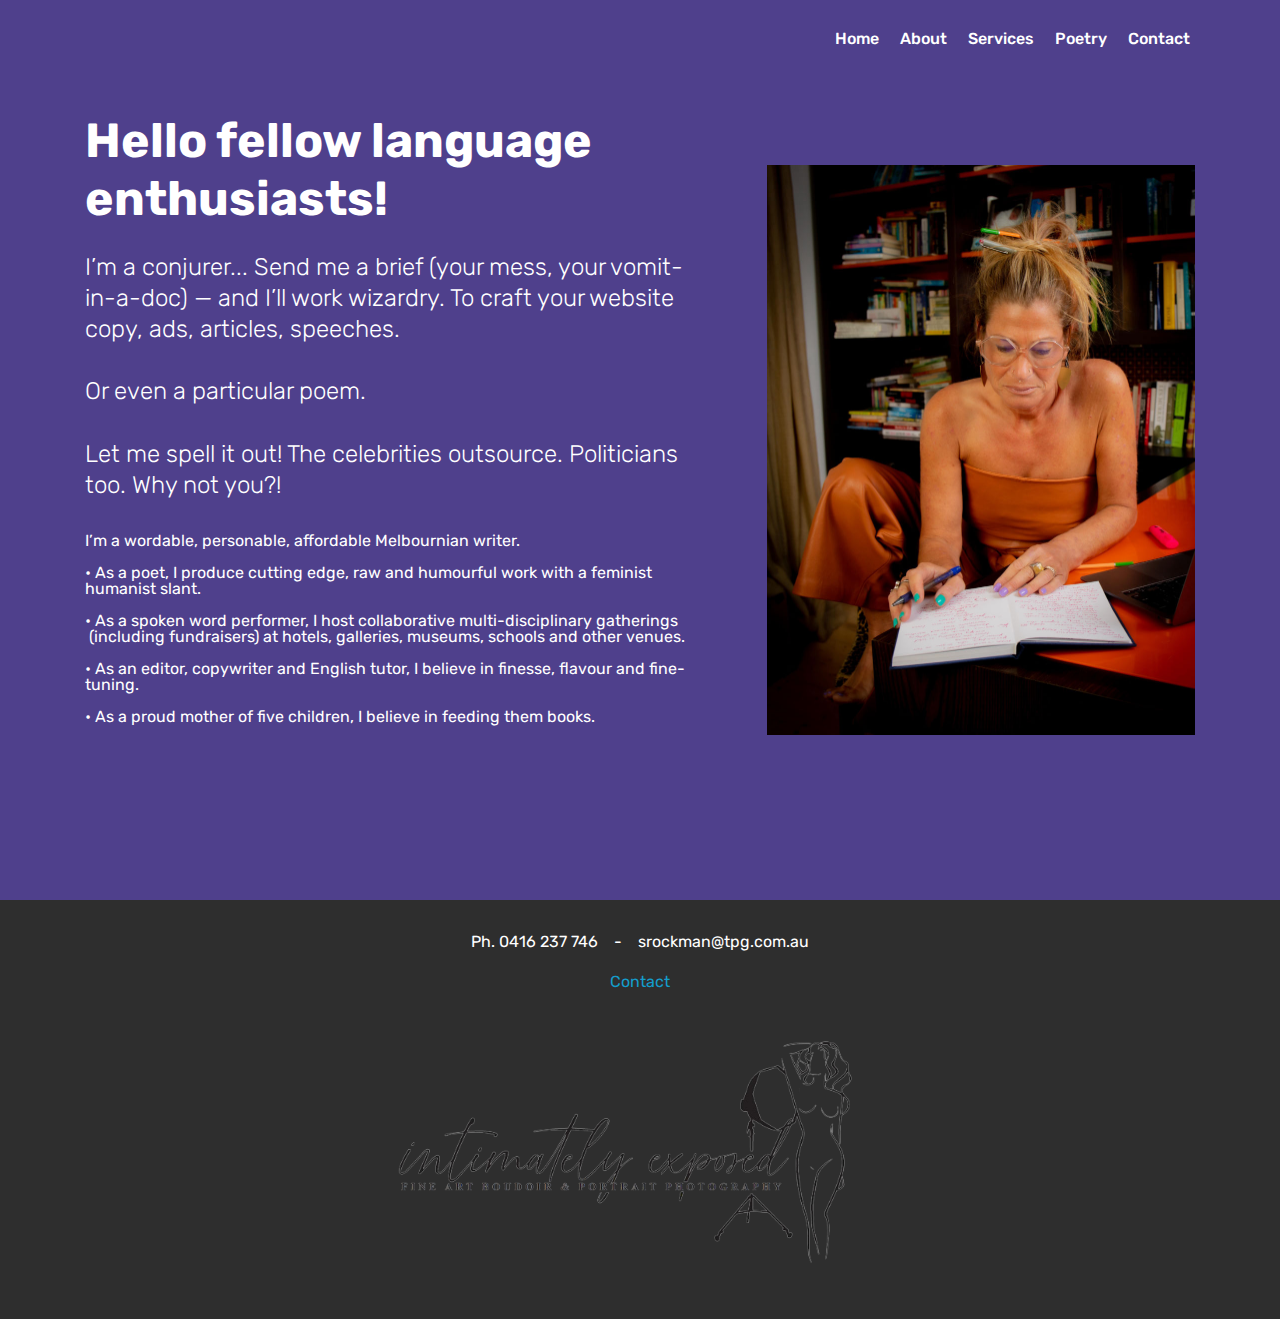
<file: index.html>
<!DOCTYPE html>
<html  >
<head>
  <!-- Site made with Mobirise Website Builder v4.12.4, https://mobirise.com -->
  <meta charset="UTF-8">
  <meta http-equiv="X-UA-Compatible" content="IE=edge">
  <meta name="generator" content="Mobirise v4.12.4, mobirise.com">
  <meta name="viewport" content="width=device-width, initial-scale=1, minimum-scale=1">
  <link rel="shortcut icon" href="assets/images/imgb6446-1-128x192.png" type="image/x-icon">
  <meta name="description" content="Commission a poem.

My pen your pocket.

Be it private, public — or peculiar:

Speeches, cards, events, billboards …

 

Let me help you">
  
  
  <title>Shoshana Rockman | Home</title>
  <link rel="stylesheet" href="assets/web/assets/mobirise-icons/mobirise-icons.css">
  <link rel="stylesheet" href="assets/bootstrap/css/bootstrap.min.css">
  <link rel="stylesheet" href="assets/bootstrap/css/bootstrap-grid.min.css">
  <link rel="stylesheet" href="assets/bootstrap/css/bootstrap-reboot.min.css">
  <link rel="stylesheet" href="assets/tether/tether.min.css">
  <link rel="stylesheet" href="assets/dropdown/css/style.css">
  <link rel="stylesheet" href="assets/theme/css/style.css">
  <link rel="preload" as="style" href="assets/mobirise/css/mbr-additional.css"><link rel="stylesheet" href="assets/mobirise/css/mbr-additional.css" type="text/css">
  
  
  
</head>
<body>
  <section class="menu cid-tB4YrmGlBD" once="menu" id="menu1-1">

    

    <nav class="navbar navbar-expand beta-menu navbar-dropdown align-items-center navbar-toggleable-sm bg-color transparent">
        <button class="navbar-toggler navbar-toggler-right" type="button" data-toggle="collapse" data-target="#navbarSupportedContent" aria-controls="navbarSupportedContent" aria-expanded="false" aria-label="Toggle navigation">
            <div class="hamburger">
                <span></span>
                <span></span>
                <span></span>
                <span></span>
            </div>
        </button>
        <div class="menu-logo">
            <div class="navbar-brand">
                
                
            </div>
        </div>
        <div class="collapse navbar-collapse" id="navbarSupportedContent">
            <ul class="navbar-nav nav-dropdown nav-right navbar-nav-top-padding" data-app-modern-menu="true"><li class="nav-item">
                    <a class="nav-link link text-white display-4" href="index.html">
                        
                        Home</a>
                </li><li class="nav-item">
                    <a class="nav-link link text-white display-4" href="about.html">
                        
                        About</a>
                </li><li class="nav-item"><a class="nav-link link text-white display-4" href="services.html">
                        
                        Services
                    </a></li><li class="nav-item"><a class="nav-link link text-white display-4" href="examples.html">
                        
                        Poetry</a></li><li class="nav-item"><a class="nav-link link text-white display-4" href="contacts.html">
                        
                        Contact</a></li></ul>
            
        </div>
    </nav>
</section>

<section class="engine"><a href="https://mobirise.info/b">create your own website</a></section><section class="header3 cid-tB4YVrbOxt mbr-fullscreen" id="header3-3">

    

    

    <div class="container">
        <div class="media-container-row">
            <div class="mbr-figure" style="width: 75%;">
                <img src="assets/images/imgb6439-1-856x1141.jpg" alt="" title="">
            </div>

            <div class="media-content">
                <h1 class="mbr-section-title mbr-white pb-3 mbr-fonts-style display-2"><strong><br></strong><strong>Hello fellow language enthusiasts!</strong></h1>
                <h3 class="mbr-section-subtitle align-left mbr-white mbr-light pb-3 mbr-fonts-style display-5">I’m a conjurer... Send me a brief (your mess, your vomit-in-a-doc) — and
 I’ll work wizardry. To craft your website copy, ads, articles, speeches.&nbsp;<br><br><div>Or even a particular poem.</div><div><br></div><div>Let me spell it out! The celebrities outsource. Politicians too. Why not you?!</div></h3>
                <div class="mbr-section-text mbr-white pb-3 ">
                    <p class="mbr-text mbr-fonts-style display-7"></p><p style="line-height: 1em;">I’m a wordable, personable, affordable Melbournian writer.<br><br>•&nbsp;As a poet, I produce cutting edge, raw and humourful work with a feminist humanist slant.
<br><br>• As a spoken word performer, I host collaborative multi-disciplinary gatherings &nbsp;(including
fundraisers) at hotels, galleries, museums, schools and other venues.<br><br>•&nbsp;As an editor, copywriter and English tutor, I believe in finesse, flavour and fine-tuning.
<br><br>•&nbsp;As a proud mother of five children, I believe in feeding them books.</p><br><br><p><em><br></em></p><p></p>
                </div>
                
            </div>
        </div>
    </div>

</section>

<section once="footers" class="cid-tBhA4CZTyk" id="footer6-e">

    

    

    <div class="container">
        <div class="media-container-row align-center mbr-white">
            <div class="col-12">
                <p class="mbr-text mb-0 mbr-fonts-style display-7"></p><p>Ph. 0416 237 746&nbsp; &nbsp; -&nbsp; &nbsp; srockman@tpg.com.au</p><p><a href="contacts.html">Contact</a></p>
                <a href="http://www.intimatelyexposed.com.au/"><img src="assets/images/photographer.png" style="width: 50%;"></a>
            </div>
        </div>
    </div>
</section>


  <script src="assets/web/assets/jquery/jquery.min.js"></script>
  <script src="assets/popper/popper.min.js"></script>
  <script src="assets/bootstrap/js/bootstrap.min.js"></script>
  <script src="assets/tether/tether.min.js"></script>
  <script src="assets/smoothscroll/smooth-scroll.js"></script>
  <script src="assets/dropdown/js/nav-dropdown.js"></script>
  <script src="assets/dropdown/js/navbar-dropdown.js"></script>
  <script src="assets/touchswipe/jquery.touch-swipe.min.js"></script>
  <script src="assets/theme/js/script.js"></script>
  
  
</body>
</html>
</file>
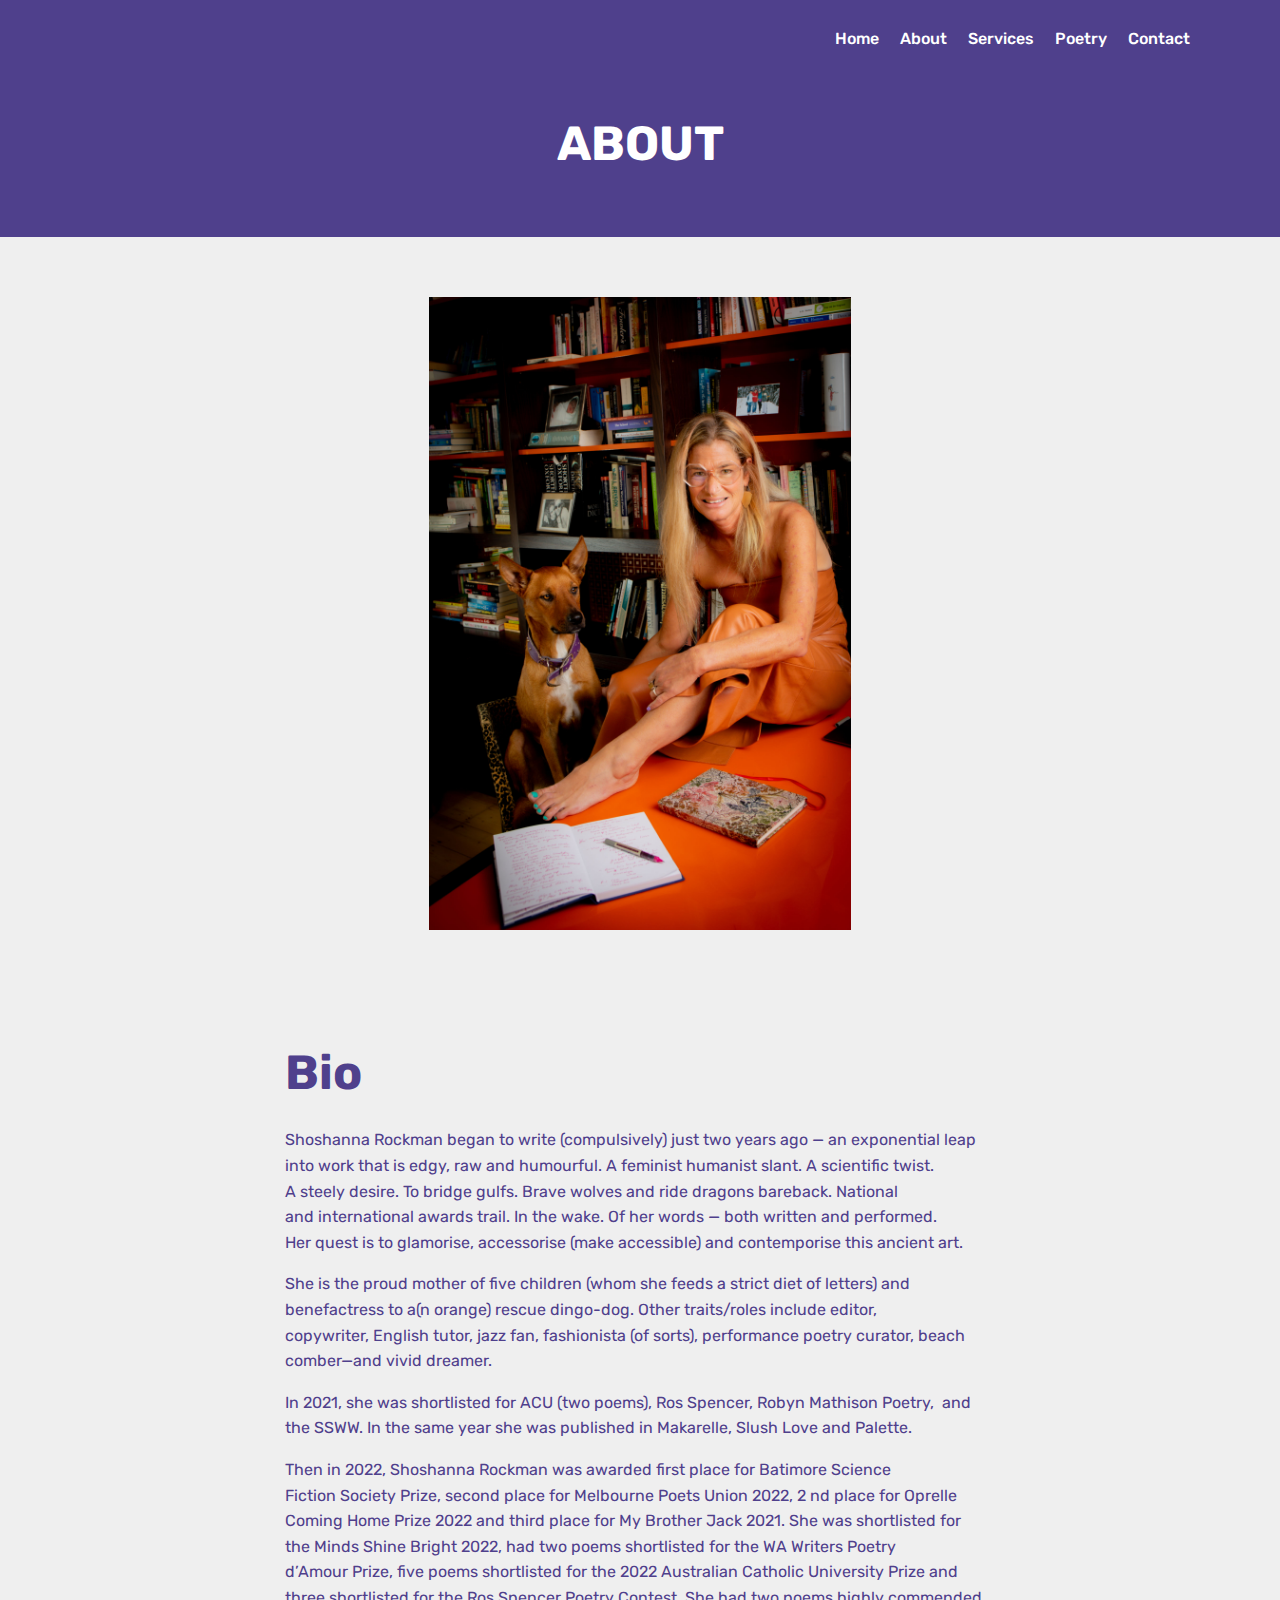
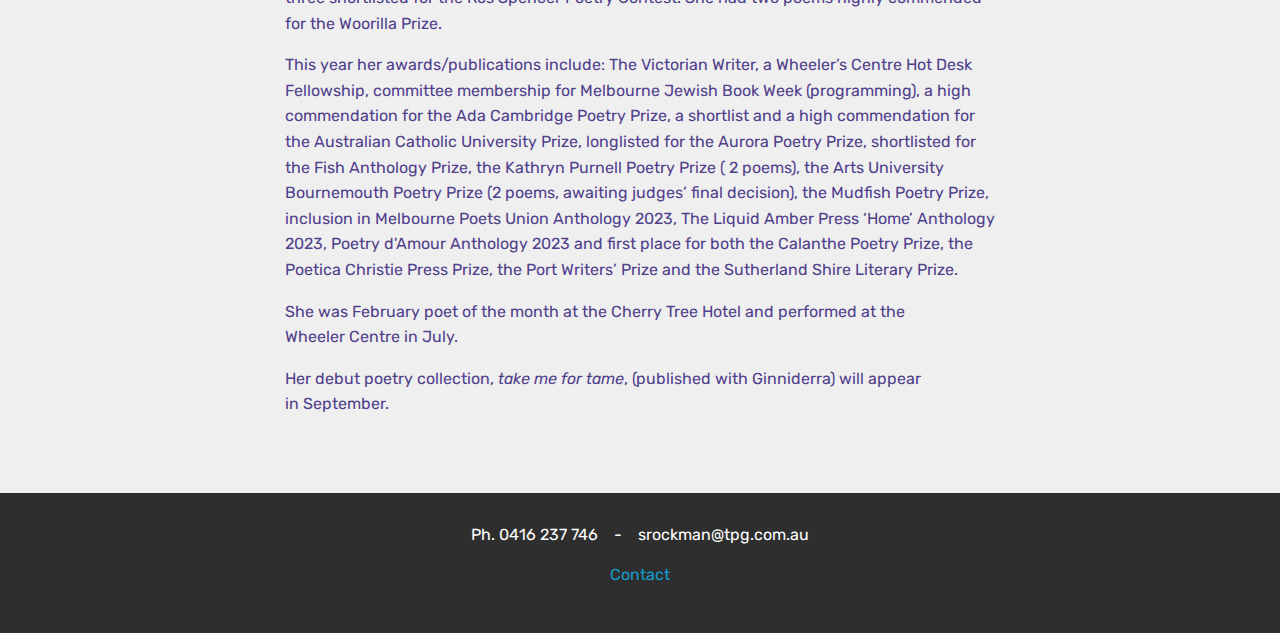
<file: about.html>
<!DOCTYPE html>
<html  >
<head>
  <!-- Site made with Mobirise Website Builder v4.12.4, https://mobirise.com -->
  <meta charset="UTF-8">
  <meta http-equiv="X-UA-Compatible" content="IE=edge">
  <meta name="generator" content="Mobirise v4.12.4, mobirise.com">
  <meta name="viewport" content="width=device-width, initial-scale=1, minimum-scale=1">
  <link rel="shortcut icon" href="assets/images/imgb6446-1-128x192.png" type="image/x-icon">
  <meta name="description" content="">
  
  
  <title>Shoshana Rockman | About</title>
  <link rel="stylesheet" href="assets/web/assets/mobirise-icons/mobirise-icons.css">
  <link rel="stylesheet" href="assets/bootstrap/css/bootstrap.min.css">
  <link rel="stylesheet" href="assets/bootstrap/css/bootstrap-grid.min.css">
  <link rel="stylesheet" href="assets/bootstrap/css/bootstrap-reboot.min.css">
  <link rel="stylesheet" href="assets/tether/tether.min.css">
  <link rel="stylesheet" href="assets/dropdown/css/style.css">
  <link rel="stylesheet" href="assets/theme/css/style.css">
  <link rel="preload" as="style" href="assets/mobirise/css/mbr-additional.css"><link rel="stylesheet" href="assets/mobirise/css/mbr-additional.css" type="text/css">
  
  
  
</head>
<body>
  <section class="menu cid-tB4YrmGlBD" once="menu" id="menu1-5">

    

    <nav class="navbar navbar-expand beta-menu navbar-dropdown align-items-center navbar-toggleable-sm bg-color transparent">
        <button class="navbar-toggler navbar-toggler-right" type="button" data-toggle="collapse" data-target="#navbarSupportedContent" aria-controls="navbarSupportedContent" aria-expanded="false" aria-label="Toggle navigation">
            <div class="hamburger">
                <span></span>
                <span></span>
                <span></span>
                <span></span>
            </div>
        </button>
        <div class="menu-logo">
            <div class="navbar-brand">
                
                
            </div>
        </div>
        <div class="collapse navbar-collapse" id="navbarSupportedContent">
            <ul class="navbar-nav nav-dropdown nav-right navbar-nav-top-padding" data-app-modern-menu="true"><li class="nav-item">
                    <a class="nav-link link text-white display-4" href="index.html">
                        
                        Home</a>
                </li><li class="nav-item">
                    <a class="nav-link link text-white display-4" href="about.html">
                        
                        About</a>
                </li><li class="nav-item"><a class="nav-link link text-white display-4" href="services.html">
                        
                        Services
                    </a></li><li class="nav-item"><a class="nav-link link text-white display-4" href="examples.html">
                        
                        Poetry</a></li><li class="nav-item"><a class="nav-link link text-white display-4" href="contacts.html">
                        
                        Contact</a></li></ul>
            
        </div>
    </nav>
</section>

<section class="engine"><a href="https://mobirise.info/t">free amp template</a></section><section class="mbr-section content4 cid-tBhEXMsxfr" id="content4-11">

    

    <div class="container">
        <div class="media-container-row">
            <div class="title col-12 col-md-8">
                <h2 class="align-center pb-3 mbr-fonts-style display-2"><strong>
                    ABOUT</strong></h2>
                
                
            </div>
        </div>
    </div>
</section>

<section class="cid-tQmIKZ9xtX" id="image3-1i">

    

    <figure class="mbr-figure container">
            <div class="image-block" style="width: 38%;">
                <img src="assets/images/about-1776x2664.jpg" width="1400" alt="" title="">
                
            </div>
    </figure>
</section>

<section class="mbr-section article content1 cid-tQPx3jEfUa" id="content1-1m">
    
     

    <div class="container">
        <div class="media-container-row">
            <div class="mbr-text col-12 mbr-fonts-style display-2 col-md-8"><p><strong>Bio</strong></p></div>
        </div>
    </div>
</section>

<section class="mbr-section article content1 cid-tQmIiHPrtX" id="content1-1h">
    
     

    <div class="container">
        <div class="media-container-row">
            <div class="mbr-text col-12 mbr-fonts-style display-7 col-md-8"><p><span style="font-size: 1rem;">Shoshanna Rockman began to write (compulsively) just two years ago — an exponential leap
</span><span style="font-size: 1rem;">into work that is edgy, raw and humourful. A feminist humanist slant. A scientific twist. A&nbsp;</span><span style="font-size: 1rem;">steely desire. To bridge gulfs. Brave wolves and ride dragons bareback. National and&nbsp;</span><span style="font-size: 1rem;">international awards trail. In the wake. Of her words — both written and performed. Her&nbsp;</span><span style="font-size: 1rem;">quest is to glamorise, accessorise (make accessible) and contemporise this ancient art.&nbsp;</span><br></p><p>She is the proud mother of five children (whom she feeds a strict diet of letters) and
<span style="font-size: 1rem;">benefactress to a(n orange) rescue dingo-dog. Other traits/roles include editor, copywriter,&nbsp;</span><span style="font-size: 1rem;">English tutor, jazz fan, fashionista (of sorts), performance poetry curator, beach comber</span><span style="font-size: 1rem;">—and vivid dreamer.&nbsp;</span></p><p>In 2021, she was shortlisted for ACU (two poems), Ros Spencer, Robyn Mathison Poetry,
&nbsp;<span style="font-size: 1rem;">and the SSWW. In the same year she was published in Makarelle, Slush Love and Palette.</span></p><p><span style="font-size: 1rem;">Then in 2022, Shoshanna Rockman was awarded first place for Batimore Science Fiction&nbsp;</span><span style="font-size: 1rem;">Society Prize, second place for Melbourne Poets Union 2022, 2 nd place for Oprelle Coming&nbsp;</span><span style="font-size: 1rem;">Home Prize 2022 and third place for My Brother Jack 2021. She was shortlisted for the&nbsp;</span><span style="font-size: 1rem;">Minds Shine Bright 2022, had two poems shortlisted for the WA Writers Poetry d’Amour&nbsp;</span><span style="font-size: 1rem;">Prize, five poems shortlisted for the 2022 Australian Catholic University Prize and three&nbsp;</span><span style="font-size: 1rem;">shortlisted for the Ros Spencer Poetry Contest. She had two poems highly commended for&nbsp;</span><span style="font-size: 1rem;">the Woorilla Prize.</span></p><p>This year her awards/publications include: The Victorian Writer, a Wheeler’s Centre Hot Desk Fellowship, committee membership for Melbourne Jewish Book Week (programming), a high commendation for the Ada Cambridge Poetry Prize, a shortlist and a high commendation for the Australian Catholic University Prize, longlisted for the Aurora Poetry Prize, shortlisted for the Fish Anthology Prize, the Kathryn Purnell Poetry Prize ( 2 poems), the Arts University Bournemouth Poetry Prize  (2 poems, awaiting judges’ final decision), the Mudfish Poetry Prize, inclusion in Melbourne Poets Union Anthology 2023, The Liquid Amber Press ‘Home’ Anthology 2023, Poetry d'Amour Anthology 2023 and first place for both the Calanthe Poetry Prize, the Poetica Christie Press Prize, the Port Writers’ Prize and the Sutherland Shire Literary Prize.</p><p>She was February poet of the month at the Cherry Tree Hotel and performed at the Wheeler&nbsp;<span style="font-size: 1rem;">Centre in July.</span></p><p>Her debut poetry collection,&nbsp;<em>take me for tame</em>,&nbsp;(published with Ginniderra) will appear in&nbsp;<span style="font-size: 1rem;">September.</span></p></div>
        </div>
    </div>
</section>

<section once="footers" class="cid-tBhA4CZTyk" id="footer6-e">

    

    

    <div class="container">
        <div class="media-container-row align-center mbr-white">
            <div class="col-12">
                <p class="mbr-text mb-0 mbr-fonts-style display-7"></p><p>Ph. 0416 237 746&nbsp; &nbsp; -&nbsp; &nbsp; srockman@tpg.com.au</p><p><a href="contacts.html">Contact</a></p>
            </div>
        </div>
    </div>
</section>


  <script src="assets/web/assets/jquery/jquery.min.js"></script>
  <script src="assets/popper/popper.min.js"></script>
  <script src="assets/bootstrap/js/bootstrap.min.js"></script>
  <script src="assets/tether/tether.min.js"></script>
  <script src="assets/smoothscroll/smooth-scroll.js"></script>
  <script src="assets/dropdown/js/nav-dropdown.js"></script>
  <script src="assets/dropdown/js/navbar-dropdown.js"></script>
  <script src="assets/touchswipe/jquery.touch-swipe.min.js"></script>
  <script src="assets/theme/js/script.js"></script>
  
  
</body>
</html>
</file>
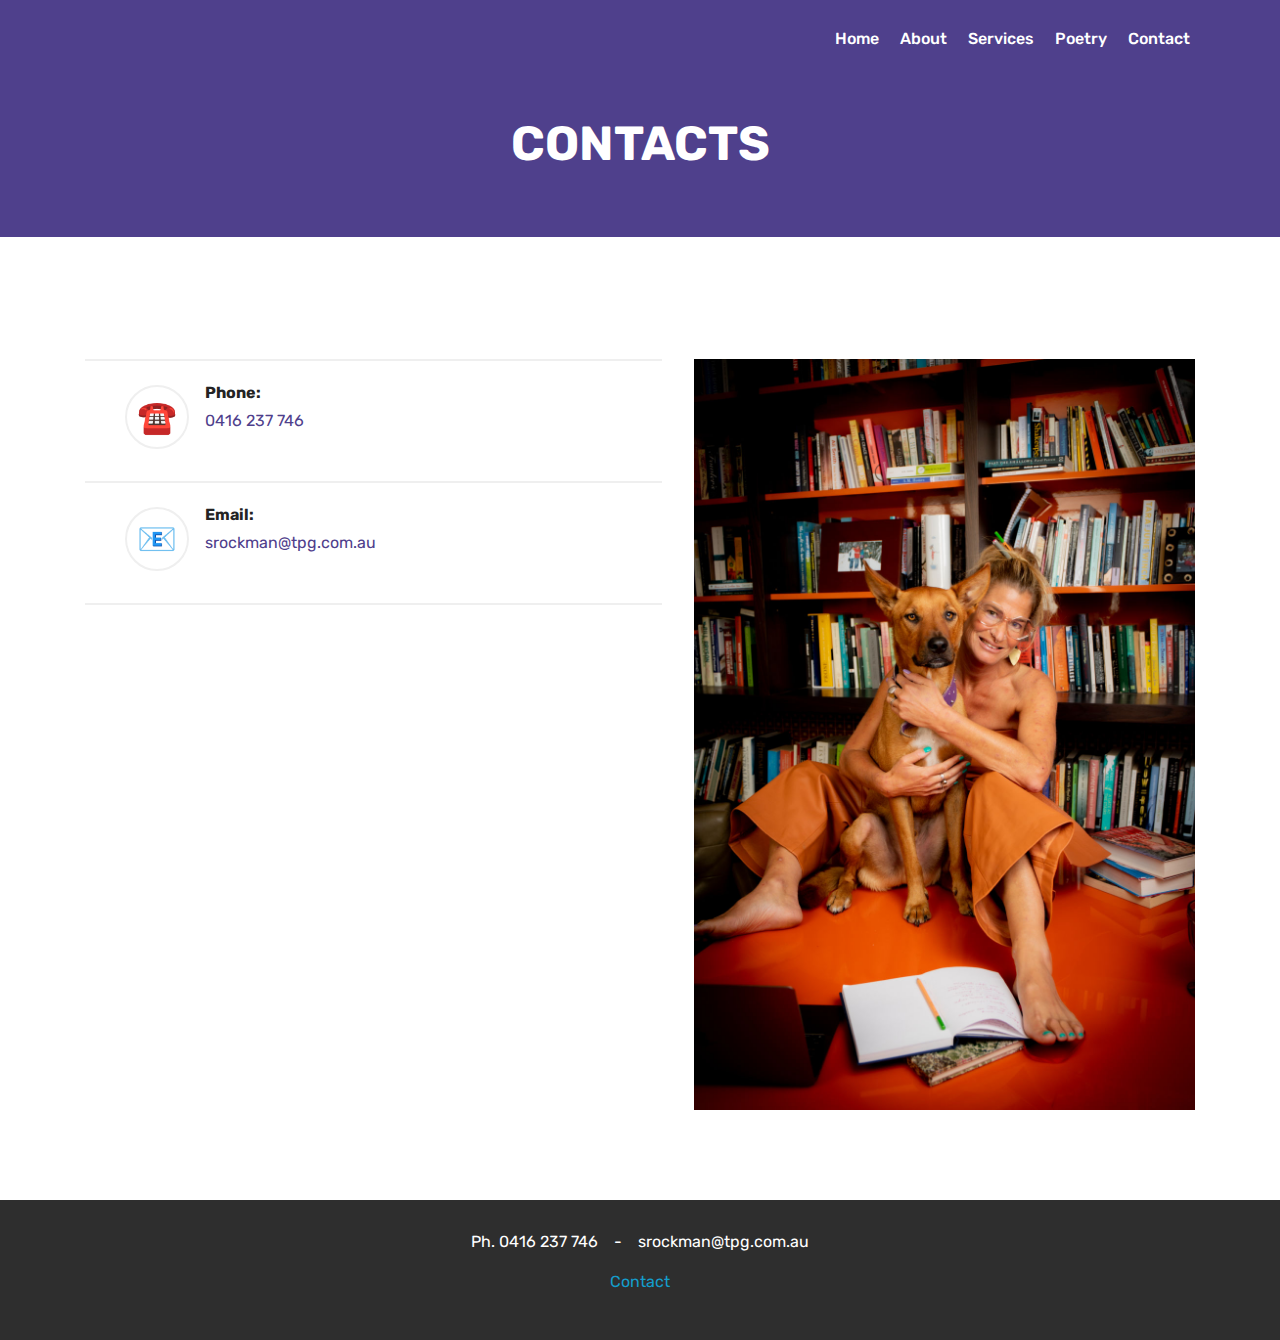
<file: contacts.html>
<!DOCTYPE html>
<html  >
<head>
  <!-- Site made with Mobirise Website Builder v4.12.4, https://mobirise.com -->
  <meta charset="UTF-8">
  <meta http-equiv="X-UA-Compatible" content="IE=edge">
  <meta name="generator" content="Mobirise v4.12.4, mobirise.com">
  <meta name="viewport" content="width=device-width, initial-scale=1, minimum-scale=1">
  <link rel="shortcut icon" href="assets/images/imgb6446-1-128x192.png" type="image/x-icon">
  <meta name="description" content="">
  
  
  <title>Shoshana Rockman | Contact</title>
  <link rel="stylesheet" href="assets/web/assets/mobirise-icons/mobirise-icons.css">
  <link rel="stylesheet" href="assets/bootstrap/css/bootstrap.min.css">
  <link rel="stylesheet" href="assets/bootstrap/css/bootstrap-grid.min.css">
  <link rel="stylesheet" href="assets/bootstrap/css/bootstrap-reboot.min.css">
  <link rel="stylesheet" href="assets/tether/tether.min.css">
  <link rel="stylesheet" href="assets/dropdown/css/style.css">
  <link rel="stylesheet" href="assets/theme/css/style.css">
  <link rel="preload" as="style" href="assets/mobirise/css/mbr-additional.css"><link rel="stylesheet" href="assets/mobirise/css/mbr-additional.css" type="text/css">
  
  
  
</head>
<body>
  <section class="menu cid-tB4YrmGlBD" once="menu" id="menu1-r">

    

    <nav class="navbar navbar-expand beta-menu navbar-dropdown align-items-center navbar-toggleable-sm bg-color transparent">
        <button class="navbar-toggler navbar-toggler-right" type="button" data-toggle="collapse" data-target="#navbarSupportedContent" aria-controls="navbarSupportedContent" aria-expanded="false" aria-label="Toggle navigation">
            <div class="hamburger">
                <span></span>
                <span></span>
                <span></span>
                <span></span>
            </div>
        </button>
        <div class="menu-logo">
            <div class="navbar-brand">
                
                
            </div>
        </div>
        <div class="collapse navbar-collapse" id="navbarSupportedContent">
            <ul class="navbar-nav nav-dropdown nav-right navbar-nav-top-padding" data-app-modern-menu="true"><li class="nav-item">
                    <a class="nav-link link text-white display-4" href="index.html">
                        
                        Home</a>
                </li><li class="nav-item">
                    <a class="nav-link link text-white display-4" href="about.html">
                        
                        About</a>
                </li><li class="nav-item"><a class="nav-link link text-white display-4" href="services.html">
                        
                        Services
                    </a></li><li class="nav-item"><a class="nav-link link text-white display-4" href="examples.html">
                        
                        Poetry</a></li><li class="nav-item"><a class="nav-link link text-white display-4" href="contacts.html">
                        
                        Contact</a></li></ul>
            
        </div>
    </nav>
</section>

<section class="engine"><a href="https://mobirise.info/y">free html site templates</a></section><section class="mbr-section content4 cid-tBhDGYOJsy" id="content4-w">

    

    <div class="container">
        <div class="media-container-row">
            <div class="title col-12 col-md-8">
                <h2 class="align-center pb-3 mbr-fonts-style display-2"><strong>
                    CONTACTS</strong></h2>
                
                
            </div>
        </div>
    </div>
</section>

<section class="counters4 counters cid-tBXzNd9aFK" id="counters4-1d">

    

    

    <div class="container pt-4 mt-2">
        
        
        <div class="media-container-row">
            <div class="media-block m-auto" style="width: 48%;">
                <div class="mbr-figure">
                    <img src="assets/images/contact-1024x1536.jpg" alt="" title="">
                </div>
            </div>
            <div class="cards-block">
                <div class="cards-container">
                    <div class="card px-3 align-left col-12">
                        <div class="panel-item p-4 d-flex align-items-start">
                            <div class="card-img pr-3">
                                <h3 class="img-text d-flex align-items-center justify-content-center">☎️</h3>
                            </div>
                            <div class="card-text">
                                <h4 class="mbr-content-title mbr-bold mbr-fonts-style display-7">Phone:</h4>
                                <p class="mbr-content-text mbr-fonts-style display-7">
                                    <a href="tel:+61-416-237746" class="text-info">0416 237 746</a></p>
                            </div>
                        </div>
                    </div>
                    <div class="card px-3 align-left col-12">
                        <div class="panel-item p-4 d-flex align-items-start">
                            <div class="card-img pr-3">
                                <h3 class="img-text d-flex align-items-center justify-content-center">📧</h3>
                            </div>
                            <div class="card-text">
                                <h4 class="mbr-content-title mbr-bold mbr-fonts-style display-7">Email:</h4>
                                <p class="mbr-content-text mbr-fonts-style display-7">
                                    <a href="mailto:srockman@tpg.com.au" class="text-info">srockman@tpg.com.au</a></p>
                            </div>
                        </div>
                    </div>
                    
                    
                </div>
            </div>
        </div>
    </div>
</section>

<section once="footers" class="cid-tBhA4CZTyk" id="footer6-s">

    

    

    <div class="container">
        <div class="media-container-row align-center mbr-white">
            <div class="col-12">
                <p class="mbr-text mb-0 mbr-fonts-style display-7"></p><p>Ph. 0416 237 746&nbsp; &nbsp; -&nbsp; &nbsp; srockman@tpg.com.au</p><p><a href="contacts.html">Contact</a></p>
            </div>
        </div>
    </div>
</section>


  <script src="assets/web/assets/jquery/jquery.min.js"></script>
  <script src="assets/popper/popper.min.js"></script>
  <script src="assets/bootstrap/js/bootstrap.min.js"></script>
  <script src="assets/tether/tether.min.js"></script>
  <script src="assets/smoothscroll/smooth-scroll.js"></script>
  <script src="assets/dropdown/js/nav-dropdown.js"></script>
  <script src="assets/dropdown/js/navbar-dropdown.js"></script>
  <script src="assets/touchswipe/jquery.touch-swipe.min.js"></script>
  <script src="assets/viewportchecker/jquery.viewportchecker.js"></script>
  <script src="assets/theme/js/script.js"></script>
  
  
</body>
</html>
</file>
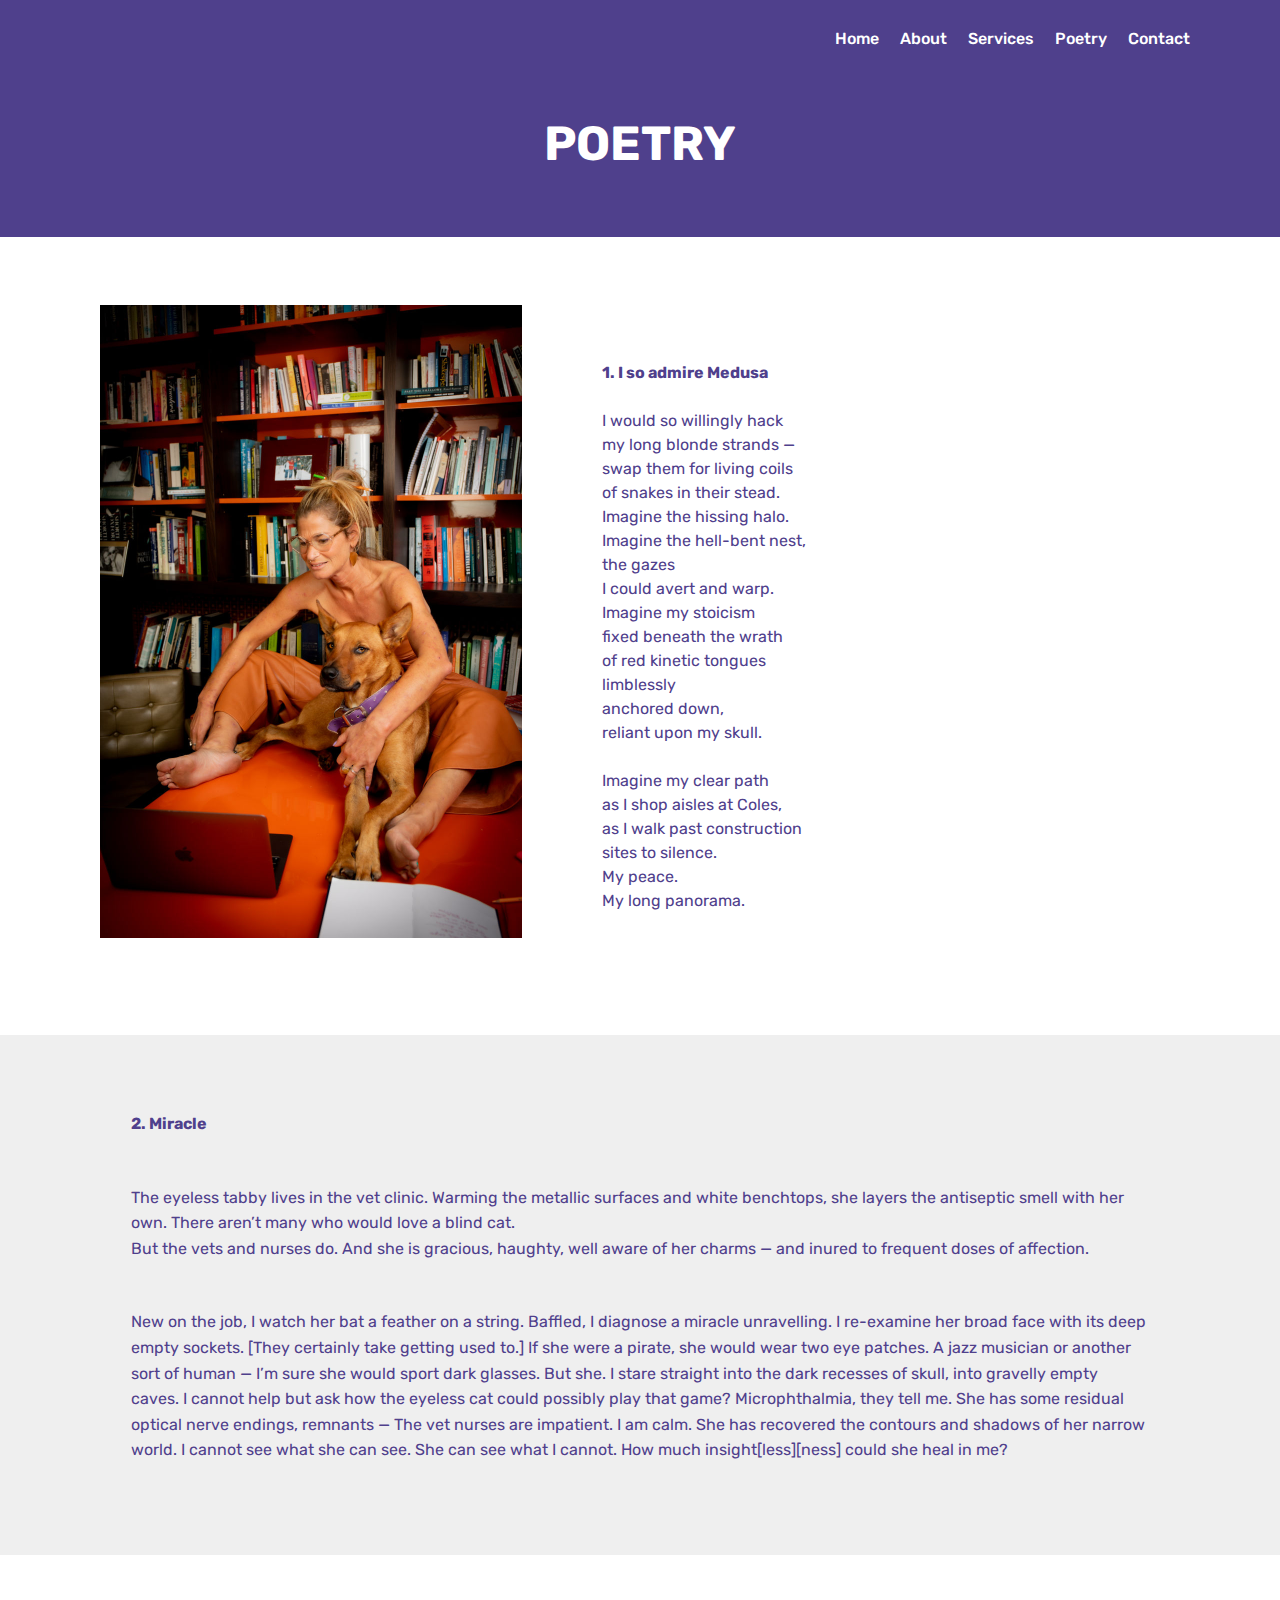
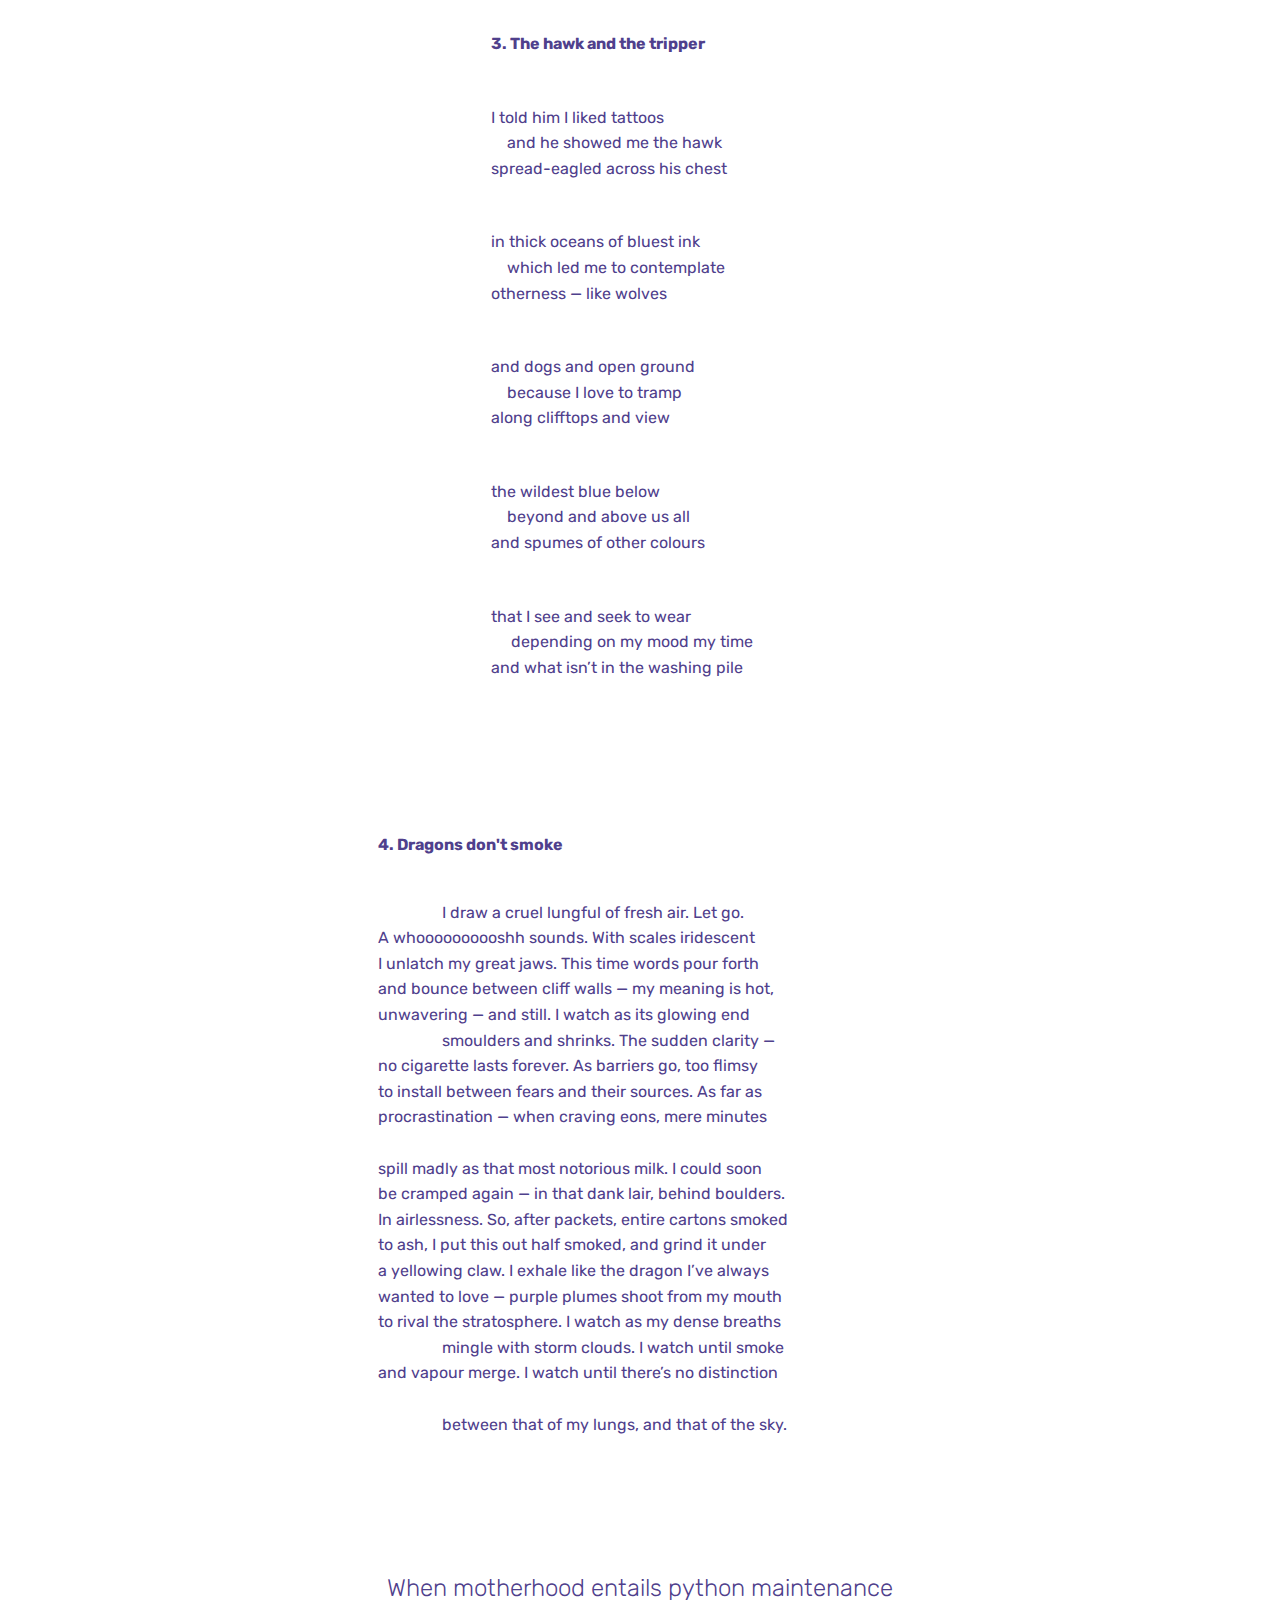
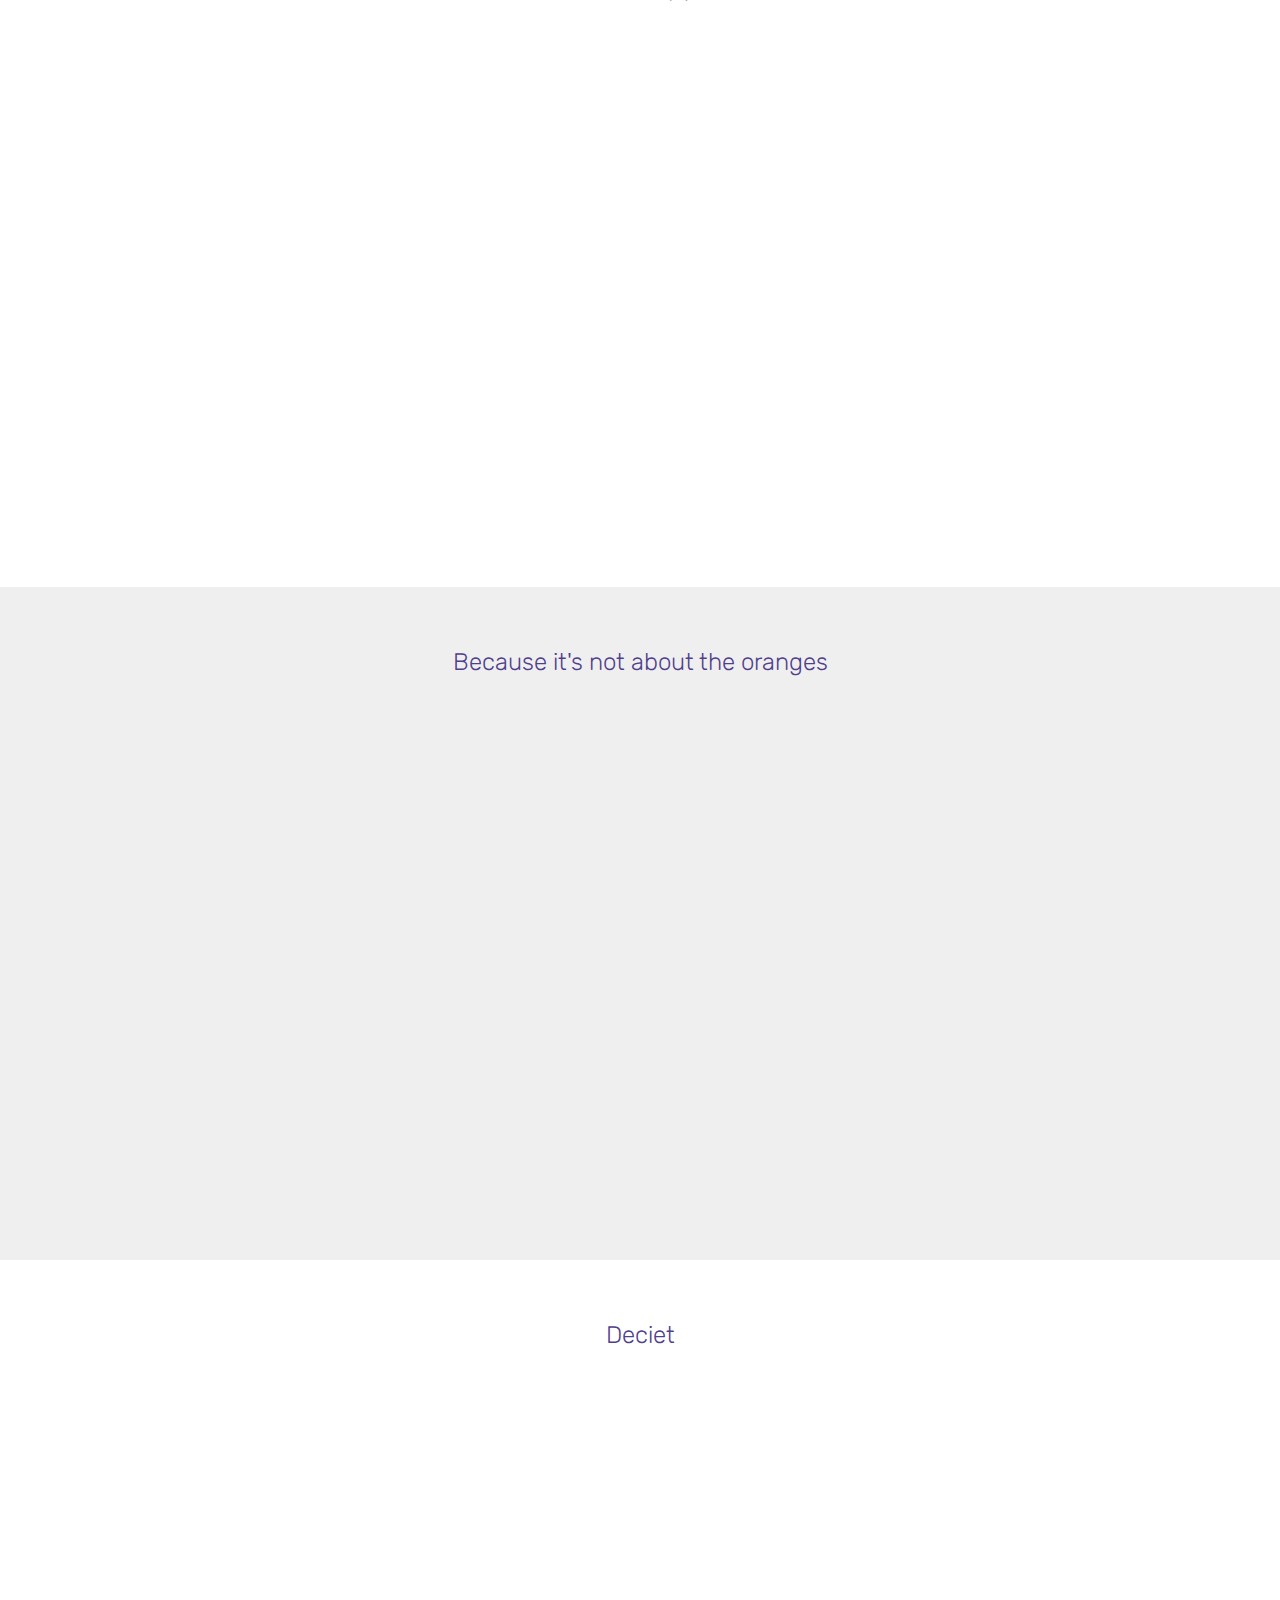
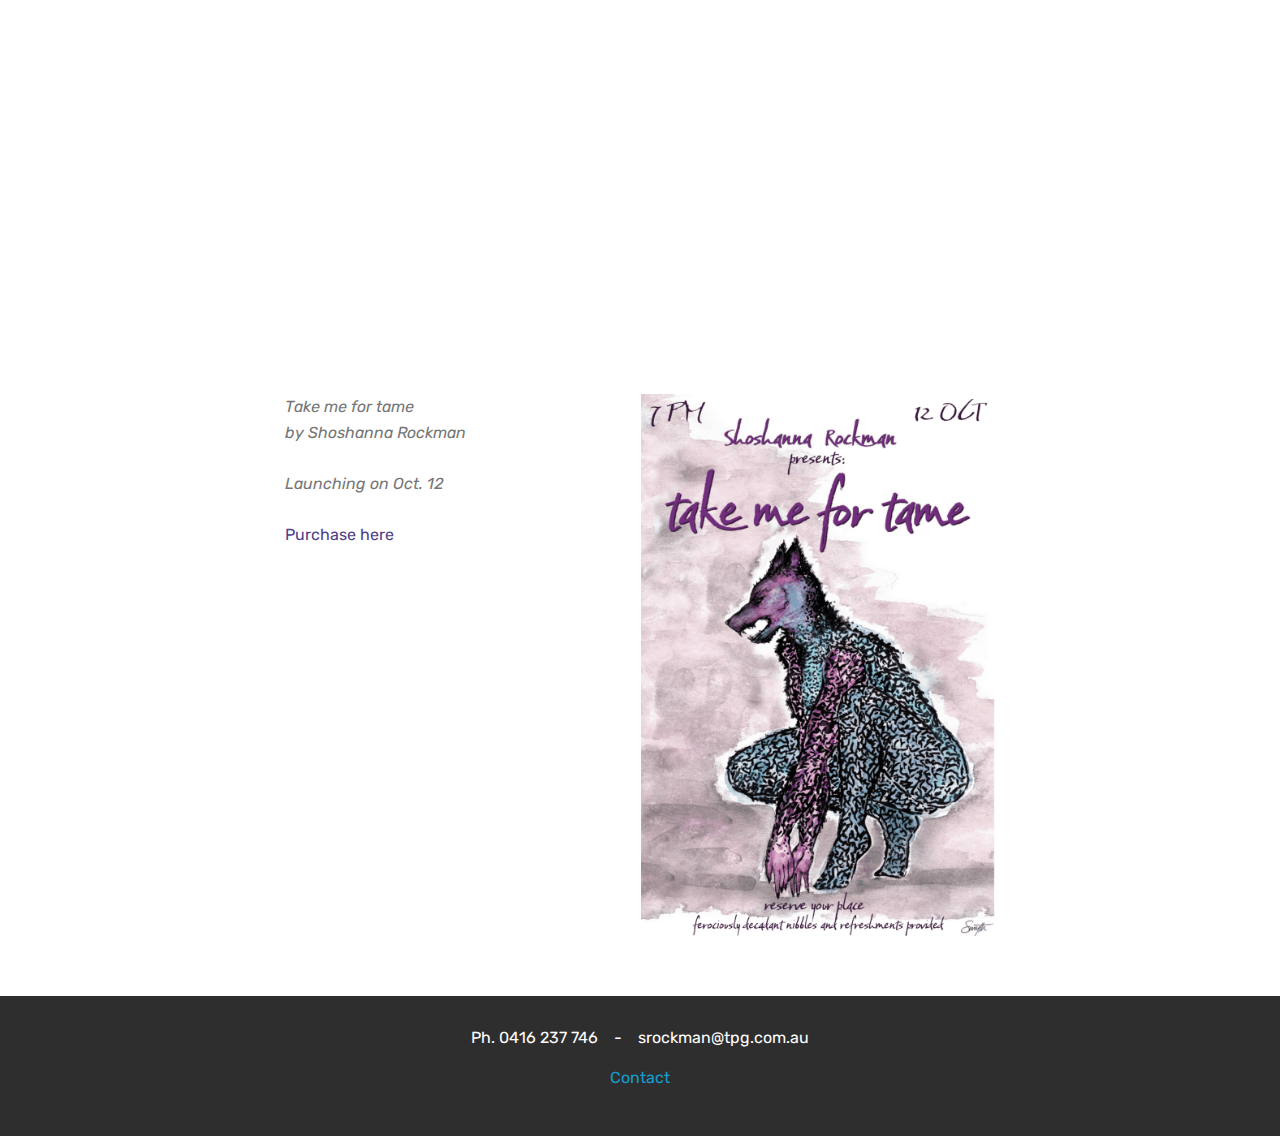
<file: examples.html>
<!DOCTYPE html>
<html  >
<head>
  <!-- Site made with Mobirise Website Builder v4.12.4, https://mobirise.com -->
  <meta charset="UTF-8">
  <meta http-equiv="X-UA-Compatible" content="IE=edge">
  <meta name="generator" content="Mobirise v4.12.4, mobirise.com">
  <meta name="viewport" content="width=device-width, initial-scale=1, minimum-scale=1">
  <link rel="shortcut icon" href="assets/images/imgb6446-1-128x192.png" type="image/x-icon">
  <meta name="description" content="">
  
  
  <title>Shoshana Rockman | Poetry</title>
  <link rel="stylesheet" href="assets/web/assets/mobirise-icons/mobirise-icons.css">
  <link rel="stylesheet" href="assets/bootstrap/css/bootstrap.min.css">
  <link rel="stylesheet" href="assets/bootstrap/css/bootstrap-grid.min.css">
  <link rel="stylesheet" href="assets/bootstrap/css/bootstrap-reboot.min.css">
  <link rel="stylesheet" href="assets/tether/tether.min.css">
  <link rel="stylesheet" href="assets/dropdown/css/style.css">
  <link rel="stylesheet" href="assets/theme/css/style.css">
  <link rel="preload" as="style" href="assets/mobirise/css/mbr-additional.css"><link rel="stylesheet" href="assets/mobirise/css/mbr-additional.css" type="text/css">
  
  
  
</head>
<body>
  <section class="menu cid-tB4YrmGlBD" once="menu" id="menu1-j">

    

    <nav class="navbar navbar-expand beta-menu navbar-dropdown align-items-center navbar-toggleable-sm bg-color transparent">
        <button class="navbar-toggler navbar-toggler-right" type="button" data-toggle="collapse" data-target="#navbarSupportedContent" aria-controls="navbarSupportedContent" aria-expanded="false" aria-label="Toggle navigation">
            <div class="hamburger">
                <span></span>
                <span></span>
                <span></span>
                <span></span>
            </div>
        </button>
        <div class="menu-logo">
            <div class="navbar-brand">
                
                
            </div>
        </div>
        <div class="collapse navbar-collapse" id="navbarSupportedContent">
            <ul class="navbar-nav nav-dropdown nav-right navbar-nav-top-padding" data-app-modern-menu="true"><li class="nav-item">
                    <a class="nav-link link text-white display-4" href="index.html">
                        
                        Home</a>
                </li><li class="nav-item">
                    <a class="nav-link link text-white display-4" href="about.html">
                        
                        About</a>
                </li><li class="nav-item"><a class="nav-link link text-white display-4" href="services.html">
                        
                        Services
                    </a></li><li class="nav-item"><a class="nav-link link text-white display-4" href="examples.html">
                        
                        Poetry</a></li><li class="nav-item"><a class="nav-link link text-white display-4" href="contacts.html">
                        
                        Contact</a></li></ul>
            
        </div>
    </nav>
</section>

<section class="engine"><a href="https://mobirise.info/z">best css templates</a></section><section class="mbr-section content4 cid-tBhBhHNtcZ" id="content4-o">

    

    <div class="container">
        <div class="media-container-row">
            <div class="title col-12 col-md-8">
                <h2 class="align-center pb-3 mbr-fonts-style display-2"><strong>
                    POETRY</strong></h2>
                
                
            </div>
        </div>
    </div>
</section>

<section class="features11 cid-tBhB85zWuF" id="features11-l">

    

    

    <div class="container">   
        <div class="col-md-12">
            <div class="media-container-row">
                <div class="mbr-figure m-auto" style="width: 45%;">
                    <img src="assets/images/poems-844x1266.jpg" alt="" title="">
                </div>
                <div class=" align-left aside-content">
                    
                    <div class="mbr-section-text">
                        
                    </div>

                    <div class="block-content">
                        <div class="card p-3 pr-3">
                            <div class="media">
                                     
                                <div class="media-body">
                                    
                                </div>
                            </div>                

                            <div class="card-box">
                                <p class="block-text mbr-fonts-style display-7"><strong><br></strong><br><strong>1. I so admire Medusa</strong><br><br>I would so willingly hack
<br>my long blonde strands —
<br>swap them for living coils
<br>of snakes in their stead.
<br>Imagine the hissing halo.
<br>Imagine the hell-bent nest,
<br>the gazes
<br>I could avert and warp.
<br>Imagine my stoicism
<br>fixed beneath the wrath
<br>of red kinetic tongues
<br>limblessly
<br>anchored down,
<br>reliant upon my skull.
<br>
<br>Imagine my clear path
<br>as I shop aisles at Coles,
<br>as I walk past construction
<br>sites to silence.
<br>My peace.
<br>My long panorama.</p>
                            </div>
                        </div>

                        
                    </div>
                </div>
            </div>
        </div> 
    </div>          
</section>

<section class="mbr-section article content14 cid-tBXxRzpQV7" id="content14-1a">
      
     

    <div class="container">
        <div class="media-container-row">
            <div class="row col-12 col-md-12">
                <div class="col-12 mbr-text mbr-fonts-style col-md-12 display-7">
                     <p class="p-3"><strong>2. Miracle</strong></p><p class="p-3">The eyeless tabby lives in the vet clinic. Warming the metallic surfaces and white benchtops, she layers the antiseptic smell with her own. There aren’t many who would love a blind cat.
<br><span style="font-size: 1rem;">But the vets and nurses do. And she is gracious, haughty, well aware of her charms — and inured to frequent doses of affection.&nbsp;</span></p><p class="p-3">New on the job, I watch her bat a feather on a string. Baffled, I diagnose a miracle unravelling. I re-examine her broad face with its deep empty sockets. [They certainly take getting used to.] If she were a pirate, she would wear two eye patches. A jazz musician or another sort of human — I’m sure she would sport dark glasses. But she. I stare straight into the dark recesses of skull, into gravelly empty caves. I cannot help but ask how the eyeless cat could possibly play that game? Microphthalmia, they tell me. She has some residual optical nerve endings, remnants — The vet nurses are impatient. I am calm. She has recovered the contours and shadows of her narrow world. I cannot see what she can see. She can see what I cannot. How much insight[less][ness] could she heal in me? 
</p>
                </div>
                
                
            </div>
        </div>
    </div>
</section>

<section class="mbr-section article content14 cid-tQmLS6tiN7" id="content14-1k">
      
     

    <div class="container">
        <div class="media-container-row">
            <div class="row col-12 col-md-12">
                <div class="col-12 mbr-text mbr-fonts-style col-md-4 display-7">&nbsp;</div>
                <div class="col-12 mbr-text mbr-fonts-style display-7 col-md-4">
                     <p class="p-3"><strong>3. The hawk and the tripper
</strong></p><p class="p-3">I told him I liked tattoos
&nbsp;&nbsp;&nbsp;&nbsp;&nbsp;&nbsp;&nbsp;&nbsp;&nbsp;&nbsp;&nbsp;&nbsp;<br>&nbsp; &nbsp;&nbsp;<span style="font-size: 1rem;">and he showed me the hawk&nbsp;<br></span><span style="font-size: 1rem;">spread-eagled across his chest&nbsp;</span></p><p class="p-3">in thick oceans of bluest ink
<br><span style="font-size: 1rem;">&nbsp;</span>&nbsp;&nbsp;&nbsp;<span style="font-size: 1rem;">which led me to contemplate&nbsp;<br></span><span style="font-size: 1rem;">otherness — like wolves&nbsp;</span></p><p class="p-3"><span style="font-size: 1rem;">and dogs and open ground&nbsp;<br></span>&nbsp; &nbsp;&nbsp;<span style="font-size: 1rem;">because I love to tramp&nbsp;<br></span><span style="font-size: 1rem;">along clifftops and view&nbsp;</span></p><p class="p-3">
<span style="font-size: 1rem;">the wildest blue below&nbsp;<br></span><span style="font-size: 1rem;">&nbsp;</span>&nbsp; &nbsp;<span style="font-size: 1rem;">beyond and above us all&nbsp;<br></span><span style="font-size: 1rem;">and spumes of other colours&nbsp;</span></p><p class="p-3">
<span style="font-size: 1rem;">that I see and seek to wear&nbsp;<br></span><span style="font-size: 1rem;">&nbsp;</span>&nbsp;&nbsp;&nbsp;&nbsp;<span style="font-size: 1rem;">depending on my mood my time&nbsp;<br></span><span style="font-size: 1rem;">and what isn’t in the washing pile</span></p>
                </div>
                <div class="col-12 col-md-4 mbr-text mbr-fonts-style display-7">
                     <p class="p-3">&nbsp;</p>
                </div>
            </div>
        </div>
    </div>
</section>

<section class="mbr-section article content1 cid-tQPyySidaZ" id="content1-1o">
    
     

    <div class="container">
        <div class="media-container-row">
            <div class="mbr-text col-12 mbr-fonts-style display-7 col-md-6"><p><strong>4. Dragons don't smoke<br><br></strong></p><p>&nbsp;&nbsp;&nbsp;&nbsp;&nbsp;&nbsp;&nbsp;&nbsp;&nbsp;&nbsp;&nbsp;&nbsp;&nbsp;&nbsp;&nbsp;&nbsp;I draw a cruel lungful of fresh air. Let go.
<br><span style="font-size: 1rem;">A whoooooooooshh sounds. With scales iridescent&nbsp;<br></span><span style="font-size: 1rem;">I unlatch my great jaws. This time words pour forth&nbsp;<br></span><span style="font-size: 1rem;">and bounce between cliff walls — my meaning is hot,&nbsp;<br></span><span style="font-size: 1rem;">unwavering — and still. I watch as its glowing end&nbsp;<br></span>&nbsp;&nbsp;&nbsp;&nbsp;&nbsp;&nbsp;&nbsp;&nbsp;&nbsp;&nbsp;&nbsp;&nbsp;&nbsp;&nbsp;&nbsp;&nbsp;<span style="font-size: 1rem;">smoulders and shrinks. The sudden clarity —&nbsp;<br></span><span style="font-size: 1rem;">no cigarette lasts forever. As barriers go, too flimsy&nbsp;<br></span><span style="font-size: 1rem;">to install between fears and their sources. As far as&nbsp;<br></span><span style="font-size: 1rem;">procrastination — when craving eons, mere minutes&nbsp;<br></span><span style="font-size: 1rem;"><br>spill madly as that most notorious milk. I could soon&nbsp;<br></span><span style="font-size: 1rem;">be cramped again — in that dank lair, behind boulders.&nbsp;<br></span><span style="font-size: 1rem;">In airlessness. So, after packets, entire cartons smoked&nbsp;<br></span><span style="font-size: 1rem;">to ash, I put this out half smoked, and grind it under&nbsp;<br></span><span style="font-size: 1rem;">a yellowing claw. I exhale like the dragon I’ve always&nbsp;<br></span><span style="font-size: 1rem;">wanted to love — purple plumes shoot from my mouth&nbsp;<br></span><span style="font-size: 1rem;">to rival the stratosphere. I watch as my dense breaths&nbsp;<br></span>&nbsp;&nbsp;&nbsp;&nbsp;&nbsp;&nbsp;&nbsp;&nbsp;&nbsp;&nbsp;&nbsp;&nbsp;&nbsp;&nbsp;&nbsp;&nbsp;<span style="font-size: 1rem;">mingle with storm clouds. I watch until smoke&nbsp;<br></span><span style="font-size: 1rem;">and vapour merge. I watch until there’s no distinction&nbsp;<br></span>&nbsp;&nbsp;&nbsp;&nbsp;<span style="font-size: 1rem;"><br>&nbsp;</span>&nbsp;&nbsp;&nbsp;&nbsp;&nbsp;&nbsp;&nbsp;&nbsp;&nbsp;&nbsp;&nbsp;&nbsp;&nbsp;&nbsp;&nbsp;<span style="font-size: 1rem;">between that of my lungs, and that of the sky.</span></p></div>
        </div>
    </div>
</section>

<section class="mbr-section content4 cid-tQmNnbg4Fn" id="content4-1l">

    

    <div class="container">
        <div class="media-container-row">
            <div class="title col-12 col-md-8">
                
                <h3 class="mbr-section-subtitle align-center mbr-light mbr-fonts-style display-5">When motherhood entails python maintenance</h3>
                
            </div>
        </div>
    </div>
</section>

<section class="cid-tQmGyAsMzL" id="video3-1g">

    
    
    <figure class="mbr-figure align-center container">
        <div class="video-block" style="width: 80%;">
            <div><iframe class="mbr-embedded-video" src="https://www.youtube.com/embed/bb3-8Izxocs?rel=0&amp;amp;showinfo=0&amp;autoplay=0&amp;loop=0" width="1280" height="720" frameborder="0" allowfullscreen></iframe></div>
        </div>
    </figure>
</section>

<section class="mbr-section content4 cid-tQPD0Qivd8" id="content4-1p">

    

    <div class="container">
        <div class="media-container-row">
            <div class="title col-12 col-md-8">
                
                <h3 class="mbr-section-subtitle align-center mbr-light mbr-fonts-style display-5">Because it's not about the oranges</h3>
                
            </div>
        </div>
    </div>
</section>

<section class="cid-tQPD1vlxKr" id="video3-1q">

    
    
    <figure class="mbr-figure align-center container">
        <div class="video-block" style="width: 80%;">
            <div><iframe class="mbr-embedded-video" src="https://www.youtube.com/embed/ph69X4MMYrE?rel=0&amp;amp;showinfo=0&amp;autoplay=0&amp;loop=0" width="1280" height="720" frameborder="0" allowfullscreen></iframe></div>
        </div>
    </figure>
</section>

<section class="mbr-section content4 cid-tQPD2o53T7" id="content4-1r">

    

    <div class="container">
        <div class="media-container-row">
            <div class="title col-12 col-md-8">
                
                <h3 class="mbr-section-subtitle align-center mbr-light mbr-fonts-style display-5">Deciet</h3>
                
            </div>
        </div>
    </div>
</section>

<section class="cid-tQPD2Y5xOC" id="video3-1s">

    
    
    <figure class="mbr-figure align-center container">
        <div class="video-block" style="width: 80%;">
            <div><iframe class="mbr-embedded-video" src="https://www.youtube.com/embed/Olu-w44AGUk?rel=0&amp;amp;showinfo=0&amp;autoplay=0&amp;loop=0" width="1280" height="720" frameborder="0" allowfullscreen></iframe></div>
        </div>
    </figure>
</section>

<section class="mbr-section content6 cid-tQPF4qypi8" id="content6-1t">
    
     
    
    <div class="container">
        <div class="media-container-row">
            <div class="col-12 col-md-8">
                <div class="media-container-row">
                    <div class="mbr-figure" style="width: 130%;">
                      <img src="assets/images/take-me-for-tame-book-launch-invite-1-436x668.png" alt="" title="">  
                    </div>
                    <div class="media-content">
                        <div class="mbr-section-text">
                            <p class="mbr-text mb-0 mbr-fonts-style display-7"><em>Take me for tame</em><br><em>by Shoshanna Rockman</em><br><br><em>Launching on Oct. 12</em><br><br><em><a href="https://www.ginninderrapress.com.au/store.php?product/page/3029/Shoshanna+Rockman+/+take+me+for+tame" class="text-info">Purchase here</a></em></p>
                        </div>
                    </div>
                </div>
            </div>
        </div>
    </div>
</section>

<section once="footers" class="cid-tBhA4CZTyk" id="footer6-k">

    

    

    <div class="container">
        <div class="media-container-row align-center mbr-white">
            <div class="col-12">
                <p class="mbr-text mb-0 mbr-fonts-style display-7"></p><p>Ph. 0416 237 746&nbsp; &nbsp; -&nbsp; &nbsp; srockman@tpg.com.au</p><p><a href="contacts.html">Contact</a></p>
            </div>
        </div>
    </div>
</section>


  <script src="assets/web/assets/jquery/jquery.min.js"></script>
  <script src="assets/popper/popper.min.js"></script>
  <script src="assets/bootstrap/js/bootstrap.min.js"></script>
  <script src="assets/tether/tether.min.js"></script>
  <script src="assets/smoothscroll/smooth-scroll.js"></script>
  <script src="assets/dropdown/js/nav-dropdown.js"></script>
  <script src="assets/dropdown/js/navbar-dropdown.js"></script>
  <script src="assets/touchswipe/jquery.touch-swipe.min.js"></script>
  <script src="assets/theme/js/script.js"></script>
  
  
</body>
</html>
</file>
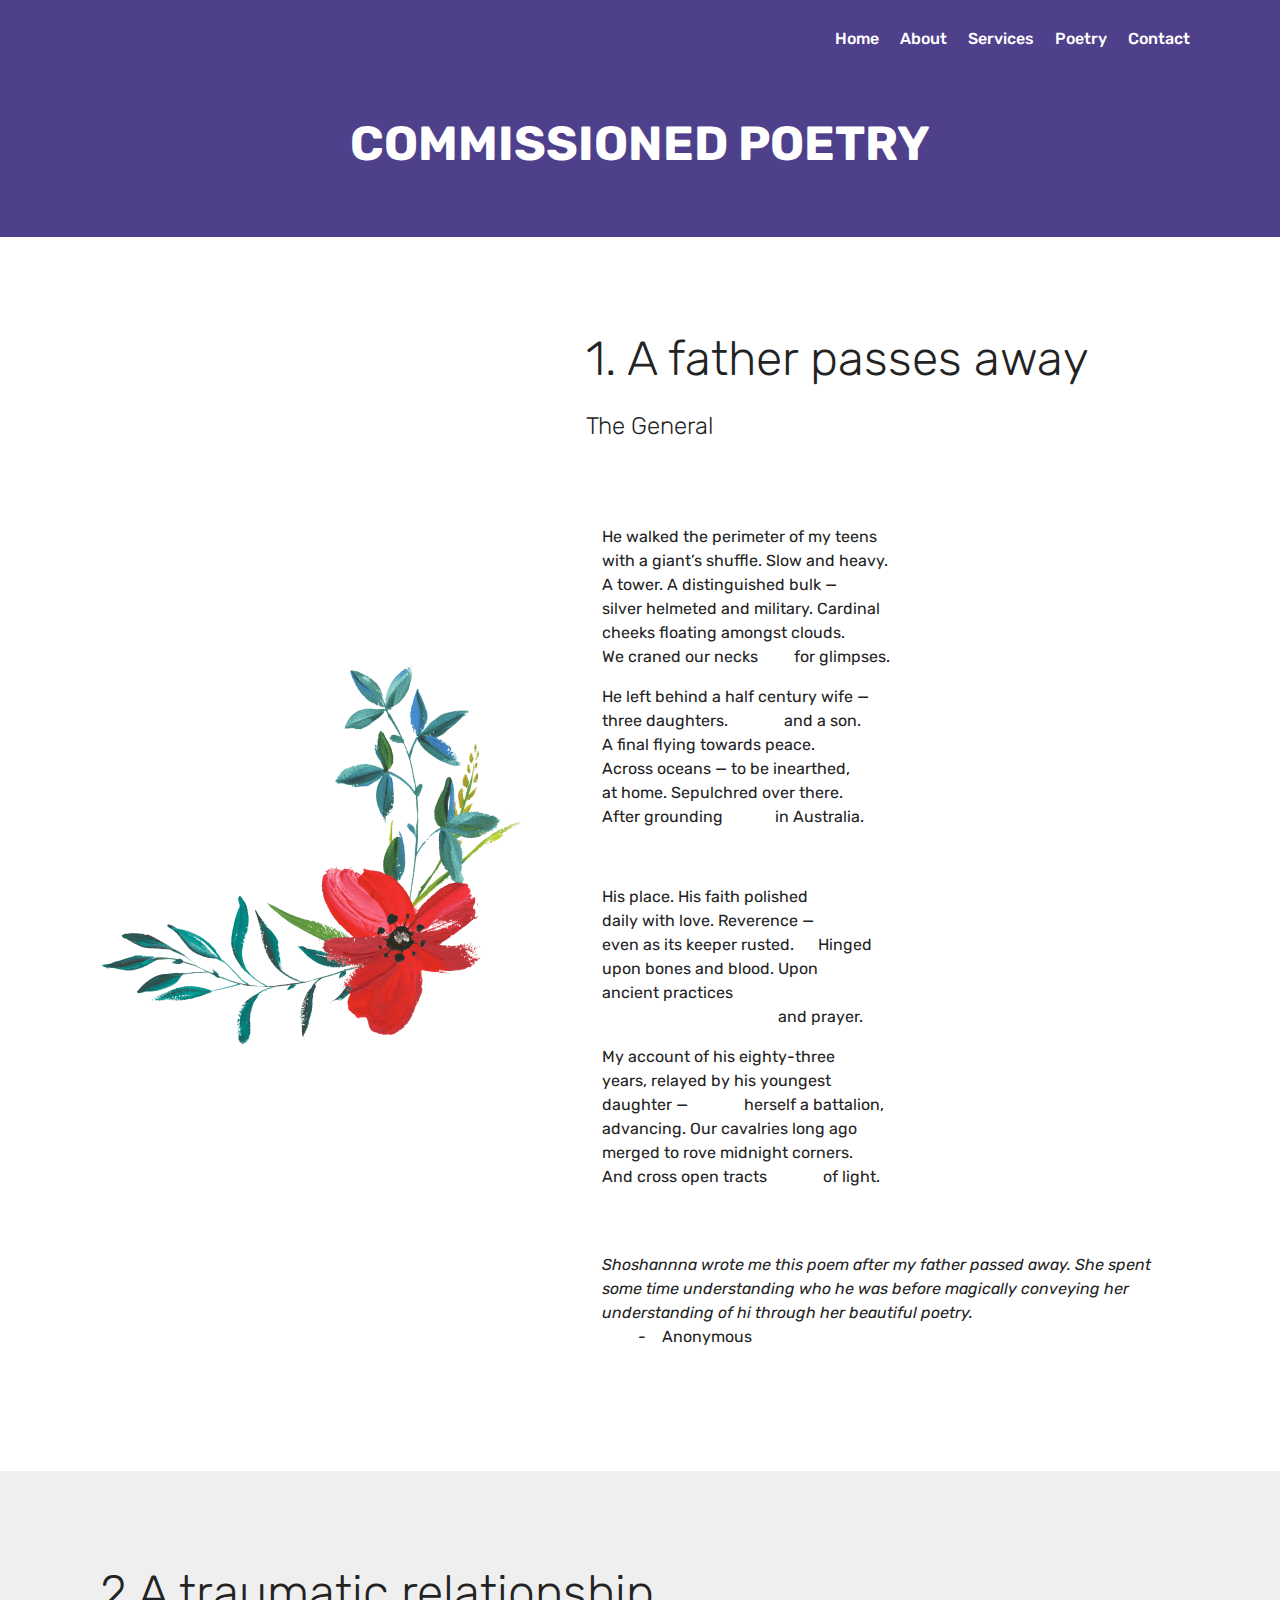
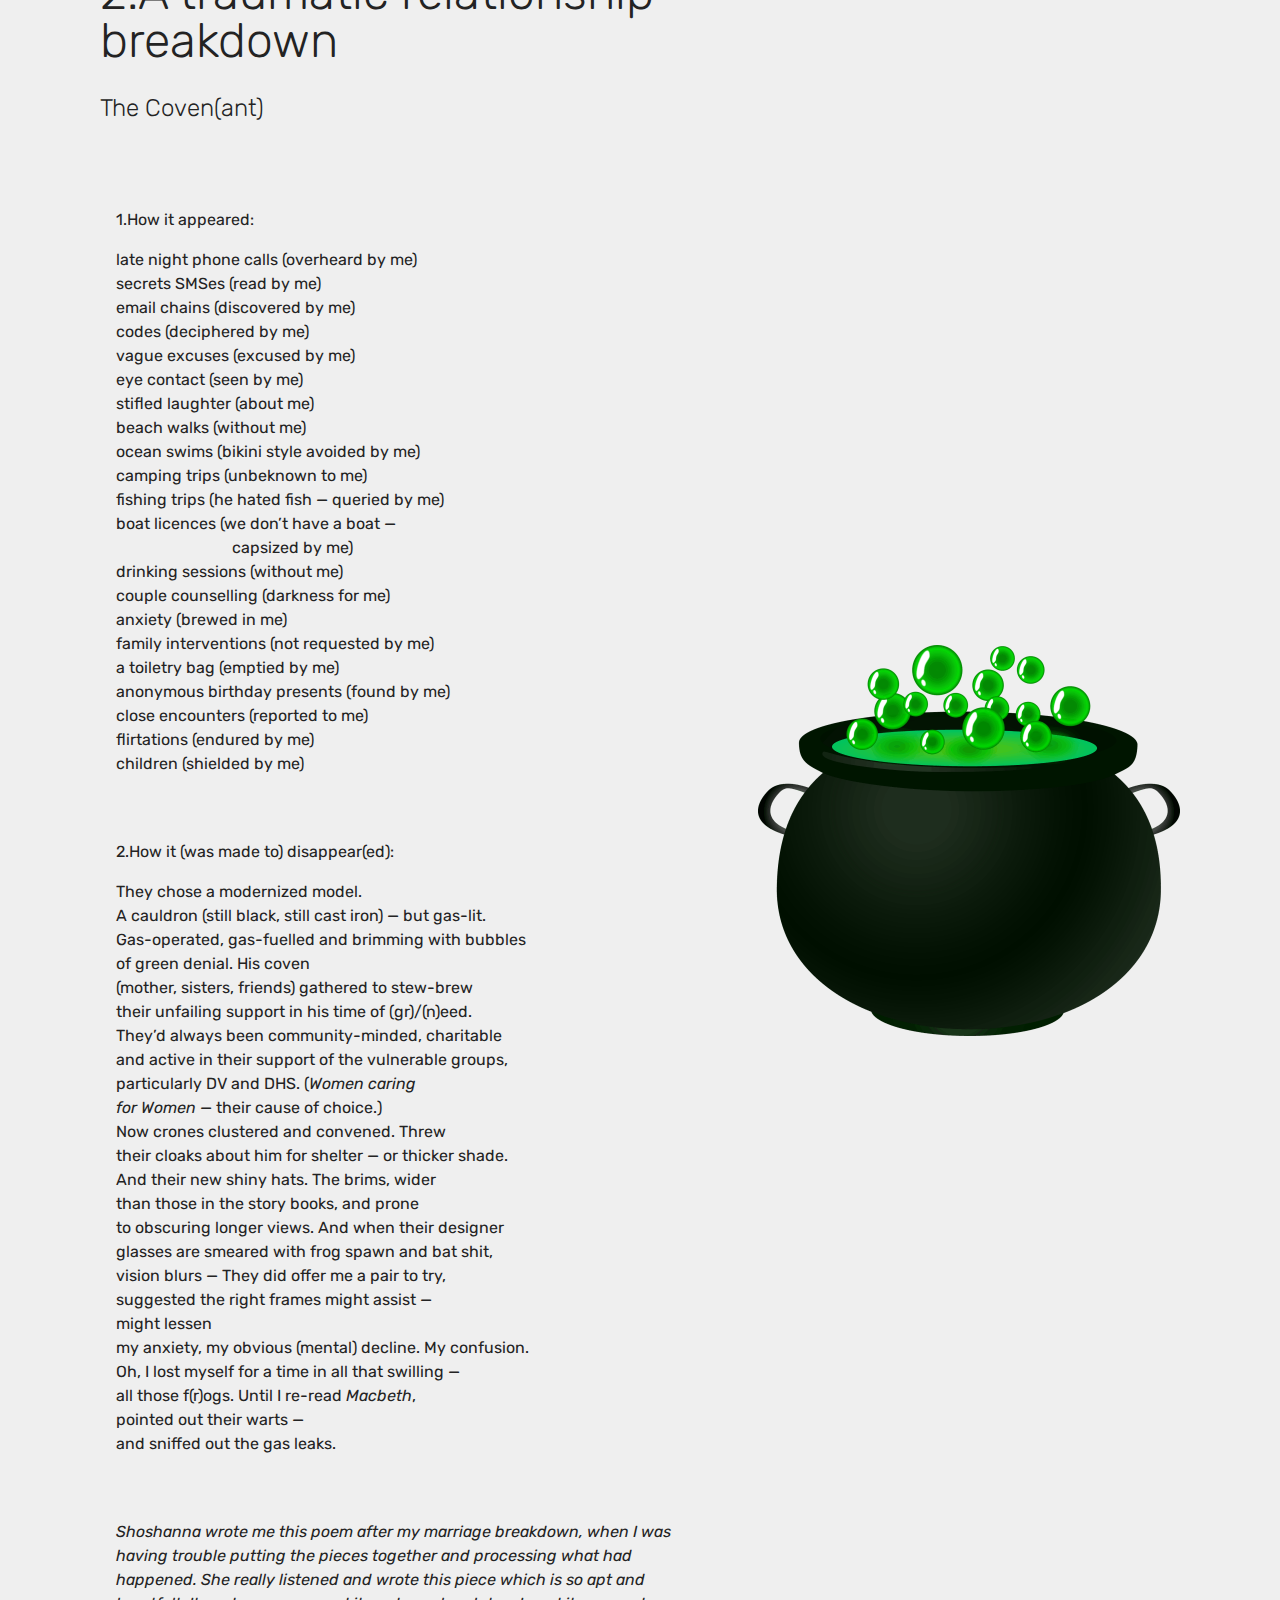
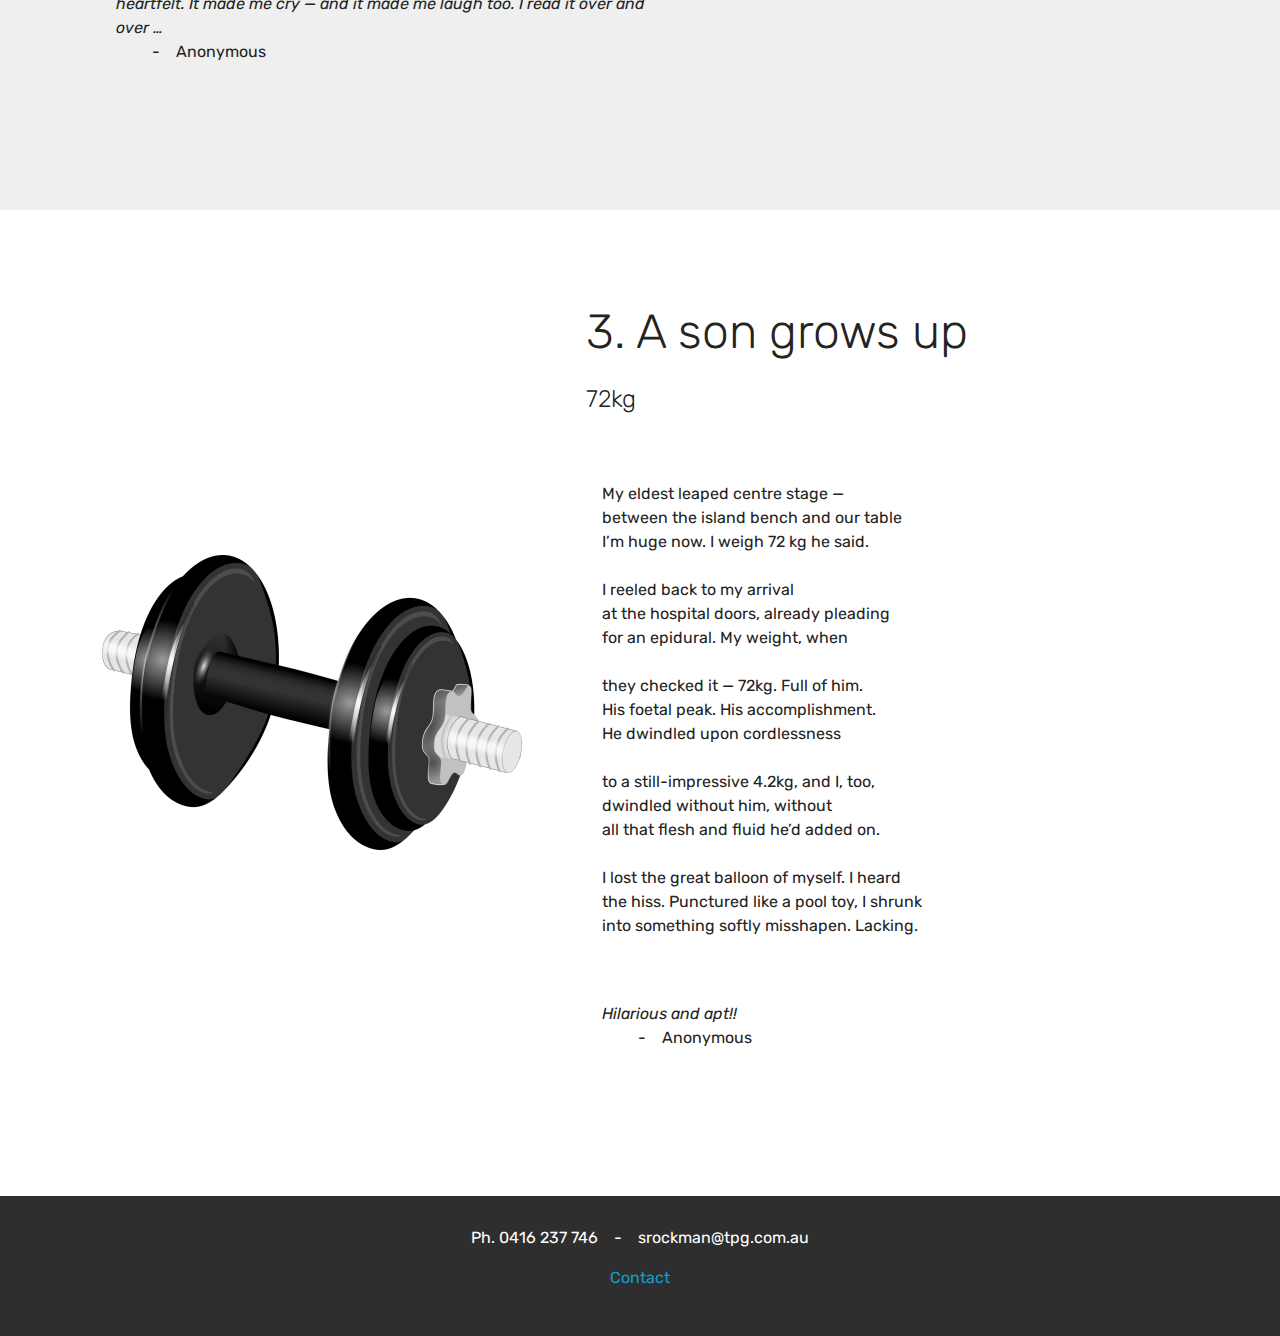
<file: page5.html>
<!DOCTYPE html>
<html  >
<head>
  <!-- Site made with Mobirise Website Builder v4.12.4, https://mobirise.com -->
  <meta charset="UTF-8">
  <meta http-equiv="X-UA-Compatible" content="IE=edge">
  <meta name="generator" content="Mobirise v4.12.4, mobirise.com">
  <meta name="viewport" content="width=device-width, initial-scale=1, minimum-scale=1">
  <link rel="shortcut icon" href="assets/images/imgb6446-1-128x192.png" type="image/x-icon">
  <meta name="description" content="">
  
  
  <title>Shoshana Rockman | Commissioned Poetry</title>
  <link rel="stylesheet" href="assets/web/assets/mobirise-icons/mobirise-icons.css">
  <link rel="stylesheet" href="assets/bootstrap/css/bootstrap.min.css">
  <link rel="stylesheet" href="assets/bootstrap/css/bootstrap-grid.min.css">
  <link rel="stylesheet" href="assets/bootstrap/css/bootstrap-reboot.min.css">
  <link rel="stylesheet" href="assets/tether/tether.min.css">
  <link rel="stylesheet" href="assets/dropdown/css/style.css">
  <link rel="stylesheet" href="assets/theme/css/style.css">
  <link rel="preload" as="style" href="assets/mobirise/css/mbr-additional.css"><link rel="stylesheet" href="assets/mobirise/css/mbr-additional.css" type="text/css">
  
  
  
</head>
<body>
  <section class="menu cid-tBzbihhhhf" once="menu" id="menu1-12">

    

    <nav class="navbar navbar-expand beta-menu navbar-dropdown align-items-center navbar-toggleable-sm bg-color transparent">
        <button class="navbar-toggler navbar-toggler-right" type="button" data-toggle="collapse" data-target="#navbarSupportedContent" aria-controls="navbarSupportedContent" aria-expanded="false" aria-label="Toggle navigation">
            <div class="hamburger">
                <span></span>
                <span></span>
                <span></span>
                <span></span>
            </div>
        </button>
        <div class="menu-logo">
            <div class="navbar-brand">
                
                
            </div>
        </div>
        <div class="collapse navbar-collapse" id="navbarSupportedContent">
            <ul class="navbar-nav nav-dropdown nav-right navbar-nav-top-padding" data-app-modern-menu="true"><li class="nav-item">
                    <a class="nav-link link text-white display-4" href="index.html">
                        
                        Home</a>
                </li><li class="nav-item">
                    <a class="nav-link link text-white display-4" href="about.html">
                        
                        About</a>
                </li><li class="nav-item"><a class="nav-link link text-white display-4" href="services.html">
                        
                        Services
                    </a></li><li class="nav-item"><a class="nav-link link text-white display-4" href="examples.html">
                        
                        Poetry</a></li><li class="nav-item"><a class="nav-link link text-white display-4" href="contacts.html">
                        
                        Contact</a></li></ul>
            
        </div>
    </nav>
</section>

<section class="engine"><a href="https://mobirise.info/l">free web templates</a></section><section class="mbr-section content4 cid-tBzbihJtL9" id="content4-13">

    

    <div class="container">
        <div class="media-container-row">
            <div class="title col-12 col-md-8">
                <h2 class="align-center pb-3 mbr-fonts-style display-2"><strong>COMMISSIONED POETRY</strong></h2>
                
                
            </div>
        </div>
    </div>
</section>

<section class="features11 cid-tBzbii18o9" id="features11-14">

    

    

    <div class="container">   
        <div class="col-md-12">
            <div class="media-container-row">
                <div class="mbr-figure m-auto" style="width: 45%;">
                    <img src="assets/images/mbr-844x762.png" alt="Mobirise" title="">
                </div>
                <div class=" align-left aside-content">
                    <h2 class="mbr-title pt-2 mbr-fonts-style display-2">1. A father passes away</h2>
                    <div class="mbr-section-text">
                        <p class="mbr-text mb-5 pt-3 mbr-light mbr-fonts-style display-5">
                        The General</p>
                    </div>

                    <div class="block-content">
                        <div class="card p-3 pr-3">
                            <div class="media">
                                     
                                <div class="media-body">
                                    
                                </div>
                            </div>                

                            <div class="card-box">
                                <p class="block-text mbr-fonts-style display-7"></p><p>He walked the perimeter of my teens
<br>with a giant’s shuffle. Slow and heavy.
<br>A tower. A distinguished bulk —
<br>silver helmeted and military. Cardinal 
<br>cheeks floating amongst clouds.
<br>We craned our necks&nbsp;&nbsp;&nbsp;&nbsp;&nbsp;&nbsp;&nbsp;&nbsp;      for glimpses.&nbsp;<br></p><p></p><p></p><p></p><p>He left behind a half century wife — 
<br>three daughters. &nbsp;&nbsp;&nbsp;&nbsp;&nbsp;&nbsp;&nbsp;&nbsp;&nbsp;&nbsp;&nbsp;&nbsp;        and a son. 
<br>A final flying towards peace. 
<br>Across oceans — to be inearthed, 
<br>at home. Sepulchred over there. 
<br>After grounding&nbsp;&nbsp;&nbsp;&nbsp;&nbsp;&nbsp;&nbsp;&nbsp;&nbsp;&nbsp;&nbsp;&nbsp;         in Australia.&nbsp;</p><p></p><br><p></p><p></p><p>His place. His faith polished 
<br>daily with love. Reverence — 
<br>even as its keeper rusted. &nbsp;&nbsp;&nbsp;&nbsp;     Hinged 
<br>upon bones and blood. Upon 
<br>ancient practices 
<br>                                        &nbsp;&nbsp;&nbsp;&nbsp;&nbsp;&nbsp;&nbsp;&nbsp;&nbsp;&nbsp;&nbsp;&nbsp;&nbsp;&nbsp;&nbsp;&nbsp;&nbsp;&nbsp;&nbsp;&nbsp;&nbsp;&nbsp;&nbsp;&nbsp;&nbsp;&nbsp;&nbsp;&nbsp;&nbsp;&nbsp;&nbsp;&nbsp;&nbsp;&nbsp;&nbsp;&nbsp;&nbsp;&nbsp;&nbsp;&nbsp;&nbsp;&nbsp;&nbsp;&nbsp;and prayer.&nbsp;</p><p></p><p></p><p></p><p>My account of his eighty-three 
<br>years, relayed by his youngest 
<br>daughter — &nbsp;&nbsp;&nbsp;&nbsp;&nbsp;&nbsp;&nbsp;&nbsp;&nbsp;&nbsp;&nbsp;&nbsp;        herself a battalion, 
<br>advancing. Our cavalries long ago 
<br>merged to rove midnight corners. 
<br>And cross open tracts &nbsp;&nbsp;&nbsp;&nbsp;&nbsp;&nbsp;&nbsp;&nbsp;&nbsp;&nbsp;&nbsp;&nbsp;         of light.&nbsp;</p><p></p>
                            </div>
                        </div>

                        <div class="card p-3 pr-3">
                            <div class="media">
                                     
                                <div class="media-body">
                                    
                                </div>
                            </div>                

                            <div class="card-box">
                                <p class="block-text mbr-fonts-style display-7"></p><p><em>Shoshannna wrote me this poem after my father passed away. She spent some time
understanding who he was before magically conveying her understanding of hi through her
beautiful poetry.</em><br>&nbsp;&nbsp;&nbsp;&nbsp;&nbsp;&nbsp; &nbsp; -&nbsp; &nbsp; Anonymous</p><p></p>
                            </div>
                        </div>
                    </div>
                </div>
            </div>
        </div> 
    </div>          
</section>

<section class="features11 cid-tBzbiiF0ZZ" id="features11-15">

    

    

    <div class="container">   
        <div class="col-md-12">
            <div class="media-container-row">
                <div class="mbr-figure m-auto" style="width: 45%;">
                    <img src="assets/images/mbr-844x782.png" alt="" title="">
                </div>
                <div class=" align-left aside-content">
                    <h2 class="mbr-title pt-2 mbr-fonts-style display-2">2.A traumatic relationship breakdown</h2>
                    <div class="mbr-section-text">
                        <p class="mbr-text mb-5 pt-3 mbr-light mbr-fonts-style display-5">
                        The Coven(ant)</p>
                    </div>

                    <div class="block-content">
                        <div class="card p-3 pr-3">
                            <div class="media">
                                     
                                <div class="media-body">
                                    
                                </div>
                            </div>                

                            <div class="card-box">
                                <p class="block-text mbr-fonts-style display-7"></p><p>1.How it appeared:</p><p>late night phone calls (overheard by me)
<br>secrets SMSes (read by me)
<br>email chains (discovered by me)
<br>codes (deciphered by me)
<br>vague excuses (excused by me)
<br>eye contact (seen by me)
<br>stifled laughter (about me)
<br>beach walks (without me)
<br>ocean swims (bikini style avoided by me)
<br>camping trips (unbeknown to me)
<br>fishing trips (he hated fish — queried by me)
<br>boat licences (we don’t have a boat —
<br>&nbsp;&nbsp;&nbsp;&nbsp;&nbsp;&nbsp;&nbsp;&nbsp;&nbsp;&nbsp;&nbsp;&nbsp;&nbsp;&nbsp;&nbsp;&nbsp;&nbsp;&nbsp;&nbsp;&nbsp;&nbsp;&nbsp;&nbsp;&nbsp;&nbsp;&nbsp;&nbsp;&nbsp;&nbsp;capsized by me)
<br>drinking sessions (without me)
<br>couple counselling (darkness for me)
<br>anxiety (brewed in me)
<br>family interventions (not requested by me)
<br>a toiletry bag (emptied by me)
<br>anonymous birthday presents (found by me)
<br>close encounters (reported to me) &nbsp;
<br>flirtations (endured by me)
<br>children (shielded by me)
<br>
</p><br><p><br>2.How it (was made to) disappear(ed):<br></p><p>They chose a modernized model.
<br>A cauldron (still black, still cast iron) — but gas-lit.
<br>Gas-operated, gas-fuelled and brimming with bubbles
<br>of green denial. His coven
<br>(mother, sisters, friends) gathered to stew-brew
<br>their unfailing support in his time of (gr)/(n)eed.
<br>They’d always been community-minded, charitable
<br>and active in their support of the vulnerable groups,
<br>particularly DV and DHS. (<em>Women caring
<br>for Women</em> — their cause of choice.)
<br>Now crones clustered and convened. Threw
<br>their cloaks about him for shelter — or thicker shade.
<br>And their new shiny hats. The brims, wider
<br>than those in the story books, and prone
<br>to obscuring longer views. And when their designer
<br>glasses are smeared with frog spawn and bat shit,
<br>vision blurs — They did offer me a pair to try,
<br>suggested the right frames might assist —
<br>might lessen
<br>my anxiety, my obvious (mental) decline. My confusion.
<br>Oh, I lost myself for a time in all that swilling —
<br>all those f(r)ogs. Until I re-read <em>Macbeth</em>,
<br>pointed out their warts —
<br>and sniffed out the gas leaks.<br></p><p></p>
                            </div>
                        </div>

                        <div class="card p-3 pr-3">
                            <div class="media">
                                     
                                <div class="media-body">
                                    
                                </div>
                            </div>                

                            <div class="card-box">
                                <p class="block-text mbr-fonts-style display-7"></p><p><em>Shoshanna wrote me this poem after my marriage breakdown, when I was having trouble
putting the pieces together and processing what had happened. She really listened and wrote
this piece which is so apt and heartfelt. It made me cry — and it made me laugh too. I read it
over and over …</em><br><em>&nbsp;</em>&nbsp;&nbsp;&nbsp;&nbsp;&nbsp; &nbsp; -&nbsp; &nbsp; Anonymous<em><br></em><br></p><p></p>
                            </div>
                        </div>
                    </div>
                </div>
            </div>
        </div> 
    </div>          
</section>

<section class="features11 cid-tBzbijfEsN" id="features11-16">

    

    

    <div class="container">   
        <div class="col-md-12">
            <div class="media-container-row">
                <div class="mbr-figure m-auto" style="width: 45%;">
                    <img src="assets/images/mbr-844x590.png" alt="" title="">
                </div>
                <div class=" align-left aside-content">
                    <h2 class="mbr-title pt-2 mbr-fonts-style display-2">3. A son grows up</h2>
                    <div class="mbr-section-text">
                        <p class="mbr-text mb-5 pt-3 mbr-light mbr-fonts-style display-5">
                        72kg</p>
                    </div>

                    <div class="block-content">
                        <div class="card p-3 pr-3">
                            <div class="media">
                                     
                                <div class="media-body">
                                    
                                </div>
                            </div>                

                            <div class="card-box">
                                <p class="block-text mbr-fonts-style display-7">My eldest leaped centre stage —
<br>between the island bench and our table
<br>I’m huge now. I weigh 72 kg he said.
<br><br>I reeled back to my arrival
<br>at the hospital doors, already pleading
<br>for an epidural. My weight, when
<br><br>they checked it — 72kg. Full of him.
<br>His foetal peak. His accomplishment.
<br>He dwindled upon cordlessness
<br><br>to a still-impressive 4.2kg, and I, too,
<br>dwindled without him, without
<br>all that flesh and fluid he’d added on.
<br><br>I lost the great balloon of myself. I heard
<br>the hiss. Punctured like a pool toy, I shrunk
<br>into something softly misshapen. Lacking.</p>
                            </div>
                        </div>

                        <div class="card p-3 pr-3">
                            <div class="media">
                                     
                                <div class="media-body">
                                    
                                </div>
                            </div>                

                            <div class="card-box">
                                <p class="block-text mbr-fonts-style display-7"></p><p><em>Hilarious and apt!!</em><br><em>&nbsp;</em>&nbsp;&nbsp;&nbsp;&nbsp;&nbsp; &nbsp; -&nbsp; &nbsp; Anonymous<em><br></em><br></p><p></p>
                            </div>
                        </div>
                    </div>
                </div>
            </div>
        </div> 
    </div>          
</section>

<section once="footers" class="cid-tBzbijLAS0" id="footer6-17">

    

    

    <div class="container">
        <div class="media-container-row align-center mbr-white">
            <div class="col-12">
                <p class="mbr-text mb-0 mbr-fonts-style display-7"></p><p>Ph. 0416 237 746&nbsp; &nbsp; -&nbsp; &nbsp; srockman@tpg.com.au</p><p><a href="contacts.html">Contact</a></p>
            </div>
        </div>
    </div>
</section>


  <script src="assets/web/assets/jquery/jquery.min.js"></script>
  <script src="assets/popper/popper.min.js"></script>
  <script src="assets/bootstrap/js/bootstrap.min.js"></script>
  <script src="assets/tether/tether.min.js"></script>
  <script src="assets/smoothscroll/smooth-scroll.js"></script>
  <script src="assets/dropdown/js/nav-dropdown.js"></script>
  <script src="assets/dropdown/js/navbar-dropdown.js"></script>
  <script src="assets/touchswipe/jquery.touch-swipe.min.js"></script>
  <script src="assets/theme/js/script.js"></script>
  
  
</body>
</html>
</file>
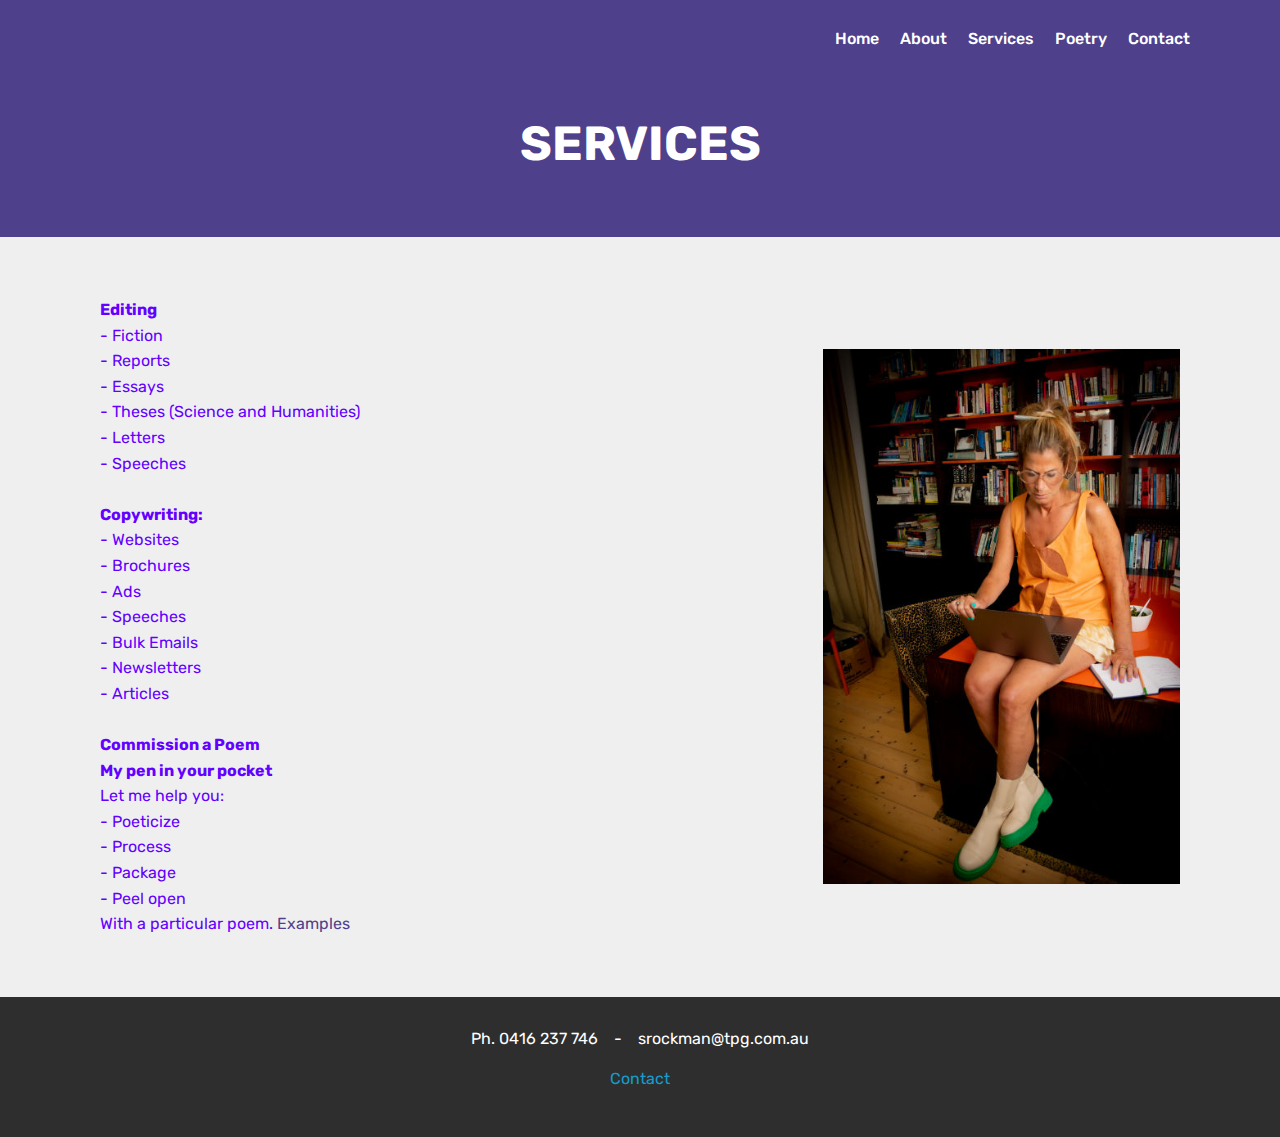
<file: services.html>
<!DOCTYPE html>
<html  >
<head>
  <!-- Site made with Mobirise Website Builder v4.12.4, https://mobirise.com -->
  <meta charset="UTF-8">
  <meta http-equiv="X-UA-Compatible" content="IE=edge">
  <meta name="generator" content="Mobirise v4.12.4, mobirise.com">
  <meta name="viewport" content="width=device-width, initial-scale=1, minimum-scale=1">
  <link rel="shortcut icon" href="assets/images/imgb6446-1-128x192.png" type="image/x-icon">
  <meta name="description" content="">
  
  
  <title>Shoshana Rockman | Services</title>
  <link rel="stylesheet" href="assets/web/assets/mobirise-icons/mobirise-icons.css">
  <link rel="stylesheet" href="assets/bootstrap/css/bootstrap.min.css">
  <link rel="stylesheet" href="assets/bootstrap/css/bootstrap-grid.min.css">
  <link rel="stylesheet" href="assets/bootstrap/css/bootstrap-reboot.min.css">
  <link rel="stylesheet" href="assets/tether/tether.min.css">
  <link rel="stylesheet" href="assets/dropdown/css/style.css">
  <link rel="stylesheet" href="assets/theme/css/style.css">
  <link rel="preload" as="style" href="assets/mobirise/css/mbr-additional.css"><link rel="stylesheet" href="assets/mobirise/css/mbr-additional.css" type="text/css">
  
  
  
</head>
<body>
  <section class="menu cid-tB4YrmGlBD" once="menu" id="menu1-f">

    

    <nav class="navbar navbar-expand beta-menu navbar-dropdown align-items-center navbar-toggleable-sm bg-color transparent">
        <button class="navbar-toggler navbar-toggler-right" type="button" data-toggle="collapse" data-target="#navbarSupportedContent" aria-controls="navbarSupportedContent" aria-expanded="false" aria-label="Toggle navigation">
            <div class="hamburger">
                <span></span>
                <span></span>
                <span></span>
                <span></span>
            </div>
        </button>
        <div class="menu-logo">
            <div class="navbar-brand">
                
                
            </div>
        </div>
        <div class="collapse navbar-collapse" id="navbarSupportedContent">
            <ul class="navbar-nav nav-dropdown nav-right navbar-nav-top-padding" data-app-modern-menu="true"><li class="nav-item">
                    <a class="nav-link link text-white display-4" href="index.html">
                        
                        Home</a>
                </li><li class="nav-item">
                    <a class="nav-link link text-white display-4" href="about.html">
                        
                        About</a>
                </li><li class="nav-item"><a class="nav-link link text-white display-4" href="services.html">
                        
                        Services
                    </a></li><li class="nav-item"><a class="nav-link link text-white display-4" href="examples.html">
                        
                        Poetry</a></li><li class="nav-item"><a class="nav-link link text-white display-4" href="contacts.html">
                        
                        Contact</a></li></ul>
            
        </div>
    </nav>
</section>

<section class="engine"><a href="https://mobirise.info/g">build your own site</a></section><section class="mbr-section content4 cid-tBhAwnjldS" id="content4-h">

    

    <div class="container">
        <div class="media-container-row">
            <div class="title col-12 col-md-8">
                <h2 class="align-center pb-3 mbr-fonts-style display-2"><strong>
                    SERVICES</strong></h2>
                
                
            </div>
        </div>
    </div>
</section>

<section class="mbr-section content7 cid-tBXx9RStit" id="content7-19">
          
    

    <div class="container">
        <div class="media-container-row">
            <div class="col-12 col-md-12">
                <div class="media-container-row">
                    <div class="media-content">
                        <div class="mbr-section-text">
                            <p class="mbr-text align-right mb-0 mbr-fonts-style display-7"><strong>Editing</strong><br>- Fiction
<br>- Reports
<br>- Essays
<br>- Theses (Science and Humanities)
<br>- Letters
<br>- Speeches<br><br><strong>Copywriting:</strong><br>- Websites
<br>- Brochures
<br>- Ads
<br>- Speeches
<br>- Bulk Emails
<br>- Newsletters
<br>- Articles<br><br><strong>Commission a Poem</strong><br><strong>My pen in your pocket</strong><br>Let me help you: 
<br>- Poeticize 
<br>- Process 
<br>- Package 
<br>- Peel open 
<br>With a particular poem. <a href="page5.html" class="text-info">Examples</a><strong><br></strong></p>
                        </div>
                    </div>
                    <div class="mbr-figure" style="width: 60%;">
                     <img src="assets/images/services-436x654.jpg" alt="" title="">  
                    </div>
                </div>
            </div>
        </div>
    </div>
</section>

<section once="footers" class="cid-tBhA4CZTyk" id="footer6-g">

    

    

    <div class="container">
        <div class="media-container-row align-center mbr-white">
            <div class="col-12">
                <p class="mbr-text mb-0 mbr-fonts-style display-7"></p><p>Ph. 0416 237 746&nbsp; &nbsp; -&nbsp; &nbsp; srockman@tpg.com.au</p><p><a href="contacts.html">Contact</a></p>
            </div>
        </div>
    </div>
</section>


  <script src="assets/web/assets/jquery/jquery.min.js"></script>
  <script src="assets/popper/popper.min.js"></script>
  <script src="assets/bootstrap/js/bootstrap.min.js"></script>
  <script src="assets/tether/tether.min.js"></script>
  <script src="assets/smoothscroll/smooth-scroll.js"></script>
  <script src="assets/dropdown/js/nav-dropdown.js"></script>
  <script src="assets/dropdown/js/navbar-dropdown.js"></script>
  <script src="assets/touchswipe/jquery.touch-swipe.min.js"></script>
  <script src="assets/theme/js/script.js"></script>
  
  
</body>
</html>
</file>
<file: assets/web/assets/mobirise-icons/mobirise-icons.css>
@font-face {
  font-family: 'MobiriseIcons';
  src:  url('mobirise-icons.eot?spat4u');
  src:  url('mobirise-icons.eot?spat4u#iefix') format('embedded-opentype'),
    url('mobirise-icons.ttf?spat4u') format('truetype'),
    url('mobirise-icons.woff?spat4u') format('woff'),
    url('mobirise-icons.svg?spat4u#MobiriseIcons') format('svg');
  font-weight: normal;
  font-style: normal;
  font-display: swap;
}

[class^="mbri-"], [class*=" mbri-"] {
  /* use !important to prevent issues with browser extensions that change fonts */
  font-family: MobiriseIcons !important;
  speak: none;
  font-style: normal;
  font-weight: normal;
  font-variant: normal;
  text-transform: none;
  line-height: 1;

  /* Better Font Rendering =========== */
  -webkit-font-smoothing: antialiased;
  -moz-osx-font-smoothing: grayscale;
}

.mbri-add-submenu:before {
  content: "\e900";
}
.mbri-alert:before {
  content: "\e901";
}
.mbri-align-center:before {
  content: "\e902";
}
.mbri-align-justify:before {
  content: "\e903";
}
.mbri-align-left:before {
  content: "\e904";
}
.mbri-align-right:before {
  content: "\e905";
}
.mbri-android:before {
  content: "\e906";
}
.mbri-apple:before {
  content: "\e907";
}
.mbri-arrow-down:before {
  content: "\e908";
}
.mbri-arrow-next:before {
  content: "\e909";
}
.mbri-arrow-prev:before {
  content: "\e90a";
}
.mbri-arrow-up:before {
  content: "\e90b";
}
.mbri-bold:before {
  content: "\e90c";
}
.mbri-bookmark:before {
  content: "\e90d";
}
.mbri-bootstrap:before {
  content: "\e90e";
}
.mbri-briefcase:before {
  content: "\e90f";
}
.mbri-browse:before {
  content: "\e910";
}
.mbri-bulleted-list:before {
  content: "\e911";
}
.mbri-calendar:before {
  content: "\e912";
}
.mbri-camera:before {
  content: "\e913";
}
.mbri-cart-add:before {
  content: "\e914";
}
.mbri-cart-full:before {
  content: "\e915";
}
.mbri-cash:before {
  content: "\e916";
}
.mbri-change-style:before {
  content: "\e917";
}
.mbri-chat:before {
  content: "\e918";
}
.mbri-clock:before {
  content: "\e919";
}
.mbri-close:before {
  content: "\e91a";
}
.mbri-cloud:before {
  content: "\e91b";
}
.mbri-code:before {
  content: "\e91c";
}
.mbri-contact-form:before {
  content: "\e91d";
}
.mbri-credit-card:before {
  content: "\e91e";
}
.mbri-cursor-click:before {
  content: "\e91f";
}
.mbri-cust-feedback:before {
  content: "\e920";
}
.mbri-database:before {
  content: "\e921";
}
.mbri-delivery:before {
  content: "\e922";
}
.mbri-desktop:before {
  content: "\e923";
}
.mbri-devices:before {
  content: "\e924";
}
.mbri-down:before {
  content: "\e925";
}
.mbri-download:before {
  content: "\e989";
}
.mbri-drag-n-drop:before {
  content: "\e927";
}
.mbri-drag-n-drop2:before {
  content: "\e928";
}
.mbri-edit:before {
  content: "\e929";
}
.mbri-edit2:before {
  content: "\e92a";
}
.mbri-error:before {
  content: "\e92b";
}
.mbri-extension:before {
  content: "\e92c";
}
.mbri-features:before {
  content: "\e92d";
}
.mbri-file:before {
  content: "\e92e";
}
.mbri-flag:before {
  content: "\e92f";
}
.mbri-folder:before {
  content: "\e930";
}
.mbri-gift:before {
  content: "\e931";
}
.mbri-github:before {
  content: "\e932";
}
.mbri-globe:before {
  content: "\e933";
}
.mbri-globe-2:before {
  content: "\e934";
}
.mbri-growing-chart:before {
  content: "\e935";
}
.mbri-hearth:before {
  content: "\e936";
}
.mbri-help:before {
  content: "\e937";
}
.mbri-home:before {
  content: "\e938";
}
.mbri-hot-cup:before {
  content: "\e939";
}
.mbri-idea:before {
  content: "\e93a";
}
.mbri-image-gallery:before {
  content: "\e93b";
}
.mbri-image-slider:before {
  content: "\e93c";
}
.mbri-info:before {
  content: "\e93d";
}
.mbri-italic:before {
  content: "\e93e";
}
.mbri-key:before {
  content: "\e93f";
}
.mbri-laptop:before {
  content: "\e940";
}
.mbri-layers:before {
  content: "\e941";
}
.mbri-left-right:before {
  content: "\e942";
}
.mbri-left:before {
  content: "\e943";
}
.mbri-letter:before {
  content: "\e944";
}
.mbri-like:before {
  content: "\e945";
}
.mbri-link:before {
  content: "\e946";
}
.mbri-lock:before {
  content: "\e947";
}
.mbri-login:before {
  content: "\e948";
}
.mbri-logout:before {
  content: "\e949";
}
.mbri-magic-stick:before {
  content: "\e94a";
}
.mbri-map-pin:before {
  content: "\e94b";
}
.mbri-menu:before {
  content: "\e94c";
}
.mbri-mobile:before {
  content: "\e94d";
}
.mbri-mobile2:before {
  content: "\e94e";
}
.mbri-mobirise:before {
  content: "\e94f";
}
.mbri-more-horizontal:before {
  content: "\e950";
}
.mbri-more-vertical:before {
  content: "\e951";
}
.mbri-music:before {
  content: "\e952";
}
.mbri-new-file:before {
  content: "\e953";
}
.mbri-numbered-list:before {
  content: "\e954";
}
.mbri-opened-folder:before {
  content: "\e955";
}
.mbri-pages:before {
  content: "\e956";
}
.mbri-paper-plane:before {
  content: "\e957";
}
.mbri-paperclip:before {
  content: "\e958";
}
.mbri-photo:before {
  content: "\e959";
}
.mbri-photos:before {
  content: "\e95a";
}
.mbri-pin:before {
  content: "\e95b";
}
.mbri-play:before {
  content: "\e95c";
}
.mbri-plus:before {
  content: "\e95d";
}
.mbri-preview:before {
  content: "\e95e";
}
.mbri-print:before {
  content: "\e95f";
}
.mbri-protect:before {
  content: "\e960";
}
.mbri-question:before {
  content: "\e961";
}
.mbri-quote-left:before {
  content: "\e962";
}
.mbri-quote-right:before {
  content: "\e963";
}
.mbri-refresh:before {
  content: "\e964";
}
.mbri-responsive:before {
  content: "\e965";
}
.mbri-right:before {
  content: "\e966";
}
.mbri-rocket:before {
  content: "\e967";
}
.mbri-sad-face:before {
  content: "\e968";
}
.mbri-sale:before {
  content: "\e969";
}
.mbri-save:before {
  content: "\e96a";
}
.mbri-search:before {
  content: "\e96b";
}
.mbri-setting:before {
  content: "\e96c";
}
.mbri-setting2:before {
  content: "\e96d";
}
.mbri-setting3:before {
  content: "\e96e";
}
.mbri-share:before {
  content: "\e96f";
}
.mbri-shopping-bag:before {
  content: "\e970";
}
.mbri-shopping-basket:before {
  content: "\e971";
}
.mbri-shopping-cart:before {
  content: "\e972";
}
.mbri-sites:before {
  content: "\e973";
}
.mbri-smile-face:before {
  content: "\e974";
}
.mbri-speed:before {
  content: "\e975";
}
.mbri-star:before {
  content: "\e976";
}
.mbri-success:before {
  content: "\e977";
}
.mbri-sun:before {
  content: "\e978";
}
.mbri-sun2:before {
  content: "\e979";
}
.mbri-tablet:before {
  content: "\e97a";
}
.mbri-tablet-vertical:before {
  content: "\e97b";
}
.mbri-target:before {
  content: "\e97c";
}
.mbri-timer:before {
  content: "\e97d";
}
.mbri-to-ftp:before {
  content: "\e97e";
}
.mbri-to-local-drive:before {
  content: "\e97f";
}
.mbri-touch-swipe:before {
  content: "\e980";
}
.mbri-touch:before {
  content: "\e981";
}
.mbri-trash:before {
  content: "\e982";
}
.mbri-underline:before {
  content: "\e983";
}
.mbri-unlink:before {
  content: "\e984";
}
.mbri-unlock:before {
  content: "\e985";
}
.mbri-up-down:before {
  content: "\e986";
}
.mbri-up:before {
  content: "\e987";
}
.mbri-update:before {
  content: "\e988";
}
.mbri-upload:before {
 content: "\e926"; 
}
.mbri-user:before {
  content: "\e98a";
}
.mbri-user2:before {
  content: "\e98b";
}
.mbri-users:before {
  content: "\e98c";
}
.mbri-video:before {
  content: "\e98d";
}
.mbri-video-play:before {
  content: "\e98e";
}
.mbri-watch:before {
  content: "\e98f";
}
.mbri-website-theme:before {
  content: "\e990";
}
.mbri-wifi:before {
  content: "\e991";
}
.mbri-windows:before {
  content: "\e992";
}
.mbri-zoom-out:before {
  content: "\e993";
}
.mbri-redo:before {
  content: "\e994";
}
.mbri-undo:before {
  content: "\e995";
}
</file>
<file: assets/dropdown/css/style.css>
.navbar-dropdown {
  left: 0;
  padding: 0;
  position: absolute;
  right: 0;
  top: 0;
  transition: all 0.45s ease;
  z-index: 1030;
  background: #282828; }
  .navbar-dropdown .navbar-logo {
    margin-right: 0.8rem;
    transition: margin 0.3s ease-in-out;
    vertical-align: middle; }
    .navbar-dropdown .navbar-logo img {
      height: 3.125rem;
      transition: all 0.3s ease-in-out; }
    .navbar-dropdown .navbar-logo.mbr-iconfont {
      font-size: 3.125rem;
      line-height: 3.125rem; }
  .navbar-dropdown .navbar-caption {
    font-weight: 700;
    white-space: normal;
    vertical-align: -4px;
    line-height: 3.125rem !important; }
    .navbar-dropdown .navbar-caption, .navbar-dropdown .navbar-caption:hover {
      color: inherit;
      text-decoration: none; }
  .navbar-dropdown .mbr-iconfont + .navbar-caption {
    vertical-align: -1px; }
  .navbar-dropdown.navbar-fixed-top {
    position: fixed; }
  .navbar-dropdown .navbar-brand span {
    vertical-align: -4px; }
  .navbar-dropdown.bg-color.transparent {
    background: none; }
  .navbar-dropdown.navbar-short .navbar-brand {
    padding: 0.625rem 0; }
    .navbar-dropdown.navbar-short .navbar-brand span {
      vertical-align: -1px; }
  .navbar-dropdown.navbar-short .navbar-caption {
    line-height: 2.375rem !important;
    vertical-align: -2px; }
  .navbar-dropdown.navbar-short .navbar-logo {
    margin-right: 0.5rem; }
    .navbar-dropdown.navbar-short .navbar-logo img {
      height: 2.375rem; }
    .navbar-dropdown.navbar-short .navbar-logo.mbr-iconfont {
      font-size: 2.375rem;
      line-height: 2.375rem; }
  .navbar-dropdown.navbar-short .mbr-table-cell {
    height: 3.625rem; }
  .navbar-dropdown .navbar-close {
    left: 0.6875rem;
    position: fixed;
    top: 0.75rem;
    z-index: 1000; }
  .navbar-dropdown .hamburger-icon {
    content: "";
    display: inline-block;
    vertical-align: middle;
    width: 16px;
    -webkit-box-shadow: 0 -6px 0 1px #282828,0 0 0 1px #282828,0 6px 0 1px #282828;
    -moz-box-shadow: 0 -6px 0 1px #282828,0 0 0 1px #282828,0 6px 0 1px #282828;
    box-shadow: 0 -6px 0 1px #282828,0 0 0 1px #282828,0 6px 0 1px #282828; }

.dropdown-menu .dropdown-toggle[data-toggle="dropdown-submenu"]::after {
  border-bottom: 0.35em solid transparent;
  border-left: 0.35em solid;
  border-right: 0;
  border-top: 0.35em solid transparent;
  margin-left: 0.3rem; }

.dropdown-menu .dropdown-item:focus {
  outline: 0; }

.nav-dropdown {
  font-size: 0.75rem;
  font-weight: 500;
  height: auto !important; }
  .nav-dropdown .nav-btn {
    padding-left: 1rem; }
  .nav-dropdown .link {
    margin: .667em 1.667em;
    font-weight: 500;
    padding: 0;
    transition: color .2s ease-in-out; }
    .nav-dropdown .link.dropdown-toggle {
      margin-right: 2.583em; }
      .nav-dropdown .link.dropdown-toggle::after {
        margin-left: .25rem;
        border-top: 0.35em solid;
        border-right: 0.35em solid transparent;
        border-left: 0.35em solid transparent;
        border-bottom: 0; }
      .nav-dropdown .link.dropdown-toggle[aria-expanded="true"] {
        margin: 0;
        padding: 0.667em 3.263em  0.667em 1.667em; }
  .nav-dropdown .link::after,
  .nav-dropdown .dropdown-item::after {
    color: inherit; }
  .nav-dropdown .btn {
    font-size: 0.75rem;
    font-weight: 700;
    letter-spacing: 0;
    margin-bottom: 0;
    padding-left: 1.25rem;
    padding-right: 1.25rem; }
  .nav-dropdown .dropdown-menu {
    border-radius: 0;
    border: 0;
    left: 0;
    margin: 0;
    padding-bottom: 1.25rem;
    padding-top: 1.25rem;
    position: relative; }
  .nav-dropdown .dropdown-submenu {
    margin-left: 0.125rem;
    top: 0; }
  .nav-dropdown .dropdown-item {
    font-weight: 500;
    line-height: 2;
    padding: 0.3846em 4.615em 0.3846em 1.5385em;
    position: relative;
    transition: color .2s ease-in-out, background-color .2s ease-in-out; }
    .nav-dropdown .dropdown-item::after {
      margin-top: -0.3077em;
      position: absolute;
      right: 1.1538em;
      top: 50%; }
    .nav-dropdown .dropdown-item:focus, .nav-dropdown .dropdown-item:hover {
      background: none; }

@media (max-width: 767px) {
  .nav-dropdown.navbar-toggleable-sm {
    bottom: 0;
    display: none;
    left: 0;
    overflow-x: hidden;
    position: fixed;
    top: 0;
    transform: translateX(-100%);
    -ms-transform: translateX(-100%);
    -webkit-transform: translateX(-100%);
    width: 18.75rem;
    z-index: 999; } }
.nav-dropdown.navbar-toggleable-xl {
  bottom: 0;
  display: none;
  left: 0;
  overflow-x: hidden;
  position: fixed;
  top: 0;
  transform: translateX(-100%);
  -ms-transform: translateX(-100%);
  -webkit-transform: translateX(-100%);
  width: 18.75rem;
  z-index: 999; }

.nav-dropdown-sm {
  display: block !important;
  overflow-x: hidden;
  overflow: auto;
  padding-top: 3.875rem; }
  .nav-dropdown-sm::after {
    content: "";
    display: block;
    height: 3rem;
    width: 100%; }
  .nav-dropdown-sm.collapse.in ~ .navbar-close {
    display: block !important; }
  .nav-dropdown-sm.collapsing, .nav-dropdown-sm.collapse.in {
    transform: translateX(0);
    -ms-transform: translateX(0);
    -webkit-transform: translateX(0);
    transition: all 0.25s ease-out;
    -webkit-transition: all 0.25s ease-out;
    background: #282828; }
  .nav-dropdown-sm.collapsing[aria-expanded="false"] {
    transform: translateX(-100%);
    -ms-transform: translateX(-100%);
    -webkit-transform: translateX(-100%); }
  .nav-dropdown-sm .nav-item {
    display: block;
    margin-left: 0 !important;
    padding-left: 0; }
  .nav-dropdown-sm .link,
  .nav-dropdown-sm .dropdown-item {
    border-top: 1px dotted rgba(255, 255, 255, 0.1);
    font-size: 0.8125rem;
    line-height: 1.6;
    margin: 0 !important;
    padding: 0.875rem 2.4rem 0.875rem 1.5625rem !important;
    position: relative;
    white-space: normal; }
    .nav-dropdown-sm .link:focus, .nav-dropdown-sm .link:hover,
    .nav-dropdown-sm .dropdown-item:focus,
    .nav-dropdown-sm .dropdown-item:hover {
      background: rgba(0, 0, 0, 0.2) !important;
      color: #c0a375; }
  .nav-dropdown-sm .nav-btn {
    position: relative;
    padding: 1.5625rem 1.5625rem 0 1.5625rem; }
    .nav-dropdown-sm .nav-btn::before {
      border-top: 1px dotted rgba(255, 255, 255, 0.1);
      content: "";
      left: 0;
      position: absolute;
      top: 0;
      width: 100%; }
    .nav-dropdown-sm .nav-btn + .nav-btn {
      padding-top: 0.625rem; }
      .nav-dropdown-sm .nav-btn + .nav-btn::before {
        display: none; }
  .nav-dropdown-sm .btn {
    padding: 0.625rem 0; }
  .nav-dropdown-sm .dropdown-toggle[data-toggle="dropdown-submenu"]::after {
    margin-left: .25rem;
    border-top: 0.35em solid;
    border-right: 0.35em solid transparent;
    border-left: 0.35em solid transparent;
    border-bottom: 0; }
  .nav-dropdown-sm .dropdown-toggle[data-toggle="dropdown-submenu"][aria-expanded="true"]::after {
    border-top: 0;
    border-right: 0.35em solid transparent;
    border-left: 0.35em solid transparent;
    border-bottom: 0.35em solid; }
  .nav-dropdown-sm .dropdown-menu {
    margin: 0;
    padding: 0;
    position: relative;
    top: 0;
    left: 0;
    width: 100%;
    border: 0;
    float: none;
    border-radius: 0;
    background: none; }
  .nav-dropdown-sm .dropdown-submenu {
    left: 100%;
    margin-left: 0.125rem;
    margin-top: -1.25rem;
    top: 0; }

.navbar-toggleable-sm .nav-dropdown .dropdown-menu {
  position: absolute; }

.navbar-toggleable-sm .nav-dropdown .dropdown-submenu {
  left: 100%;
  margin-left: 0.125rem;
  margin-top: -1.25rem;
  top: 0; }

.navbar-toggleable-sm.opened .nav-dropdown .dropdown-menu {
  position: relative; }

.navbar-toggleable-sm.opened .nav-dropdown .dropdown-submenu {
  left: 0;
  margin-left: 00rem;
  margin-top: 0rem;
  top: 0; }

.is-builder .nav-dropdown.collapsing {
  transition: none !important; }

/*# sourceMappingURL=style.css.map */
</file>
<file: assets/theme/css/style.css>
/*!
 * Mobirise v4 theme (https://mobirise.com/)
 * Copyright 2017 Mobirise
 */
section {
  background-color: #eeeeee;
}

.form-control:focus {
  box-shadow: none;
}

:focus {
  outline: none;
}

body {
  font-style: normal;
  line-height: 1.5;
}

section,
.container,
.container-fluid {
  position: relative;
  word-wrap: break-word;
}

a.mbr-iconfont:hover {
  text-decoration: none;
}

.article .lead p,
.article .lead ul,
.article .lead ol,
.article .lead pre,
.article .lead blockquote {
  margin-bottom: 0;
}

ul,
ol,
pre,
blockquote {
  margin-bottom: 2.3125rem;
}

pre {
  background: #f4f4f4;
  padding: 10px 24px;
  white-space: pre-wrap;
}

.inactive {
  -webkit-user-select: none;
  -moz-user-select: none;
  -ms-user-select: none;
  user-select: none;
  pointer-events: none;
  -webkit-user-drag: none;
  user-drag: none;
}

.mbr-section__comments .row {
  justify-content: center;
  -webkit-justify-content: center;
}

a {
  font-style: normal;
  font-weight: 400;
  cursor: pointer;
}

a, a:hover {
  text-decoration: none;
}

figure {
  margin-bottom: 0;
}

body {
  color: #232323;
}

h1,
h2,
h3,
h4,
h5,
h6,
.h1,
.h2,
.h3,
.h4,
.h5,
.h6,
.display-1,
.display-2,
.display-3,
.display-4 {
  line-height: 1;
  word-break: break-word;
  word-wrap: break-word;
}

.mbr-section-title {
  font-style: normal;
  line-height: 1.2;
}

.mbr-section-subtitle {
  line-height: 1.3;
}

.mbr-text {
  font-style: normal;
  line-height: 1.6;
}

b,
strong {
  font-weight: bold;
}

blockquote {
  padding: 10px 0 10px 20px;
  position: relative;
  border-left: 2px solid;
  border-color: #ff3366;
}

input:-webkit-autofill, input:-webkit-autofill:hover, input:-webkit-autofill:focus, input:-webkit-autofill:active {
  transition-delay: 9999s;
  transition-property: background-color, color;
}

textarea[type='hidden'] {
  display: none;
}

body {
  position: relative;
}

section {
  background-position: 50% 50%;
  background-repeat: no-repeat;
  background-size: cover;
}

section .mbr-background-video,
section .mbr-background-video-preview {
  position: absolute;
  bottom: 0;
  left: 0;
  right: 0;
  top: 0;
}

.hidden {
  visibility: hidden;
}

.mbr-z-index20 {
  z-index: 20;
}

/*! Base colors */
.mbr-white {
  color: #ffffff;
}

.mbr-black {
  color: #000000;
}

.mbr-bg-white {
  background-color: #ffffff;
}

.mbr-bg-black {
  background-color: #000000;
}

/*! Text-aligns */
.align-left {
  text-align: left;
}

.align-center {
  text-align: center;
}

.align-right {
  text-align: right;
}

@media (max-width: 767px) {
  .align-left,
  .align-center,
  .align-right,
  .mbr-section-btn,
  .mbr-section-title {
    text-align: center;
  }
}

/*! Font-weight  */
.mbr-light {
  font-weight: 300;
}

.mbr-regular {
  font-weight: 400;
}

.mbr-semibold {
  font-weight: 500;
}

.mbr-bold {
  font-weight: 700;
}

/*! Media  */
.media-size-item {
  -moz-flex: 1 1 auto;
  -o-flex: 1 1 auto;
  flex: 1 1 auto;
}

.media-content {
  flex-basis: 100%;
}

.media-container-row {
  display: flex;
  flex-direction: row;
  flex-wrap: wrap;
  justify-content: center;
  align-content: center;
  align-items: start;
}

.media-container-row .media-size-item {
  width: 400px;
}

.media-container-column {
  display: flex;
  flex-direction: column;
  flex-wrap: wrap;
  justify-content: center;
  align-content: center;
  align-items: stretch;
}

.media-container-column > * {
  width: 100%;
}

@media (min-width: 992px) {
  .media-container-row {
    flex-wrap: nowrap;
  }
}

figure {
  overflow: hidden;
}

figure[mbr-media-size] {
  transition: width 0.1s;
}

.mbr-figure img,
.mbr-figure iframe {
  display: block;
  width: 100%;
}

.card {
  background-color: transparent;
  border: none;
}

.card-box {
  width: 100%;
}

.card-img {
  text-align: center;
  flex-shrink: 0;
  -webkit-flex-shrink: 0;
}

.media {
  max-width: 100%;
  margin: 0 auto;
}

.mbr-figure {
  -ms-grid-row-align: center;
  align-self: center;
}

.media-container > div {
  max-width: 100%;
}

.mbr-figure img,
.card-img img {
  width: 100%;
}

@media (max-width: 991px) {
  .media-size-item {
    width: auto !important;
  }
  .media {
    width: auto;
  }
  .mbr-figure {
    width: 100% !important;
  }
}

/*! Buttons */
.btn {
  font-weight: 500;
  border-width: 2px;
  font-style: normal;
  letter-spacing: 1px;
  margin: .4rem .8rem;
  white-space: normal;
  transition: all .3s ease-in-out;
  display: inline-flex;
  align-items: center;
  justify-content: center;
  word-break: break-word;
  -webkit-align-items: center;
  -webkit-justify-content: center;
  display: -webkit-inline-flex;
}

.btn-sm {
  font-weight: 500;
  letter-spacing: 1px;
  transition: all .3s ease-in-out;
}

.btn-md {
  font-weight: 500;
  letter-spacing: 1px;
  margin: .4rem .8rem !important;
  transition: all .3s ease-in-out;
}

.btn-lg {
  font-weight: 500;
  letter-spacing: 1px;
  margin: .4rem .8rem !important;
  transition: all .3s ease-in-out;
}

.mbr-section-btn {
  margin-left: -0.25rem;
  margin-right: -0.25rem;
  font-size: 0;
}

nav .mbr-section-btn {
  margin-left: 0rem;
  margin-right: 0rem;
}

.btn-form {
  border-radius: 0;
}

.btn-form:hover {
  cursor: pointer;
}

/*! Btn icon margin */
.btn .mbr-iconfont,
.btn.btn-sm .mbr-iconfont {
  cursor: pointer;
  margin-right: 0.5rem;
}

.btn.btn-md .mbr-iconfont,
.btn.btn-md .mbr-iconfont {
  margin-right: 0.8rem;
}

.mbr-regular {
  font-weight: 400;
}

.mbr-semibold {
  font-weight: 500;
}

.mbr-bold {
  font-weight: 700;
}

[type='submit'] {
  -webkit-appearance: none;
}

/*! Full-screen */
.mbr-fullscreen .mbr-overlay {
  min-height: 100vh;
}

.mbr-fullscreen {
  display: flex;
  display: -moz-flex;
  display: -ms-flex;
  display: -o-flex;
  align-items: center;
  -webkit-align-items: center;
  min-height: 100vh;
  padding-top: 3rem;
  padding-bottom: 3rem;
}

/*! Map */
.map {
  height: 25rem;
  position: relative;
}

.map iframe {
  width: 100%;
  height: 100%;
}

.mbr-overlay {
  background-color: #000;
  bottom: 0;
  left: 0;
  opacity: .5;
  position: absolute;
  right: 0;
  top: 0;
  z-index: 0;
  pointer-events: none;
}

/* Form */
blockquote {
  font-style: italic;
  padding: 10px 0 10px 20px;
  font-size: 1.09rem;
  position: relative;
  border-width: 3px;
}

.form-control {
  background-color: #f5f5f5;
  box-shadow: none;
  color: #565656;
  line-height: 1.43;
  min-height: 3.5em;
  padding: 1.07em .5em;
}

.form-control, .form-control:focus {
  border: 1px solid #e8e8e8;
}

.form-active .form-control:invalid {
  border-color: red;
}

.form-control-label {
  position: relative;
  cursor: pointer;
  margin-bottom: .357em;
  padding: 0;
}

.alert {
  color: #ffffff;
  border-radius: 0;
  border: 0;
  font-size: .875rem;
  line-height: 1.5;
  margin-bottom: 1.875rem;
  padding: 1.25rem;
  position: relative;
}

.alert.alert-form::after {
  background-color: inherit;
  bottom: -7px;
  content: "";
  display: block;
  height: 14px;
  left: 50%;
  margin-left: -7px;
  position: absolute;
  transform: rotate(45deg);
  width: 14px;
  -webkit-transform: rotate(45deg);
}

.form-asterisk {
  font-family: initial;
  position: absolute;
  top: -2px;
  font-weight: normal;
}

/*! Scroll to top arrow */
#scrollToTop a i:before {
  content: '';
  position: absolute;
  height: 40%;
  top: 25%;
  background: #fff;
  width: 2px;
  left: calc(50% - 1px);
}

#scrollToTop a i:after {
  content: '';
  position: absolute;
  display: block;
  border-top: 2px solid #fff;
  border-right: 2px solid #fff;
  width: 40%;
  height: 40%;
  left: 30%;
  bottom: 30%;
  transform: rotate(135deg);
  -webkit-transform: rotate(135deg);
}

.mbr-arrow-up {
  bottom: 25px;
  right: 90px;
  position: fixed;
  text-align: right;
  z-index: 5000;
  color: #ffffff;
  font-size: 32px;
  transform: rotate(180deg);
  -webkit-transform: rotate(180deg);
}

.mbr-arrow-up a {
  background: rgba(0, 0, 0, 0.2);
  border-radius: 3px;
  color: #fff;
  display: inline-block;
  height: 60px;
  width: 60px;
  outline-style: none !important;
  position: relative;
  text-decoration: none;
  transition: all 0.3s ease-in-out;
  cursor: pointer;
  text-align: center;
}

.mbr-arrow-up a:hover {
  background-color: rgba(0, 0, 0, 0.4);
}

.mbr-arrow-up a i {
  line-height: 60px;
}

.mbr-arrow-up-icon {
  display: block;
  color: #fff;
}

.mbr-arrow-up-icon::before {
  content: '\203a';
  display: inline-block;
  font-family: serif;
  font-size: 32px;
  line-height: 1;
  font-style: normal;
  position: relative;
  top: 6px;
  left: -4px;
  -webkit-transform: rotate(-90deg);
  transform: rotate(-90deg);
}

/*! Arrow Down */
.mbr-arrow {
  position: absolute;
  bottom: 45px;
  left: 50%;
  width: 60px;
  height: 60px;
  cursor: pointer;
  background-color: rgba(80, 80, 80, 0.5);
  border-radius: 50%;
  -webkit-transform: translateX(-50%);
  transform: translateX(-50%);
}

.mbr-arrow > a {
  display: inline-block;
  text-decoration: none;
  outline-style: none;
  -webkit-animation: arrowdown 1.7s ease-in-out infinite;
  animation: arrowdown 1.7s ease-in-out infinite;
}

.mbr-arrow > a > i {
  position: absolute;
  top: -2px;
  left: 15px;
  font-size: 2rem;
}

@keyframes arrowdown {
  0% {
    transform: translateY(0px);
    -webkit-transform: translateY(0px);
  }
  50% {
    transform: translateY(-5px);
    -webkit-transform: translateY(-5px);
  }
  100% {
    transform: translateY(0px);
    -webkit-transform: translateY(0px);
  }
}

@-webkit-keyframes arrowdown {
  0% {
    transform: translateY(0px);
    -webkit-transform: translateY(0px);
  }
  50% {
    transform: translateY(-5px);
    -webkit-transform: translateY(-5px);
  }
  100% {
    transform: translateY(0px);
    -webkit-transform: translateY(0px);
  }
}

@media (max-width: 500px) {
  .mbr-arrow-up {
    left: 50%;
    right: auto;
    transform: translateX(-50%) rotate(180deg);
    -webkit-transform: translateX(-50%) rotate(180deg);
  }
}

/*Gradients animation*/
@keyframes gradient-animation {
  from {
    background-position: 0% 100%;
    -webkit-animation-timing-function: ease-in-out;
            animation-timing-function: ease-in-out;
  }
  to {
    background-position: 100% 0%;
    -webkit-animation-timing-function: ease-in-out;
            animation-timing-function: ease-in-out;
  }
}

@-webkit-keyframes gradient-animation {
  from {
    background-position: 0% 100%;
    -webkit-animation-timing-function: ease-in-out;
            animation-timing-function: ease-in-out;
  }
  to {
    background-position: 100% 0%;
    -webkit-animation-timing-function: ease-in-out;
            animation-timing-function: ease-in-out;
  }
}

.bg-gradient {
  background-size: 200% 200%;
  animation: gradient-animation 5s infinite alternate;
  -webkit-animation: gradient-animation 5s infinite alternate;
}

.menu .navbar-brand {
  display: -webkit-flex;
}

.menu .navbar-brand span {
  display: flex;
  display: -webkit-flex;
}

.menu .navbar-brand .navbar-caption-wrap {
  display: -webkit-flex;
}

.menu .navbar-brand .navbar-logo img {
  display: -webkit-flex;
}

@media (min-width: 768px) and (max-width: 1023px) {
  .menu .navbar-toggleable-sm .navbar-nav {
    display: -ms-flexbox;
  }
}

@media (max-width: 1023px) {
  .menu .navbar-collapse {
    max-height: 93.5vh;
  }
  .menu .navbar-collapse.show {
    overflow: auto;
  }
}

@media (min-width: 1024px) {
  .menu .navbar-nav.nav-dropdown {
    display: -webkit-flex;
  }
  .menu .navbar-toggleable-sm .navbar-collapse {
    display: -webkit-flex !important;
  }
  .menu .collapsed .navbar-collapse {
    max-height: 93.5vh;
  }
  .menu .collapsed .navbar-collapse.show {
    overflow: auto;
  }
}

@media (max-width: 767px) {
  .menu .navbar-collapse {
    max-height: 80vh;
  }
}

/* Others*/
.note-check a[data-value=Rubik] {
  font-style: normal;
}

.mbr-arrow a {
  color: #ffffff;
}

@media (max-width: 767px) {
  .mbr-arrow {
    display: none;
  }
}

.navbar {
  display: -webkit-flex;
  -webkit-flex-wrap: wrap;
  -webkit-align-items: center;
  -webkit-justify-content: space-between;
}

.navbar-collapse {
  -webkit-flex-basis: 100%;
  -webkit-flex-grow: 1;
  -webkit-align-items: center;
}

.nav-dropdown .link {
  padding: 0.667em 1.667em !important;
  margin: 0 !important;
}

.nav {
  display: -webkit-flex;
  -webkit-flex-wrap: wrap;
}

.row {
  display: -webkit-flex;
  -webkit-flex-wrap: wrap;
}

.justify-content-center {
  -webkit-justify-content: center;
}

.form-inline {
  display: -webkit-flex;
  -webkit-align-items: center;
}

.card-wrapper {
  -webkit-flex: 1;
}

.carousel-control {
  z-index: 10;
  display: -webkit-flex;
  -webkit-align-items: center;
  -webkit-justify-content: center;
}

.carousel-controls {
  display: -webkit-flex;
}

.media {
  display: -webkit-flex;
}

.form-group:focus {
  outline: none;
}

.jq-selectbox__select {
  padding: 1.07em 0.5em;
  position: absolute;
  top: 0;
  left: 0;
  width: 100%;
}

.jq-selectbox__dropdown {
  position: absolute;
  top: 100%;
  left: 0 !important;
  width: 100% !important;
}

.jq-selectbox__trigger-arrow {
  -webkit-transform: translateY(-50%);
          transform: translateY(-50%);
}

.jq-selectbox li {
  padding: 1.07em 0.5em;
}

input[type='range'] {
  padding-left: 0 !important;
  padding-right: 0 !important;
}

.modal-dialog,
.modal-content {
  height: 100%;
}

.modal-dialog .carousel-inner {
  height: calc(100vh - 1.75rem);
}

@media (max-width: 575px) {
  .modal-dialog .carousel-inner {
    height: calc(100vh - 1rem);
  }
}

.carousel-item {
  text-align: center;
}

.carousel-item img {
  margin: auto;
}

.navbar-toggler {
  align-self: flex-start;
  padding: 0.25rem 0.75rem;
  font-size: 1.25rem;
  line-height: 1;
  background: transparent;
  border: 1px solid transparent;
  border-radius: 0.25rem;
}

.navbar-toggler:focus,
.navbar-toggler:hover {
  text-decoration: none;
}

.navbar-toggler-icon {
  display: inline-block;
  width: 1.5em;
  height: 1.5em;
  vertical-align: middle;
  content: '';
  background: no-repeat center center;
  background-size: 100% 100%;
}

.navbar-toggler-left {
  position: absolute;
  left: 1rem;
}

.navbar-toggler-right {
  position: absolute;
  right: 1rem;
}

@media (max-width: 575px) {
  .navbar-toggleable .navbar-nav .dropdown-menu {
    position: static;
    float: none;
  }
  .navbar-toggleable > .container {
    padding-right: 0;
    padding-left: 0;
  }
}

@media (min-width: 576px) {
  .navbar-toggleable {
    flex-direction: row;
    flex-wrap: nowrap;
    align-items: center;
  }
  .navbar-toggleable .navbar-nav {
    flex-direction: row;
  }
  .navbar-toggleable .navbar-nav .nav-link {
    padding-right: 0.5rem;
    padding-left: 0.5rem;
  }
  .navbar-toggleable > .container {
    display: flex;
    flex-wrap: nowrap;
    align-items: center;
  }
  .navbar-toggleable .navbar-collapse {
    display: flex !important;
    width: 100%;
  }
  .navbar-toggleable .navbar-toggler {
    display: none;
  }
}

@media (max-width: 767px) {
  .navbar-toggleable-sm .navbar-nav .dropdown-menu {
    position: static;
    float: none;
  }
  .navbar-toggleable-sm > .container {
    padding-right: 0;
    padding-left: 0;
  }
}

@media (min-width: 768px) {
  .navbar-toggleable-sm {
    flex-direction: row;
    flex-wrap: nowrap;
    align-items: center;
  }
  .navbar-toggleable-sm .navbar-nav {
    flex-direction: row;
  }
  .navbar-toggleable-sm .navbar-nav .nav-link {
    padding-right: 0.5rem;
    padding-left: 0.5rem;
  }
  .navbar-toggleable-sm > .container {
    display: flex;
    flex-wrap: nowrap;
    align-items: center;
  }
  .navbar-toggleable-sm .navbar-collapse {
    display: none;
    width: 100%;
  }
  .navbar-toggleable-sm .navbar-toggler {
    display: none;
  }
}

@media (max-width: 1023px) {
  .navbar-toggleable-md .navbar-nav .dropdown-menu {
    position: static;
    float: none;
  }
  .navbar-toggleable-md > .container {
    padding-right: 0;
    padding-left: 0;
  }
}

@media (min-width: 1024px) {
  .navbar-toggleable-md {
    flex-direction: row;
    flex-wrap: nowrap;
    align-items: center;
  }
  .navbar-toggleable-md .navbar-nav {
    flex-direction: row;
  }
  .navbar-toggleable-md .navbar-nav .nav-link {
    padding-right: 0.5rem;
    padding-left: 0.5rem;
  }
  .navbar-toggleable-md > .container {
    display: flex;
    flex-wrap: nowrap;
    align-items: center;
  }
  .navbar-toggleable-md .navbar-collapse {
    display: flex !important;
    width: 100%;
  }
  .navbar-toggleable-md .navbar-toggler {
    display: none;
  }
}

@media (max-width: 1199px) {
  .navbar-toggleable-lg .navbar-nav .dropdown-menu {
    position: static;
    float: none;
  }
  .navbar-toggleable-lg > .container {
    padding-right: 0;
    padding-left: 0;
  }
}

@media (min-width: 1200px) {
  .navbar-toggleable-lg {
    flex-direction: row;
    flex-wrap: nowrap;
    align-items: center;
  }
  .navbar-toggleable-lg .navbar-nav {
    flex-direction: row;
  }
  .navbar-toggleable-lg .navbar-nav .nav-link {
    padding-right: 0.5rem;
    padding-left: 0.5rem;
  }
  .navbar-toggleable-lg > .container {
    display: flex;
    flex-wrap: nowrap;
    align-items: center;
  }
  .navbar-toggleable-lg .navbar-collapse {
    display: flex !important;
    width: 100%;
  }
  .navbar-toggleable-lg .navbar-toggler {
    display: none;
  }
}

.navbar-toggleable-xl {
  flex-direction: row;
  flex-wrap: nowrap;
  align-items: center;
}

.navbar-toggleable-xl .navbar-nav .dropdown-menu {
  position: static;
  float: none;
}

.navbar-toggleable-xl > .container {
  padding-right: 0;
  padding-left: 0;
}

.navbar-toggleable-xl .navbar-nav {
  flex-direction: row;
}

.navbar-toggleable-xl .navbar-nav .nav-link {
  padding-right: 0.5rem;
  padding-left: 0.5rem;
}

.navbar-toggleable-xl > .container {
  display: flex;
  flex-wrap: nowrap;
  align-items: center;
}

.navbar-toggleable-xl .navbar-collapse {
  display: flex !important;
  width: 100%;
}

.navbar-toggleable-xl .navbar-toggler {
  display: none;
}

.card-img {
  width: auto;
}

.menu .navbar.collapsed:not(.beta-menu) {
  flex-direction: column;
}

.carousel-item.active,
.carousel-item-next,
.carousel-item-prev {
  display: flex;
}

.note-air-layout .dropup .dropdown-menu,
.note-air-layout .navbar-fixed-bottom .dropdown .dropdown-menu {
  bottom: initial !important;
}

html,
body {
  height: auto;
  min-height: 100vh;
}

.dropup .dropdown-toggle::after {
  display: none;
}
.engine {
	position: absolute;
	text-indent: -2400px;
	text-align: center;
	padding: 0;
	top: 0;
	left: -2400px;
}
</file>
<file: assets/mobirise/css/mbr-additional.css>
@import url(https://fonts.googleapis.com/css?family=Rubik:300,400,500,600,700,800,900,300i,400i,500i,600i,700i,800i,900i&display=swap);





body {
  font-family: Rubik;
}
.display-1 {
  font-family: 'Rubik', sans-serif;
  font-size: 4.25rem;
  font-display: swap;
}
.display-1 > .mbr-iconfont {
  font-size: 6.8rem;
}
.display-2 {
  font-family: 'Rubik', sans-serif;
  font-size: 3rem;
  font-display: swap;
}
.display-2 > .mbr-iconfont {
  font-size: 4.8rem;
}
.display-4 {
  font-family: 'Rubik', sans-serif;
  font-size: 1rem;
  font-display: swap;
}
.display-4 > .mbr-iconfont {
  font-size: 1.6rem;
}
.display-5 {
  font-family: 'Rubik', sans-serif;
  font-size: 1.5rem;
  font-display: swap;
}
.display-5 > .mbr-iconfont {
  font-size: 2.4rem;
}
.display-7 {
  font-family: 'Rubik', sans-serif;
  font-size: 1rem;
  font-display: swap;
}
.display-7 > .mbr-iconfont {
  font-size: 1.6rem;
}
/* ---- Fluid typography for mobile devices ---- */
/* 1.4 - font scale ratio ( bootstrap == 1.42857 ) */
/* 100vw - current viewport width */
/* (48 - 20)  48 == 48rem == 768px, 20 == 20rem == 320px(minimal supported viewport) */
/* 0.65 - min scale variable, may vary */
@media (max-width: 768px) {
  .display-1 {
    font-size: 3.4rem;
    font-size: calc( 2.1374999999999997rem + (4.25 - 2.1374999999999997) * ((100vw - 20rem) / (48 - 20)));
    line-height: calc( 1.4 * (2.1374999999999997rem + (4.25 - 2.1374999999999997) * ((100vw - 20rem) / (48 - 20))));
  }
  .display-2 {
    font-size: 2.4rem;
    font-size: calc( 1.7rem + (3 - 1.7) * ((100vw - 20rem) / (48 - 20)));
    line-height: calc( 1.4 * (1.7rem + (3 - 1.7) * ((100vw - 20rem) / (48 - 20))));
  }
  .display-4 {
    font-size: 0.8rem;
    font-size: calc( 1rem + (1 - 1) * ((100vw - 20rem) / (48 - 20)));
    line-height: calc( 1.4 * (1rem + (1 - 1) * ((100vw - 20rem) / (48 - 20))));
  }
  .display-5 {
    font-size: 1.2rem;
    font-size: calc( 1.175rem + (1.5 - 1.175) * ((100vw - 20rem) / (48 - 20)));
    line-height: calc( 1.4 * (1.175rem + (1.5 - 1.175) * ((100vw - 20rem) / (48 - 20))));
  }
}
/* Buttons */
.btn {
  padding: 1rem 3rem;
  border-radius: 3px;
}
.btn-sm {
  padding: 0.6rem 1.5rem;
  border-radius: 3px;
}
.btn-md {
  padding: 1rem 3rem;
  border-radius: 3px;
}
.btn-lg {
  padding: 1.2rem 3.2rem;
  border-radius: 3px;
}
.bg-primary {
  background-color: #149dcc !important;
}
.bg-success {
  background-color: #6300ff !important;
}
.bg-info {
  background-color: #4f408c !important;
}
.bg-warning {
  background-color: #879a9f !important;
}
.bg-danger {
  background-color: #b1a374 !important;
}
.btn-primary,
.btn-primary:active {
  background-color: #149dcc !important;
  border-color: #149dcc !important;
  color: #ffffff !important;
}
.btn-primary:hover,
.btn-primary:focus,
.btn-primary.focus,
.btn-primary.active {
  color: #ffffff !important;
  background-color: #0d6786 !important;
  border-color: #0d6786 !important;
}
.btn-primary.disabled,
.btn-primary:disabled {
  color: #ffffff !important;
  background-color: #0d6786 !important;
  border-color: #0d6786 !important;
}
.btn-secondary,
.btn-secondary:active {
  background-color: #ff3366 !important;
  border-color: #ff3366 !important;
  color: #ffffff !important;
}
.btn-secondary:hover,
.btn-secondary:focus,
.btn-secondary.focus,
.btn-secondary.active {
  color: #ffffff !important;
  background-color: #e50039 !important;
  border-color: #e50039 !important;
}
.btn-secondary.disabled,
.btn-secondary:disabled {
  color: #ffffff !important;
  background-color: #e50039 !important;
  border-color: #e50039 !important;
}
.btn-info,
.btn-info:active {
  background-color: #4f408c !important;
  border-color: #4f408c !important;
  color: #ffffff !important;
}
.btn-info:hover,
.btn-info:focus,
.btn-info.focus,
.btn-info.active {
  color: #ffffff !important;
  background-color: #312858 !important;
  border-color: #312858 !important;
}
.btn-info.disabled,
.btn-info:disabled {
  color: #ffffff !important;
  background-color: #312858 !important;
  border-color: #312858 !important;
}
.btn-success,
.btn-success:active {
  background-color: #6300ff !important;
  border-color: #6300ff !important;
  color: #ffffff !important;
}
.btn-success:hover,
.btn-success:focus,
.btn-success.focus,
.btn-success.active {
  color: #ffffff !important;
  background-color: #4500b3 !important;
  border-color: #4500b3 !important;
}
.btn-success.disabled,
.btn-success:disabled {
  color: #ffffff !important;
  background-color: #4500b3 !important;
  border-color: #4500b3 !important;
}
.btn-warning,
.btn-warning:active {
  background-color: #879a9f !important;
  border-color: #879a9f !important;
  color: #ffffff !important;
}
.btn-warning:hover,
.btn-warning:focus,
.btn-warning.focus,
.btn-warning.active {
  color: #ffffff !important;
  background-color: #617479 !important;
  border-color: #617479 !important;
}
.btn-warning.disabled,
.btn-warning:disabled {
  color: #ffffff !important;
  background-color: #617479 !important;
  border-color: #617479 !important;
}
.btn-danger,
.btn-danger:active {
  background-color: #b1a374 !important;
  border-color: #b1a374 !important;
  color: #ffffff !important;
}
.btn-danger:hover,
.btn-danger:focus,
.btn-danger.focus,
.btn-danger.active {
  color: #ffffff !important;
  background-color: #8b7d4e !important;
  border-color: #8b7d4e !important;
}
.btn-danger.disabled,
.btn-danger:disabled {
  color: #ffffff !important;
  background-color: #8b7d4e !important;
  border-color: #8b7d4e !important;
}
.btn-white {
  color: #333333 !important;
}
.btn-white,
.btn-white:active {
  background-color: #ffffff !important;
  border-color: #ffffff !important;
  color: #808080 !important;
}
.btn-white:hover,
.btn-white:focus,
.btn-white.focus,
.btn-white.active {
  color: #808080 !important;
  background-color: #d9d9d9 !important;
  border-color: #d9d9d9 !important;
}
.btn-white.disabled,
.btn-white:disabled {
  color: #808080 !important;
  background-color: #d9d9d9 !important;
  border-color: #d9d9d9 !important;
}
.btn-black,
.btn-black:active {
  background-color: #333333 !important;
  border-color: #333333 !important;
  color: #ffffff !important;
}
.btn-black:hover,
.btn-black:focus,
.btn-black.focus,
.btn-black.active {
  color: #ffffff !important;
  background-color: #0d0d0d !important;
  border-color: #0d0d0d !important;
}
.btn-black.disabled,
.btn-black:disabled {
  color: #ffffff !important;
  background-color: #0d0d0d !important;
  border-color: #0d0d0d !important;
}
.btn-primary-outline,
.btn-primary-outline:active {
  background: none;
  border-color: #0b566f;
  color: #0b566f;
}
.btn-primary-outline:hover,
.btn-primary-outline:focus,
.btn-primary-outline.focus,
.btn-primary-outline.active {
  color: #ffffff;
  background-color: #149dcc;
  border-color: #149dcc;
}
.btn-primary-outline.disabled,
.btn-primary-outline:disabled {
  color: #ffffff !important;
  background-color: #149dcc !important;
  border-color: #149dcc !important;
}
.btn-secondary-outline,
.btn-secondary-outline:active {
  background: none;
  border-color: #cc0033;
  color: #cc0033;
}
.btn-secondary-outline:hover,
.btn-secondary-outline:focus,
.btn-secondary-outline.focus,
.btn-secondary-outline.active {
  color: #ffffff;
  background-color: #ff3366;
  border-color: #ff3366;
}
.btn-secondary-outline.disabled,
.btn-secondary-outline:disabled {
  color: #ffffff !important;
  background-color: #ff3366 !important;
  border-color: #ff3366 !important;
}
.btn-info-outline,
.btn-info-outline:active {
  background: none;
  border-color: #282046;
  color: #282046;
}
.btn-info-outline:hover,
.btn-info-outline:focus,
.btn-info-outline.focus,
.btn-info-outline.active {
  color: #ffffff;
  background-color: #4f408c;
  border-color: #4f408c;
}
.btn-info-outline.disabled,
.btn-info-outline:disabled {
  color: #ffffff !important;
  background-color: #4f408c !important;
  border-color: #4f408c !important;
}
.btn-success-outline,
.btn-success-outline:active {
  background: none;
  border-color: #3b0099;
  color: #3b0099;
}
.btn-success-outline:hover,
.btn-success-outline:focus,
.btn-success-outline.focus,
.btn-success-outline.active {
  color: #ffffff;
  background-color: #6300ff;
  border-color: #6300ff;
}
.btn-success-outline.disabled,
.btn-success-outline:disabled {
  color: #ffffff !important;
  background-color: #6300ff !important;
  border-color: #6300ff !important;
}
.btn-warning-outline,
.btn-warning-outline:active {
  background: none;
  border-color: #55666b;
  color: #55666b;
}
.btn-warning-outline:hover,
.btn-warning-outline:focus,
.btn-warning-outline.focus,
.btn-warning-outline.active {
  color: #ffffff;
  background-color: #879a9f;
  border-color: #879a9f;
}
.btn-warning-outline.disabled,
.btn-warning-outline:disabled {
  color: #ffffff !important;
  background-color: #879a9f !important;
  border-color: #879a9f !important;
}
.btn-danger-outline,
.btn-danger-outline:active {
  background: none;
  border-color: #7a6e45;
  color: #7a6e45;
}
.btn-danger-outline:hover,
.btn-danger-outline:focus,
.btn-danger-outline.focus,
.btn-danger-outline.active {
  color: #ffffff;
  background-color: #b1a374;
  border-color: #b1a374;
}
.btn-danger-outline.disabled,
.btn-danger-outline:disabled {
  color: #ffffff !important;
  background-color: #b1a374 !important;
  border-color: #b1a374 !important;
}
.btn-black-outline,
.btn-black-outline:active {
  background: none;
  border-color: #000000;
  color: #000000;
}
.btn-black-outline:hover,
.btn-black-outline:focus,
.btn-black-outline.focus,
.btn-black-outline.active {
  color: #ffffff;
  background-color: #333333;
  border-color: #333333;
}
.btn-black-outline.disabled,
.btn-black-outline:disabled {
  color: #ffffff !important;
  background-color: #333333 !important;
  border-color: #333333 !important;
}
.btn-white-outline,
.btn-white-outline:active,
.btn-white-outline.active {
  background: none;
  border-color: #ffffff;
  color: #ffffff;
}
.btn-white-outline:hover,
.btn-white-outline:focus,
.btn-white-outline.focus {
  color: #333333;
  background-color: #ffffff;
  border-color: #ffffff;
}
.text-primary {
  color: #149dcc !important;
}
.text-secondary {
  color: #ff3366 !important;
}
.text-success {
  color: #6300ff !important;
}
.text-info {
  color: #4f408c !important;
}
.text-warning {
  color: #879a9f !important;
}
.text-danger {
  color: #b1a374 !important;
}
.text-white {
  color: #ffffff !important;
}
.text-black {
  color: #000000 !important;
}
a.text-primary:hover,
a.text-primary:focus {
  color: #0b566f !important;
}
a.text-secondary:hover,
a.text-secondary:focus {
  color: #cc0033 !important;
}
a.text-success:hover,
a.text-success:focus {
  color: #3b0099 !important;
}
a.text-info:hover,
a.text-info:focus {
  color: #282046 !important;
}
a.text-warning:hover,
a.text-warning:focus {
  color: #55666b !important;
}
a.text-danger:hover,
a.text-danger:focus {
  color: #7a6e45 !important;
}
a.text-white:hover,
a.text-white:focus {
  color: #b3b3b3 !important;
}
a.text-black:hover,
a.text-black:focus {
  color: #4d4d4d !important;
}
.alert-success {
  background-color: #70c770;
}
.alert-info {
  background-color: #4f408c;
}
.alert-warning {
  background-color: #879a9f;
}
.alert-danger {
  background-color: #b1a374;
}
.mbr-section-btn a.btn:not(.btn-form) {
  border-radius: 100px;
}
.mbr-section-btn a.btn:not(.btn-form):hover,
.mbr-section-btn a.btn:not(.btn-form):focus {
  box-shadow: none !important;
}
.mbr-section-btn a.btn:not(.btn-form):hover,
.mbr-section-btn a.btn:not(.btn-form):focus {
  box-shadow: 0 10px 40px 0 rgba(0, 0, 0, 0.2) !important;
  -webkit-box-shadow: 0 10px 40px 0 rgba(0, 0, 0, 0.2) !important;
}
.mbr-gallery-filter li a {
  border-radius: 100px !important;
}
.mbr-gallery-filter li.active .btn {
  background-color: #149dcc;
  border-color: #149dcc;
  color: #ffffff;
}
.mbr-gallery-filter li.active .btn:focus {
  box-shadow: none;
}
.nav-tabs .nav-link {
  border-radius: 100px !important;
}
a,
a:hover {
  color: #149dcc;
}
.mbr-plan-header.bg-primary .mbr-plan-subtitle,
.mbr-plan-header.bg-primary .mbr-plan-price-desc {
  color: #b4e6f8;
}
.mbr-plan-header.bg-success .mbr-plan-subtitle,
.mbr-plan-header.bg-success .mbr-plan-price-desc {
  color: #e0ccff;
}
.mbr-plan-header.bg-info .mbr-plan-subtitle,
.mbr-plan-header.bg-info .mbr-plan-price-desc {
  color: #9284c7;
}
.mbr-plan-header.bg-warning .mbr-plan-subtitle,
.mbr-plan-header.bg-warning .mbr-plan-price-desc {
  color: #ced6d8;
}
.mbr-plan-header.bg-danger .mbr-plan-subtitle,
.mbr-plan-header.bg-danger .mbr-plan-price-desc {
  color: #dfd9c6;
}
/* Scroll to top button*/
.scrollToTop_wraper {
  display: none;
}
.form-control {
  font-family: 'Rubik', sans-serif;
  font-size: 1rem;
  font-display: swap;
}
.form-control > .mbr-iconfont {
  font-size: 1.6rem;
}
blockquote {
  border-color: #149dcc;
}
/* Forms */
.mbr-form .btn {
  margin: .4rem 0;
}
.mbr-form .input-group-btn a.btn {
  border-radius: 100px !important;
}
.mbr-form .input-group-btn a.btn:hover {
  box-shadow: 0 10px 40px 0 rgba(0, 0, 0, 0.2);
}
.mbr-form .input-group-btn button[type="submit"] {
  border-radius: 100px !important;
  padding: 1rem 3rem;
}
.mbr-form .input-group-btn button[type="submit"]:hover {
  box-shadow: 0 10px 40px 0 rgba(0, 0, 0, 0.2);
}
.form2 .form-control {
  border-top-left-radius: 100px;
  border-bottom-left-radius: 100px;
}
.form2 .input-group-btn a.btn {
  border-top-left-radius: 0 !important;
  border-bottom-left-radius: 0 !important;
}
.form2 .input-group-btn button[type="submit"] {
  border-top-left-radius: 0 !important;
  border-bottom-left-radius: 0 !important;
}
.form3 input[type="email"] {
  border-radius: 100px !important;
}
@media (max-width: 349px) {
  .form2 input[type="email"] {
    border-radius: 100px !important;
  }
  .form2 .input-group-btn a.btn {
    border-radius: 100px !important;
  }
  .form2 .input-group-btn button[type="submit"] {
    border-radius: 100px !important;
  }
}
@media (max-width: 767px) {
  .btn {
    font-size: .75rem !important;
  }
  .btn .mbr-iconfont {
    font-size: 1rem !important;
  }
}
/* Footer */
.mbr-footer-content li::before,
.mbr-footer .mbr-contacts li::before {
  background: #149dcc;
}
.mbr-footer-content li a:hover,
.mbr-footer .mbr-contacts li a:hover {
  color: #149dcc;
}
.footer3 input[type="email"],
.footer4 input[type="email"] {
  border-radius: 100px !important;
}
.footer3 .input-group-btn a.btn,
.footer4 .input-group-btn a.btn {
  border-radius: 100px !important;
}
.footer3 .input-group-btn button[type="submit"],
.footer4 .input-group-btn button[type="submit"] {
  border-radius: 100px !important;
}
/* Headers*/
.header13 .form-inline input[type="email"],
.header14 .form-inline input[type="email"] {
  border-radius: 100px;
}
.header13 .form-inline input[type="text"],
.header14 .form-inline input[type="text"] {
  border-radius: 100px;
}
.header13 .form-inline input[type="tel"],
.header14 .form-inline input[type="tel"] {
  border-radius: 100px;
}
.header13 .form-inline a.btn,
.header14 .form-inline a.btn {
  border-radius: 100px;
}
.header13 .form-inline button,
.header14 .form-inline button {
  border-radius: 100px !important;
}
@media screen and (-ms-high-contrast: active), (-ms-high-contrast: none) {
  .card-wrapper {
    flex: auto !important;
  }
}
.jq-selectbox li:hover,
.jq-selectbox li.selected {
  background-color: #149dcc;
  color: #ffffff;
}
.jq-selectbox .jq-selectbox__trigger-arrow,
.jq-number__spin.minus:after,
.jq-number__spin.plus:after {
  transition: 0.4s;
  border-top-color: currentColor;
  border-bottom-color: currentColor;
}
.jq-selectbox:hover .jq-selectbox__trigger-arrow,
.jq-number__spin.minus:hover:after,
.jq-number__spin.plus:hover:after {
  border-top-color: #149dcc;
  border-bottom-color: #149dcc;
}
.xdsoft_datetimepicker .xdsoft_calendar td.xdsoft_default,
.xdsoft_datetimepicker .xdsoft_calendar td.xdsoft_current,
.xdsoft_datetimepicker .xdsoft_timepicker .xdsoft_time_box > div > div.xdsoft_current {
  color: #ffffff !important;
  background-color: #149dcc !important;
  box-shadow: none !important;
}
.xdsoft_datetimepicker .xdsoft_calendar td:hover,
.xdsoft_datetimepicker .xdsoft_timepicker .xdsoft_time_box > div > div:hover {
  color: #ffffff !important;
  background: #ff3366 !important;
  box-shadow: none !important;
}
.lazy-bg {
  background-image: none !important;
}
.lazy-placeholder:not(section),
.lazy-none {
  display: block;
  position: relative;
  padding-bottom: 56.25%;
}
iframe.lazy-placeholder,
.lazy-placeholder:after {
  content: '';
  position: absolute;
  width: 100px;
  height: 100px;
  background: transparent no-repeat center;
  background-size: contain;
  top: 50%;
  left: 50%;
  transform: translateX(-50%) translateY(-50%);
  background-image: url("data:image/svg+xml;charset=UTF-8,%3csvg width='32' height='32' viewBox='0 0 64 64' xmlns='http://www.w3.org/2000/svg' stroke='%23149dcc' %3e%3cg fill='none' fill-rule='evenodd'%3e%3cg transform='translate(16 16)' stroke-width='2'%3e%3ccircle stroke-opacity='.5' cx='16' cy='16' r='16'/%3e%3cpath d='M32 16c0-9.94-8.06-16-16-16'%3e%3canimateTransform attributeName='transform' type='rotate' from='0 16 16' to='360 16 16' dur='1s' repeatCount='indefinite'/%3e%3c/path%3e%3c/g%3e%3c/g%3e%3c/svg%3e");
}
section.lazy-placeholder:after {
  opacity: 0.3;
}
.cid-tB4YrmGlBD .navbar {
  padding: .5rem 0;
  background: #232323;
  transition: none;
  min-height: 77px;
}
.cid-tB4YrmGlBD .navbar-dropdown.bg-color.transparent.opened {
  background: #232323;
}
.cid-tB4YrmGlBD a {
  font-style: normal;
}
.cid-tB4YrmGlBD .nav-item span {
  padding-right: 0.4em;
  line-height: 0.5em;
  vertical-align: text-bottom;
  position: relative;
  text-decoration: none;
}
.cid-tB4YrmGlBD .nav-item a {
  display: -webkit-flex;
  align-items: center;
  justify-content: center;
  padding: 0.7rem 0 !important;
  margin: 0rem .65rem !important;
  -webkit-align-items: center;
  -webkit-justify-content: center;
}
.cid-tB4YrmGlBD .nav-item:focus,
.cid-tB4YrmGlBD .nav-link:focus {
  outline: none;
}
.cid-tB4YrmGlBD .btn {
  padding: 0.4rem 1.5rem;
  display: -webkit-inline-flex;
  align-items: center;
  -webkit-align-items: center;
}
.cid-tB4YrmGlBD .btn .mbr-iconfont {
  font-size: 1.6rem;
}
.cid-tB4YrmGlBD .menu-logo {
  margin-right: auto;
}
.cid-tB4YrmGlBD .menu-logo .navbar-brand {
  display: flex;
  margin-left: 5rem;
  padding: 0;
  transition: padding .2s;
  min-height: 3.8rem;
  -webkit-align-items: center;
  align-items: center;
}
.cid-tB4YrmGlBD .menu-logo .navbar-brand .navbar-caption-wrap {
  display: flex;
  -webkit-align-items: center;
  align-items: center;
  word-break: break-word;
  min-width: 7rem;
  margin: .3rem 0;
}
.cid-tB4YrmGlBD .menu-logo .navbar-brand .navbar-caption-wrap .navbar-caption {
  line-height: 1.2rem !important;
  padding-right: 2rem;
}
.cid-tB4YrmGlBD .menu-logo .navbar-brand .navbar-logo {
  font-size: 4rem;
  transition: font-size 0.25s;
}
.cid-tB4YrmGlBD .menu-logo .navbar-brand .navbar-logo img {
  display: flex;
}
.cid-tB4YrmGlBD .menu-logo .navbar-brand .navbar-logo .mbr-iconfont {
  transition: font-size 0.25s;
}
.cid-tB4YrmGlBD .menu-logo .navbar-brand .navbar-logo a {
  display: inline-flex;
}
.cid-tB4YrmGlBD .navbar-toggleable-sm .navbar-collapse {
  justify-content: flex-end;
  -webkit-justify-content: flex-end;
  padding-right: 5rem;
  width: auto;
}
.cid-tB4YrmGlBD .navbar-toggleable-sm .navbar-collapse .navbar-nav {
  flex-wrap: wrap;
  -webkit-flex-wrap: wrap;
  padding-left: 0;
}
.cid-tB4YrmGlBD .navbar-toggleable-sm .navbar-collapse .navbar-nav .nav-item {
  -webkit-align-self: center;
  align-self: center;
}
.cid-tB4YrmGlBD .navbar-toggleable-sm .navbar-collapse .navbar-buttons {
  padding-left: 0;
  padding-bottom: 0;
}
.cid-tB4YrmGlBD .dropdown .dropdown-menu {
  background: #232323;
  visibility: hidden;
  display: block;
  position: absolute;
  min-width: 5rem;
  padding-top: 1.4rem;
  padding-bottom: 1.4rem;
  text-align: left;
}
.cid-tB4YrmGlBD .dropdown .dropdown-menu .dropdown-item {
  width: auto;
  padding: 0.235em 1.5385em 0.235em 1.5385em !important;
}
.cid-tB4YrmGlBD .dropdown .dropdown-menu .dropdown-item::after {
  right: 0.5rem;
}
.cid-tB4YrmGlBD .dropdown .dropdown-menu .dropdown-submenu {
  margin: 0;
}
.cid-tB4YrmGlBD .dropdown.open > .dropdown-menu {
  visibility: visible;
}
.cid-tB4YrmGlBD .navbar-toggleable-sm.opened:after {
  position: absolute;
  width: 100vw;
  height: 100vh;
  content: '';
  background-color: rgba(0, 0, 0, 0.1);
  left: 0;
  bottom: 0;
  transform: translateY(100%);
  -webkit-transform: translateY(100%);
  z-index: 1000;
}
.cid-tB4YrmGlBD .navbar.navbar-short {
  min-height: 60px;
  transition: all .2s;
}
.cid-tB4YrmGlBD .navbar.navbar-short .navbar-toggler-right {
  top: 20px;
}
.cid-tB4YrmGlBD .navbar.navbar-short .navbar-logo a {
  font-size: 2.5rem !important;
  line-height: 2.5rem;
  transition: font-size 0.25s;
}
.cid-tB4YrmGlBD .navbar.navbar-short .navbar-logo a .mbr-iconfont {
  font-size: 2.5rem !important;
}
.cid-tB4YrmGlBD .navbar.navbar-short .navbar-logo a img {
  height: 3rem !important;
}
.cid-tB4YrmGlBD .navbar.navbar-short .navbar-brand {
  min-height: 3rem;
}
.cid-tB4YrmGlBD button.navbar-toggler {
  width: 31px;
  height: 18px;
  cursor: pointer;
  transition: all .2s;
  top: 1.5rem;
  right: 1rem;
}
.cid-tB4YrmGlBD button.navbar-toggler:focus {
  outline: none;
}
.cid-tB4YrmGlBD button.navbar-toggler .hamburger span {
  position: absolute;
  right: 0;
  width: 30px;
  height: 2px;
  border-right: 5px;
  background-color: #ffffff;
}
.cid-tB4YrmGlBD button.navbar-toggler .hamburger span:nth-child(1) {
  top: 0;
  transition: all .2s;
}
.cid-tB4YrmGlBD button.navbar-toggler .hamburger span:nth-child(2) {
  top: 8px;
  transition: all .15s;
}
.cid-tB4YrmGlBD button.navbar-toggler .hamburger span:nth-child(3) {
  top: 8px;
  transition: all .15s;
}
.cid-tB4YrmGlBD button.navbar-toggler .hamburger span:nth-child(4) {
  top: 16px;
  transition: all .2s;
}
.cid-tB4YrmGlBD nav.opened .hamburger span:nth-child(1) {
  top: 8px;
  width: 0;
  opacity: 0;
  right: 50%;
  transition: all .2s;
}
.cid-tB4YrmGlBD nav.opened .hamburger span:nth-child(2) {
  -webkit-transform: rotate(45deg);
  transform: rotate(45deg);
  transition: all .25s;
}
.cid-tB4YrmGlBD nav.opened .hamburger span:nth-child(3) {
  -webkit-transform: rotate(-45deg);
  transform: rotate(-45deg);
  transition: all .25s;
}
.cid-tB4YrmGlBD nav.opened .hamburger span:nth-child(4) {
  top: 8px;
  width: 0;
  opacity: 0;
  right: 50%;
  transition: all .2s;
}
.cid-tB4YrmGlBD .collapsed.navbar-expand {
  flex-direction: column;
  -webkit-flex-direction: column;
}
.cid-tB4YrmGlBD .collapsed .btn {
  display: -webkit-flex;
}
.cid-tB4YrmGlBD .collapsed .navbar-collapse {
  display: none !important;
  padding-right: 0 !important;
}
.cid-tB4YrmGlBD .collapsed .navbar-collapse.collapsing,
.cid-tB4YrmGlBD .collapsed .navbar-collapse.show {
  display: block !important;
}
.cid-tB4YrmGlBD .collapsed .navbar-collapse.collapsing .navbar-nav,
.cid-tB4YrmGlBD .collapsed .navbar-collapse.show .navbar-nav {
  display: block;
  text-align: center;
}
.cid-tB4YrmGlBD .collapsed .navbar-collapse.collapsing .navbar-nav .nav-item,
.cid-tB4YrmGlBD .collapsed .navbar-collapse.show .navbar-nav .nav-item {
  clear: both;
}
.cid-tB4YrmGlBD .collapsed .navbar-collapse.collapsing .navbar-nav .nav-item:last-child,
.cid-tB4YrmGlBD .collapsed .navbar-collapse.show .navbar-nav .nav-item:last-child {
  margin-bottom: 1rem;
}
.cid-tB4YrmGlBD .collapsed .navbar-collapse.collapsing .navbar-buttons,
.cid-tB4YrmGlBD .collapsed .navbar-collapse.show .navbar-buttons {
  text-align: center;
}
.cid-tB4YrmGlBD .collapsed .navbar-collapse.collapsing .navbar-buttons:last-child,
.cid-tB4YrmGlBD .collapsed .navbar-collapse.show .navbar-buttons:last-child {
  margin-bottom: 1rem;
}
.cid-tB4YrmGlBD .collapsed button.navbar-toggler {
  display: block;
}
.cid-tB4YrmGlBD .collapsed .navbar-brand {
  margin-left: 1rem !important;
}
.cid-tB4YrmGlBD .collapsed .navbar-toggleable-sm {
  flex-direction: column;
  -webkit-flex-direction: column;
}
.cid-tB4YrmGlBD .collapsed .dropdown .dropdown-menu {
  width: 100%;
  text-align: center;
  position: relative;
  opacity: 0;
  overflow: hidden;
  display: block;
  height: 0;
  visibility: hidden;
  padding: 0;
  transition-duration: .5s;
  transition-property: opacity,padding,height;
}
.cid-tB4YrmGlBD .collapsed .dropdown.open > .dropdown-menu {
  position: relative;
  opacity: 1;
  height: auto;
  padding: 1.4rem 0;
  visibility: visible;
}
.cid-tB4YrmGlBD .collapsed .dropdown .dropdown-submenu {
  left: 0;
  text-align: center;
  width: 100%;
}
.cid-tB4YrmGlBD .collapsed .dropdown .dropdown-toggle[data-toggle="dropdown-submenu"]::after {
  margin-top: 0;
  position: inherit;
  right: 0;
  top: 50%;
  display: inline-block;
  width: 0;
  height: 0;
  margin-left: .3em;
  vertical-align: middle;
  content: "";
  border-top: .30em solid;
  border-right: .30em solid transparent;
  border-left: .30em solid transparent;
}
@media (max-width: 1023px) {
  .cid-tB4YrmGlBD .navbar-expand {
    flex-direction: column;
    -webkit-flex-direction: column;
  }
  .cid-tB4YrmGlBD img {
    height: 3.8rem !important;
  }
  .cid-tB4YrmGlBD .btn {
    display: -webkit-flex;
  }
  .cid-tB4YrmGlBD button.navbar-toggler {
    display: block;
  }
  .cid-tB4YrmGlBD .navbar-brand {
    margin-left: 1rem !important;
  }
  .cid-tB4YrmGlBD .navbar-toggleable-sm {
    flex-direction: column;
    -webkit-flex-direction: column;
  }
  .cid-tB4YrmGlBD .navbar-collapse {
    display: none !important;
    padding-right: 0 !important;
  }
  .cid-tB4YrmGlBD .navbar-collapse.collapsing,
  .cid-tB4YrmGlBD .navbar-collapse.show {
    display: block !important;
  }
  .cid-tB4YrmGlBD .navbar-collapse.collapsing .navbar-nav,
  .cid-tB4YrmGlBD .navbar-collapse.show .navbar-nav {
    display: block;
    text-align: center;
  }
  .cid-tB4YrmGlBD .navbar-collapse.collapsing .navbar-nav .nav-item,
  .cid-tB4YrmGlBD .navbar-collapse.show .navbar-nav .nav-item {
    clear: both;
  }
  .cid-tB4YrmGlBD .navbar-collapse.collapsing .navbar-nav .nav-item:last-child,
  .cid-tB4YrmGlBD .navbar-collapse.show .navbar-nav .nav-item:last-child {
    margin-bottom: 1rem;
  }
  .cid-tB4YrmGlBD .navbar-collapse.collapsing .navbar-buttons,
  .cid-tB4YrmGlBD .navbar-collapse.show .navbar-buttons {
    text-align: center;
  }
  .cid-tB4YrmGlBD .navbar-collapse.collapsing .navbar-buttons:last-child,
  .cid-tB4YrmGlBD .navbar-collapse.show .navbar-buttons:last-child {
    margin-bottom: 1rem;
  }
  .cid-tB4YrmGlBD .dropdown .dropdown-menu {
    width: 100%;
    text-align: center;
    position: relative;
    opacity: 0;
    overflow: hidden;
    display: block;
    height: 0;
    visibility: hidden;
    padding: 0;
    transition-duration: .5s;
    transition-property: opacity,padding,height;
  }
  .cid-tB4YrmGlBD .dropdown.open > .dropdown-menu {
    position: relative;
    opacity: 1;
    height: auto;
    padding: 1.4rem 0;
    visibility: visible;
  }
  .cid-tB4YrmGlBD .dropdown .dropdown-submenu {
    left: 0;
    text-align: center;
    width: 100%;
  }
  .cid-tB4YrmGlBD .dropdown .dropdown-toggle[data-toggle="dropdown-submenu"]::after {
    margin-top: 0;
    position: inherit;
    right: 0;
    top: 50%;
    display: inline-block;
    width: 0;
    height: 0;
    margin-left: .3em;
    vertical-align: middle;
    content: "";
    border-top: .30em solid;
    border-right: .30em solid transparent;
    border-left: .30em solid transparent;
  }
}
@media (min-width: 767px) {
  .cid-tB4YrmGlBD .menu-logo {
    flex-shrink: 0;
    -webkit-flex-shrink: 0;
  }
}
.cid-tB4YrmGlBD .navbar-collapse {
  flex-basis: auto;
  -webkit-flex-basis: auto;
}
.cid-tB4YrmGlBD .nav-link:hover,
.cid-tB4YrmGlBD .dropdown-item:hover {
  color: #c1c1c1 !important;
}
.cid-tB4YVrbOxt {
  background-color: #4f408c;
}
.cid-tB4YVrbOxt .media-container-row {
  flex-direction: row-reverse;
  -webkit-flex-direction: row-reverse;
}
@media (min-width: 992px) {
  .cid-tB4YVrbOxt .mbr-figure {
    padding-right: 4rem;
    padding-right: 0;
    padding-left: 4rem;
  }
}
@media (max-width: 991px) {
  .cid-tB4YVrbOxt .mbr-figure {
    padding-bottom: 3rem;
  }
}
@media (max-width: 767px) {
  .cid-tB4YVrbOxt .mbr-text {
    text-align: center;
  }
}
.cid-tB4YVrbOxt H1 {
  color: #ffffff;
}
.cid-tBhA4CZTyk {
  padding-top: 30px;
  padding-bottom: 30px;
  background-color: #2e2e2e;
}
.cid-tB4YrmGlBD .navbar {
  padding: .5rem 0;
  background: #232323;
  transition: none;
  min-height: 77px;
}
.cid-tB4YrmGlBD .navbar-dropdown.bg-color.transparent.opened {
  background: #232323;
}
.cid-tB4YrmGlBD a {
  font-style: normal;
}
.cid-tB4YrmGlBD .nav-item span {
  padding-right: 0.4em;
  line-height: 0.5em;
  vertical-align: text-bottom;
  position: relative;
  text-decoration: none;
}
.cid-tB4YrmGlBD .nav-item a {
  display: -webkit-flex;
  align-items: center;
  justify-content: center;
  padding: 0.7rem 0 !important;
  margin: 0rem .65rem !important;
  -webkit-align-items: center;
  -webkit-justify-content: center;
}
.cid-tB4YrmGlBD .nav-item:focus,
.cid-tB4YrmGlBD .nav-link:focus {
  outline: none;
}
.cid-tB4YrmGlBD .btn {
  padding: 0.4rem 1.5rem;
  display: -webkit-inline-flex;
  align-items: center;
  -webkit-align-items: center;
}
.cid-tB4YrmGlBD .btn .mbr-iconfont {
  font-size: 1.6rem;
}
.cid-tB4YrmGlBD .menu-logo {
  margin-right: auto;
}
.cid-tB4YrmGlBD .menu-logo .navbar-brand {
  display: flex;
  margin-left: 5rem;
  padding: 0;
  transition: padding .2s;
  min-height: 3.8rem;
  -webkit-align-items: center;
  align-items: center;
}
.cid-tB4YrmGlBD .menu-logo .navbar-brand .navbar-caption-wrap {
  display: flex;
  -webkit-align-items: center;
  align-items: center;
  word-break: break-word;
  min-width: 7rem;
  margin: .3rem 0;
}
.cid-tB4YrmGlBD .menu-logo .navbar-brand .navbar-caption-wrap .navbar-caption {
  line-height: 1.2rem !important;
  padding-right: 2rem;
}
.cid-tB4YrmGlBD .menu-logo .navbar-brand .navbar-logo {
  font-size: 4rem;
  transition: font-size 0.25s;
}
.cid-tB4YrmGlBD .menu-logo .navbar-brand .navbar-logo img {
  display: flex;
}
.cid-tB4YrmGlBD .menu-logo .navbar-brand .navbar-logo .mbr-iconfont {
  transition: font-size 0.25s;
}
.cid-tB4YrmGlBD .menu-logo .navbar-brand .navbar-logo a {
  display: inline-flex;
}
.cid-tB4YrmGlBD .navbar-toggleable-sm .navbar-collapse {
  justify-content: flex-end;
  -webkit-justify-content: flex-end;
  padding-right: 5rem;
  width: auto;
}
.cid-tB4YrmGlBD .navbar-toggleable-sm .navbar-collapse .navbar-nav {
  flex-wrap: wrap;
  -webkit-flex-wrap: wrap;
  padding-left: 0;
}
.cid-tB4YrmGlBD .navbar-toggleable-sm .navbar-collapse .navbar-nav .nav-item {
  -webkit-align-self: center;
  align-self: center;
}
.cid-tB4YrmGlBD .navbar-toggleable-sm .navbar-collapse .navbar-buttons {
  padding-left: 0;
  padding-bottom: 0;
}
.cid-tB4YrmGlBD .dropdown .dropdown-menu {
  background: #232323;
  visibility: hidden;
  display: block;
  position: absolute;
  min-width: 5rem;
  padding-top: 1.4rem;
  padding-bottom: 1.4rem;
  text-align: left;
}
.cid-tB4YrmGlBD .dropdown .dropdown-menu .dropdown-item {
  width: auto;
  padding: 0.235em 1.5385em 0.235em 1.5385em !important;
}
.cid-tB4YrmGlBD .dropdown .dropdown-menu .dropdown-item::after {
  right: 0.5rem;
}
.cid-tB4YrmGlBD .dropdown .dropdown-menu .dropdown-submenu {
  margin: 0;
}
.cid-tB4YrmGlBD .dropdown.open > .dropdown-menu {
  visibility: visible;
}
.cid-tB4YrmGlBD .navbar-toggleable-sm.opened:after {
  position: absolute;
  width: 100vw;
  height: 100vh;
  content: '';
  background-color: rgba(0, 0, 0, 0.1);
  left: 0;
  bottom: 0;
  transform: translateY(100%);
  -webkit-transform: translateY(100%);
  z-index: 1000;
}
.cid-tB4YrmGlBD .navbar.navbar-short {
  min-height: 60px;
  transition: all .2s;
}
.cid-tB4YrmGlBD .navbar.navbar-short .navbar-toggler-right {
  top: 20px;
}
.cid-tB4YrmGlBD .navbar.navbar-short .navbar-logo a {
  font-size: 2.5rem !important;
  line-height: 2.5rem;
  transition: font-size 0.25s;
}
.cid-tB4YrmGlBD .navbar.navbar-short .navbar-logo a .mbr-iconfont {
  font-size: 2.5rem !important;
}
.cid-tB4YrmGlBD .navbar.navbar-short .navbar-logo a img {
  height: 3rem !important;
}
.cid-tB4YrmGlBD .navbar.navbar-short .navbar-brand {
  min-height: 3rem;
}
.cid-tB4YrmGlBD button.navbar-toggler {
  width: 31px;
  height: 18px;
  cursor: pointer;
  transition: all .2s;
  top: 1.5rem;
  right: 1rem;
}
.cid-tB4YrmGlBD button.navbar-toggler:focus {
  outline: none;
}
.cid-tB4YrmGlBD button.navbar-toggler .hamburger span {
  position: absolute;
  right: 0;
  width: 30px;
  height: 2px;
  border-right: 5px;
  background-color: #ffffff;
}
.cid-tB4YrmGlBD button.navbar-toggler .hamburger span:nth-child(1) {
  top: 0;
  transition: all .2s;
}
.cid-tB4YrmGlBD button.navbar-toggler .hamburger span:nth-child(2) {
  top: 8px;
  transition: all .15s;
}
.cid-tB4YrmGlBD button.navbar-toggler .hamburger span:nth-child(3) {
  top: 8px;
  transition: all .15s;
}
.cid-tB4YrmGlBD button.navbar-toggler .hamburger span:nth-child(4) {
  top: 16px;
  transition: all .2s;
}
.cid-tB4YrmGlBD nav.opened .hamburger span:nth-child(1) {
  top: 8px;
  width: 0;
  opacity: 0;
  right: 50%;
  transition: all .2s;
}
.cid-tB4YrmGlBD nav.opened .hamburger span:nth-child(2) {
  -webkit-transform: rotate(45deg);
  transform: rotate(45deg);
  transition: all .25s;
}
.cid-tB4YrmGlBD nav.opened .hamburger span:nth-child(3) {
  -webkit-transform: rotate(-45deg);
  transform: rotate(-45deg);
  transition: all .25s;
}
.cid-tB4YrmGlBD nav.opened .hamburger span:nth-child(4) {
  top: 8px;
  width: 0;
  opacity: 0;
  right: 50%;
  transition: all .2s;
}
.cid-tB4YrmGlBD .collapsed.navbar-expand {
  flex-direction: column;
  -webkit-flex-direction: column;
}
.cid-tB4YrmGlBD .collapsed .btn {
  display: -webkit-flex;
}
.cid-tB4YrmGlBD .collapsed .navbar-collapse {
  display: none !important;
  padding-right: 0 !important;
}
.cid-tB4YrmGlBD .collapsed .navbar-collapse.collapsing,
.cid-tB4YrmGlBD .collapsed .navbar-collapse.show {
  display: block !important;
}
.cid-tB4YrmGlBD .collapsed .navbar-collapse.collapsing .navbar-nav,
.cid-tB4YrmGlBD .collapsed .navbar-collapse.show .navbar-nav {
  display: block;
  text-align: center;
}
.cid-tB4YrmGlBD .collapsed .navbar-collapse.collapsing .navbar-nav .nav-item,
.cid-tB4YrmGlBD .collapsed .navbar-collapse.show .navbar-nav .nav-item {
  clear: both;
}
.cid-tB4YrmGlBD .collapsed .navbar-collapse.collapsing .navbar-nav .nav-item:last-child,
.cid-tB4YrmGlBD .collapsed .navbar-collapse.show .navbar-nav .nav-item:last-child {
  margin-bottom: 1rem;
}
.cid-tB4YrmGlBD .collapsed .navbar-collapse.collapsing .navbar-buttons,
.cid-tB4YrmGlBD .collapsed .navbar-collapse.show .navbar-buttons {
  text-align: center;
}
.cid-tB4YrmGlBD .collapsed .navbar-collapse.collapsing .navbar-buttons:last-child,
.cid-tB4YrmGlBD .collapsed .navbar-collapse.show .navbar-buttons:last-child {
  margin-bottom: 1rem;
}
.cid-tB4YrmGlBD .collapsed button.navbar-toggler {
  display: block;
}
.cid-tB4YrmGlBD .collapsed .navbar-brand {
  margin-left: 1rem !important;
}
.cid-tB4YrmGlBD .collapsed .navbar-toggleable-sm {
  flex-direction: column;
  -webkit-flex-direction: column;
}
.cid-tB4YrmGlBD .collapsed .dropdown .dropdown-menu {
  width: 100%;
  text-align: center;
  position: relative;
  opacity: 0;
  overflow: hidden;
  display: block;
  height: 0;
  visibility: hidden;
  padding: 0;
  transition-duration: .5s;
  transition-property: opacity,padding,height;
}
.cid-tB4YrmGlBD .collapsed .dropdown.open > .dropdown-menu {
  position: relative;
  opacity: 1;
  height: auto;
  padding: 1.4rem 0;
  visibility: visible;
}
.cid-tB4YrmGlBD .collapsed .dropdown .dropdown-submenu {
  left: 0;
  text-align: center;
  width: 100%;
}
.cid-tB4YrmGlBD .collapsed .dropdown .dropdown-toggle[data-toggle="dropdown-submenu"]::after {
  margin-top: 0;
  position: inherit;
  right: 0;
  top: 50%;
  display: inline-block;
  width: 0;
  height: 0;
  margin-left: .3em;
  vertical-align: middle;
  content: "";
  border-top: .30em solid;
  border-right: .30em solid transparent;
  border-left: .30em solid transparent;
}
@media (max-width: 1023px) {
  .cid-tB4YrmGlBD .navbar-expand {
    flex-direction: column;
    -webkit-flex-direction: column;
  }
  .cid-tB4YrmGlBD img {
    height: 3.8rem !important;
  }
  .cid-tB4YrmGlBD .btn {
    display: -webkit-flex;
  }
  .cid-tB4YrmGlBD button.navbar-toggler {
    display: block;
  }
  .cid-tB4YrmGlBD .navbar-brand {
    margin-left: 1rem !important;
  }
  .cid-tB4YrmGlBD .navbar-toggleable-sm {
    flex-direction: column;
    -webkit-flex-direction: column;
  }
  .cid-tB4YrmGlBD .navbar-collapse {
    display: none !important;
    padding-right: 0 !important;
  }
  .cid-tB4YrmGlBD .navbar-collapse.collapsing,
  .cid-tB4YrmGlBD .navbar-collapse.show {
    display: block !important;
  }
  .cid-tB4YrmGlBD .navbar-collapse.collapsing .navbar-nav,
  .cid-tB4YrmGlBD .navbar-collapse.show .navbar-nav {
    display: block;
    text-align: center;
  }
  .cid-tB4YrmGlBD .navbar-collapse.collapsing .navbar-nav .nav-item,
  .cid-tB4YrmGlBD .navbar-collapse.show .navbar-nav .nav-item {
    clear: both;
  }
  .cid-tB4YrmGlBD .navbar-collapse.collapsing .navbar-nav .nav-item:last-child,
  .cid-tB4YrmGlBD .navbar-collapse.show .navbar-nav .nav-item:last-child {
    margin-bottom: 1rem;
  }
  .cid-tB4YrmGlBD .navbar-collapse.collapsing .navbar-buttons,
  .cid-tB4YrmGlBD .navbar-collapse.show .navbar-buttons {
    text-align: center;
  }
  .cid-tB4YrmGlBD .navbar-collapse.collapsing .navbar-buttons:last-child,
  .cid-tB4YrmGlBD .navbar-collapse.show .navbar-buttons:last-child {
    margin-bottom: 1rem;
  }
  .cid-tB4YrmGlBD .dropdown .dropdown-menu {
    width: 100%;
    text-align: center;
    position: relative;
    opacity: 0;
    overflow: hidden;
    display: block;
    height: 0;
    visibility: hidden;
    padding: 0;
    transition-duration: .5s;
    transition-property: opacity,padding,height;
  }
  .cid-tB4YrmGlBD .dropdown.open > .dropdown-menu {
    position: relative;
    opacity: 1;
    height: auto;
    padding: 1.4rem 0;
    visibility: visible;
  }
  .cid-tB4YrmGlBD .dropdown .dropdown-submenu {
    left: 0;
    text-align: center;
    width: 100%;
  }
  .cid-tB4YrmGlBD .dropdown .dropdown-toggle[data-toggle="dropdown-submenu"]::after {
    margin-top: 0;
    position: inherit;
    right: 0;
    top: 50%;
    display: inline-block;
    width: 0;
    height: 0;
    margin-left: .3em;
    vertical-align: middle;
    content: "";
    border-top: .30em solid;
    border-right: .30em solid transparent;
    border-left: .30em solid transparent;
  }
}
@media (min-width: 767px) {
  .cid-tB4YrmGlBD .menu-logo {
    flex-shrink: 0;
    -webkit-flex-shrink: 0;
  }
}
.cid-tB4YrmGlBD .navbar-collapse {
  flex-basis: auto;
  -webkit-flex-basis: auto;
}
.cid-tB4YrmGlBD .nav-link:hover,
.cid-tB4YrmGlBD .dropdown-item:hover {
  color: #c1c1c1 !important;
}
.cid-tBhEXMsxfr {
  padding-top: 120px;
  padding-bottom: 45px;
  background-color: #4f408c;
}
.cid-tBhEXMsxfr .mbr-section-subtitle {
  color: #767676;
}
.cid-tBhEXMsxfr H2 {
  color: #ffffff;
}
.cid-tQmIKZ9xtX {
  background: #efefef;
  padding-top: 60px;
  padding-bottom: 60px;
}
.cid-tQmIKZ9xtX .image-block {
  margin: auto;
}
.cid-tQmIKZ9xtX figcaption {
  position: relative;
}
.cid-tQmIKZ9xtX figcaption div {
  position: absolute;
  bottom: 0;
  width: 100%;
}
@media (max-width: 768px) {
  .cid-tQmIKZ9xtX .image-block {
    width: 100% !important;
  }
}
.cid-tQPx3jEfUa {
  padding-top: 45px;
  padding-bottom: 0px;
  background-color: #efefef;
}
.cid-tQPx3jEfUa .mbr-text,
.cid-tQPx3jEfUa blockquote {
  color: #767676;
}
.cid-tQPx3jEfUa .mbr-text {
  color: #4f408c;
}
.cid-tQmIiHPrtX {
  padding-top: 0px;
  padding-bottom: 60px;
  background-color: #efefef;
}
.cid-tQmIiHPrtX .mbr-text,
.cid-tQmIiHPrtX blockquote {
  color: #767676;
}
.cid-tQmIiHPrtX .mbr-text P {
  text-align: left;
}
.cid-tQmIiHPrtX .mbr-text {
  color: #4f408c;
}
.cid-tBhA4CZTyk {
  padding-top: 30px;
  padding-bottom: 30px;
  background-color: #2e2e2e;
}
.cid-tBhAwnjldS {
  padding-top: 120px;
  padding-bottom: 45px;
  background-color: #4f408c;
}
.cid-tBhAwnjldS .mbr-section-subtitle {
  color: #767676;
}
.cid-tBhAwnjldS H2 {
  color: #ffffff;
}
.cid-tB4YrmGlBD .navbar {
  padding: .5rem 0;
  background: #232323;
  transition: none;
  min-height: 77px;
}
.cid-tB4YrmGlBD .navbar-dropdown.bg-color.transparent.opened {
  background: #232323;
}
.cid-tB4YrmGlBD a {
  font-style: normal;
}
.cid-tB4YrmGlBD .nav-item span {
  padding-right: 0.4em;
  line-height: 0.5em;
  vertical-align: text-bottom;
  position: relative;
  text-decoration: none;
}
.cid-tB4YrmGlBD .nav-item a {
  display: -webkit-flex;
  align-items: center;
  justify-content: center;
  padding: 0.7rem 0 !important;
  margin: 0rem .65rem !important;
  -webkit-align-items: center;
  -webkit-justify-content: center;
}
.cid-tB4YrmGlBD .nav-item:focus,
.cid-tB4YrmGlBD .nav-link:focus {
  outline: none;
}
.cid-tB4YrmGlBD .btn {
  padding: 0.4rem 1.5rem;
  display: -webkit-inline-flex;
  align-items: center;
  -webkit-align-items: center;
}
.cid-tB4YrmGlBD .btn .mbr-iconfont {
  font-size: 1.6rem;
}
.cid-tB4YrmGlBD .menu-logo {
  margin-right: auto;
}
.cid-tB4YrmGlBD .menu-logo .navbar-brand {
  display: flex;
  margin-left: 5rem;
  padding: 0;
  transition: padding .2s;
  min-height: 3.8rem;
  -webkit-align-items: center;
  align-items: center;
}
.cid-tB4YrmGlBD .menu-logo .navbar-brand .navbar-caption-wrap {
  display: flex;
  -webkit-align-items: center;
  align-items: center;
  word-break: break-word;
  min-width: 7rem;
  margin: .3rem 0;
}
.cid-tB4YrmGlBD .menu-logo .navbar-brand .navbar-caption-wrap .navbar-caption {
  line-height: 1.2rem !important;
  padding-right: 2rem;
}
.cid-tB4YrmGlBD .menu-logo .navbar-brand .navbar-logo {
  font-size: 4rem;
  transition: font-size 0.25s;
}
.cid-tB4YrmGlBD .menu-logo .navbar-brand .navbar-logo img {
  display: flex;
}
.cid-tB4YrmGlBD .menu-logo .navbar-brand .navbar-logo .mbr-iconfont {
  transition: font-size 0.25s;
}
.cid-tB4YrmGlBD .menu-logo .navbar-brand .navbar-logo a {
  display: inline-flex;
}
.cid-tB4YrmGlBD .navbar-toggleable-sm .navbar-collapse {
  justify-content: flex-end;
  -webkit-justify-content: flex-end;
  padding-right: 5rem;
  width: auto;
}
.cid-tB4YrmGlBD .navbar-toggleable-sm .navbar-collapse .navbar-nav {
  flex-wrap: wrap;
  -webkit-flex-wrap: wrap;
  padding-left: 0;
}
.cid-tB4YrmGlBD .navbar-toggleable-sm .navbar-collapse .navbar-nav .nav-item {
  -webkit-align-self: center;
  align-self: center;
}
.cid-tB4YrmGlBD .navbar-toggleable-sm .navbar-collapse .navbar-buttons {
  padding-left: 0;
  padding-bottom: 0;
}
.cid-tB4YrmGlBD .dropdown .dropdown-menu {
  background: #232323;
  visibility: hidden;
  display: block;
  position: absolute;
  min-width: 5rem;
  padding-top: 1.4rem;
  padding-bottom: 1.4rem;
  text-align: left;
}
.cid-tB4YrmGlBD .dropdown .dropdown-menu .dropdown-item {
  width: auto;
  padding: 0.235em 1.5385em 0.235em 1.5385em !important;
}
.cid-tB4YrmGlBD .dropdown .dropdown-menu .dropdown-item::after {
  right: 0.5rem;
}
.cid-tB4YrmGlBD .dropdown .dropdown-menu .dropdown-submenu {
  margin: 0;
}
.cid-tB4YrmGlBD .dropdown.open > .dropdown-menu {
  visibility: visible;
}
.cid-tB4YrmGlBD .navbar-toggleable-sm.opened:after {
  position: absolute;
  width: 100vw;
  height: 100vh;
  content: '';
  background-color: rgba(0, 0, 0, 0.1);
  left: 0;
  bottom: 0;
  transform: translateY(100%);
  -webkit-transform: translateY(100%);
  z-index: 1000;
}
.cid-tB4YrmGlBD .navbar.navbar-short {
  min-height: 60px;
  transition: all .2s;
}
.cid-tB4YrmGlBD .navbar.navbar-short .navbar-toggler-right {
  top: 20px;
}
.cid-tB4YrmGlBD .navbar.navbar-short .navbar-logo a {
  font-size: 2.5rem !important;
  line-height: 2.5rem;
  transition: font-size 0.25s;
}
.cid-tB4YrmGlBD .navbar.navbar-short .navbar-logo a .mbr-iconfont {
  font-size: 2.5rem !important;
}
.cid-tB4YrmGlBD .navbar.navbar-short .navbar-logo a img {
  height: 3rem !important;
}
.cid-tB4YrmGlBD .navbar.navbar-short .navbar-brand {
  min-height: 3rem;
}
.cid-tB4YrmGlBD button.navbar-toggler {
  width: 31px;
  height: 18px;
  cursor: pointer;
  transition: all .2s;
  top: 1.5rem;
  right: 1rem;
}
.cid-tB4YrmGlBD button.navbar-toggler:focus {
  outline: none;
}
.cid-tB4YrmGlBD button.navbar-toggler .hamburger span {
  position: absolute;
  right: 0;
  width: 30px;
  height: 2px;
  border-right: 5px;
  background-color: #ffffff;
}
.cid-tB4YrmGlBD button.navbar-toggler .hamburger span:nth-child(1) {
  top: 0;
  transition: all .2s;
}
.cid-tB4YrmGlBD button.navbar-toggler .hamburger span:nth-child(2) {
  top: 8px;
  transition: all .15s;
}
.cid-tB4YrmGlBD button.navbar-toggler .hamburger span:nth-child(3) {
  top: 8px;
  transition: all .15s;
}
.cid-tB4YrmGlBD button.navbar-toggler .hamburger span:nth-child(4) {
  top: 16px;
  transition: all .2s;
}
.cid-tB4YrmGlBD nav.opened .hamburger span:nth-child(1) {
  top: 8px;
  width: 0;
  opacity: 0;
  right: 50%;
  transition: all .2s;
}
.cid-tB4YrmGlBD nav.opened .hamburger span:nth-child(2) {
  -webkit-transform: rotate(45deg);
  transform: rotate(45deg);
  transition: all .25s;
}
.cid-tB4YrmGlBD nav.opened .hamburger span:nth-child(3) {
  -webkit-transform: rotate(-45deg);
  transform: rotate(-45deg);
  transition: all .25s;
}
.cid-tB4YrmGlBD nav.opened .hamburger span:nth-child(4) {
  top: 8px;
  width: 0;
  opacity: 0;
  right: 50%;
  transition: all .2s;
}
.cid-tB4YrmGlBD .collapsed.navbar-expand {
  flex-direction: column;
  -webkit-flex-direction: column;
}
.cid-tB4YrmGlBD .collapsed .btn {
  display: -webkit-flex;
}
.cid-tB4YrmGlBD .collapsed .navbar-collapse {
  display: none !important;
  padding-right: 0 !important;
}
.cid-tB4YrmGlBD .collapsed .navbar-collapse.collapsing,
.cid-tB4YrmGlBD .collapsed .navbar-collapse.show {
  display: block !important;
}
.cid-tB4YrmGlBD .collapsed .navbar-collapse.collapsing .navbar-nav,
.cid-tB4YrmGlBD .collapsed .navbar-collapse.show .navbar-nav {
  display: block;
  text-align: center;
}
.cid-tB4YrmGlBD .collapsed .navbar-collapse.collapsing .navbar-nav .nav-item,
.cid-tB4YrmGlBD .collapsed .navbar-collapse.show .navbar-nav .nav-item {
  clear: both;
}
.cid-tB4YrmGlBD .collapsed .navbar-collapse.collapsing .navbar-nav .nav-item:last-child,
.cid-tB4YrmGlBD .collapsed .navbar-collapse.show .navbar-nav .nav-item:last-child {
  margin-bottom: 1rem;
}
.cid-tB4YrmGlBD .collapsed .navbar-collapse.collapsing .navbar-buttons,
.cid-tB4YrmGlBD .collapsed .navbar-collapse.show .navbar-buttons {
  text-align: center;
}
.cid-tB4YrmGlBD .collapsed .navbar-collapse.collapsing .navbar-buttons:last-child,
.cid-tB4YrmGlBD .collapsed .navbar-collapse.show .navbar-buttons:last-child {
  margin-bottom: 1rem;
}
.cid-tB4YrmGlBD .collapsed button.navbar-toggler {
  display: block;
}
.cid-tB4YrmGlBD .collapsed .navbar-brand {
  margin-left: 1rem !important;
}
.cid-tB4YrmGlBD .collapsed .navbar-toggleable-sm {
  flex-direction: column;
  -webkit-flex-direction: column;
}
.cid-tB4YrmGlBD .collapsed .dropdown .dropdown-menu {
  width: 100%;
  text-align: center;
  position: relative;
  opacity: 0;
  overflow: hidden;
  display: block;
  height: 0;
  visibility: hidden;
  padding: 0;
  transition-duration: .5s;
  transition-property: opacity,padding,height;
}
.cid-tB4YrmGlBD .collapsed .dropdown.open > .dropdown-menu {
  position: relative;
  opacity: 1;
  height: auto;
  padding: 1.4rem 0;
  visibility: visible;
}
.cid-tB4YrmGlBD .collapsed .dropdown .dropdown-submenu {
  left: 0;
  text-align: center;
  width: 100%;
}
.cid-tB4YrmGlBD .collapsed .dropdown .dropdown-toggle[data-toggle="dropdown-submenu"]::after {
  margin-top: 0;
  position: inherit;
  right: 0;
  top: 50%;
  display: inline-block;
  width: 0;
  height: 0;
  margin-left: .3em;
  vertical-align: middle;
  content: "";
  border-top: .30em solid;
  border-right: .30em solid transparent;
  border-left: .30em solid transparent;
}
@media (max-width: 1023px) {
  .cid-tB4YrmGlBD .navbar-expand {
    flex-direction: column;
    -webkit-flex-direction: column;
  }
  .cid-tB4YrmGlBD img {
    height: 3.8rem !important;
  }
  .cid-tB4YrmGlBD .btn {
    display: -webkit-flex;
  }
  .cid-tB4YrmGlBD button.navbar-toggler {
    display: block;
  }
  .cid-tB4YrmGlBD .navbar-brand {
    margin-left: 1rem !important;
  }
  .cid-tB4YrmGlBD .navbar-toggleable-sm {
    flex-direction: column;
    -webkit-flex-direction: column;
  }
  .cid-tB4YrmGlBD .navbar-collapse {
    display: none !important;
    padding-right: 0 !important;
  }
  .cid-tB4YrmGlBD .navbar-collapse.collapsing,
  .cid-tB4YrmGlBD .navbar-collapse.show {
    display: block !important;
  }
  .cid-tB4YrmGlBD .navbar-collapse.collapsing .navbar-nav,
  .cid-tB4YrmGlBD .navbar-collapse.show .navbar-nav {
    display: block;
    text-align: center;
  }
  .cid-tB4YrmGlBD .navbar-collapse.collapsing .navbar-nav .nav-item,
  .cid-tB4YrmGlBD .navbar-collapse.show .navbar-nav .nav-item {
    clear: both;
  }
  .cid-tB4YrmGlBD .navbar-collapse.collapsing .navbar-nav .nav-item:last-child,
  .cid-tB4YrmGlBD .navbar-collapse.show .navbar-nav .nav-item:last-child {
    margin-bottom: 1rem;
  }
  .cid-tB4YrmGlBD .navbar-collapse.collapsing .navbar-buttons,
  .cid-tB4YrmGlBD .navbar-collapse.show .navbar-buttons {
    text-align: center;
  }
  .cid-tB4YrmGlBD .navbar-collapse.collapsing .navbar-buttons:last-child,
  .cid-tB4YrmGlBD .navbar-collapse.show .navbar-buttons:last-child {
    margin-bottom: 1rem;
  }
  .cid-tB4YrmGlBD .dropdown .dropdown-menu {
    width: 100%;
    text-align: center;
    position: relative;
    opacity: 0;
    overflow: hidden;
    display: block;
    height: 0;
    visibility: hidden;
    padding: 0;
    transition-duration: .5s;
    transition-property: opacity,padding,height;
  }
  .cid-tB4YrmGlBD .dropdown.open > .dropdown-menu {
    position: relative;
    opacity: 1;
    height: auto;
    padding: 1.4rem 0;
    visibility: visible;
  }
  .cid-tB4YrmGlBD .dropdown .dropdown-submenu {
    left: 0;
    text-align: center;
    width: 100%;
  }
  .cid-tB4YrmGlBD .dropdown .dropdown-toggle[data-toggle="dropdown-submenu"]::after {
    margin-top: 0;
    position: inherit;
    right: 0;
    top: 50%;
    display: inline-block;
    width: 0;
    height: 0;
    margin-left: .3em;
    vertical-align: middle;
    content: "";
    border-top: .30em solid;
    border-right: .30em solid transparent;
    border-left: .30em solid transparent;
  }
}
@media (min-width: 767px) {
  .cid-tB4YrmGlBD .menu-logo {
    flex-shrink: 0;
    -webkit-flex-shrink: 0;
  }
}
.cid-tB4YrmGlBD .navbar-collapse {
  flex-basis: auto;
  -webkit-flex-basis: auto;
}
.cid-tB4YrmGlBD .nav-link:hover,
.cid-tB4YrmGlBD .dropdown-item:hover {
  color: #c1c1c1 !important;
}
.cid-tBXx9RStit {
  padding-top: 60px;
  padding-bottom: 60px;
  background-color: #efefef;
}
@media (min-width: 992px) {
  .cid-tBXx9RStit .mbr-figure {
    padding-left: 4rem;
  }
}
@media (max-width: 992px) {
  .cid-tBXx9RStit .mbr-figure {
    padding-top: 1rem;
  }
}
.cid-tBXx9RStit .mbr-text {
  color: #6300ff;
  text-align: left;
}
.cid-tBhA4CZTyk {
  padding-top: 30px;
  padding-bottom: 30px;
  background-color: #2e2e2e;
}
.cid-tB4YrmGlBD .navbar {
  padding: .5rem 0;
  background: #232323;
  transition: none;
  min-height: 77px;
}
.cid-tB4YrmGlBD .navbar-dropdown.bg-color.transparent.opened {
  background: #232323;
}
.cid-tB4YrmGlBD a {
  font-style: normal;
}
.cid-tB4YrmGlBD .nav-item span {
  padding-right: 0.4em;
  line-height: 0.5em;
  vertical-align: text-bottom;
  position: relative;
  text-decoration: none;
}
.cid-tB4YrmGlBD .nav-item a {
  display: -webkit-flex;
  align-items: center;
  justify-content: center;
  padding: 0.7rem 0 !important;
  margin: 0rem .65rem !important;
  -webkit-align-items: center;
  -webkit-justify-content: center;
}
.cid-tB4YrmGlBD .nav-item:focus,
.cid-tB4YrmGlBD .nav-link:focus {
  outline: none;
}
.cid-tB4YrmGlBD .btn {
  padding: 0.4rem 1.5rem;
  display: -webkit-inline-flex;
  align-items: center;
  -webkit-align-items: center;
}
.cid-tB4YrmGlBD .btn .mbr-iconfont {
  font-size: 1.6rem;
}
.cid-tB4YrmGlBD .menu-logo {
  margin-right: auto;
}
.cid-tB4YrmGlBD .menu-logo .navbar-brand {
  display: flex;
  margin-left: 5rem;
  padding: 0;
  transition: padding .2s;
  min-height: 3.8rem;
  -webkit-align-items: center;
  align-items: center;
}
.cid-tB4YrmGlBD .menu-logo .navbar-brand .navbar-caption-wrap {
  display: flex;
  -webkit-align-items: center;
  align-items: center;
  word-break: break-word;
  min-width: 7rem;
  margin: .3rem 0;
}
.cid-tB4YrmGlBD .menu-logo .navbar-brand .navbar-caption-wrap .navbar-caption {
  line-height: 1.2rem !important;
  padding-right: 2rem;
}
.cid-tB4YrmGlBD .menu-logo .navbar-brand .navbar-logo {
  font-size: 4rem;
  transition: font-size 0.25s;
}
.cid-tB4YrmGlBD .menu-logo .navbar-brand .navbar-logo img {
  display: flex;
}
.cid-tB4YrmGlBD .menu-logo .navbar-brand .navbar-logo .mbr-iconfont {
  transition: font-size 0.25s;
}
.cid-tB4YrmGlBD .menu-logo .navbar-brand .navbar-logo a {
  display: inline-flex;
}
.cid-tB4YrmGlBD .navbar-toggleable-sm .navbar-collapse {
  justify-content: flex-end;
  -webkit-justify-content: flex-end;
  padding-right: 5rem;
  width: auto;
}
.cid-tB4YrmGlBD .navbar-toggleable-sm .navbar-collapse .navbar-nav {
  flex-wrap: wrap;
  -webkit-flex-wrap: wrap;
  padding-left: 0;
}
.cid-tB4YrmGlBD .navbar-toggleable-sm .navbar-collapse .navbar-nav .nav-item {
  -webkit-align-self: center;
  align-self: center;
}
.cid-tB4YrmGlBD .navbar-toggleable-sm .navbar-collapse .navbar-buttons {
  padding-left: 0;
  padding-bottom: 0;
}
.cid-tB4YrmGlBD .dropdown .dropdown-menu {
  background: #232323;
  visibility: hidden;
  display: block;
  position: absolute;
  min-width: 5rem;
  padding-top: 1.4rem;
  padding-bottom: 1.4rem;
  text-align: left;
}
.cid-tB4YrmGlBD .dropdown .dropdown-menu .dropdown-item {
  width: auto;
  padding: 0.235em 1.5385em 0.235em 1.5385em !important;
}
.cid-tB4YrmGlBD .dropdown .dropdown-menu .dropdown-item::after {
  right: 0.5rem;
}
.cid-tB4YrmGlBD .dropdown .dropdown-menu .dropdown-submenu {
  margin: 0;
}
.cid-tB4YrmGlBD .dropdown.open > .dropdown-menu {
  visibility: visible;
}
.cid-tB4YrmGlBD .navbar-toggleable-sm.opened:after {
  position: absolute;
  width: 100vw;
  height: 100vh;
  content: '';
  background-color: rgba(0, 0, 0, 0.1);
  left: 0;
  bottom: 0;
  transform: translateY(100%);
  -webkit-transform: translateY(100%);
  z-index: 1000;
}
.cid-tB4YrmGlBD .navbar.navbar-short {
  min-height: 60px;
  transition: all .2s;
}
.cid-tB4YrmGlBD .navbar.navbar-short .navbar-toggler-right {
  top: 20px;
}
.cid-tB4YrmGlBD .navbar.navbar-short .navbar-logo a {
  font-size: 2.5rem !important;
  line-height: 2.5rem;
  transition: font-size 0.25s;
}
.cid-tB4YrmGlBD .navbar.navbar-short .navbar-logo a .mbr-iconfont {
  font-size: 2.5rem !important;
}
.cid-tB4YrmGlBD .navbar.navbar-short .navbar-logo a img {
  height: 3rem !important;
}
.cid-tB4YrmGlBD .navbar.navbar-short .navbar-brand {
  min-height: 3rem;
}
.cid-tB4YrmGlBD button.navbar-toggler {
  width: 31px;
  height: 18px;
  cursor: pointer;
  transition: all .2s;
  top: 1.5rem;
  right: 1rem;
}
.cid-tB4YrmGlBD button.navbar-toggler:focus {
  outline: none;
}
.cid-tB4YrmGlBD button.navbar-toggler .hamburger span {
  position: absolute;
  right: 0;
  width: 30px;
  height: 2px;
  border-right: 5px;
  background-color: #ffffff;
}
.cid-tB4YrmGlBD button.navbar-toggler .hamburger span:nth-child(1) {
  top: 0;
  transition: all .2s;
}
.cid-tB4YrmGlBD button.navbar-toggler .hamburger span:nth-child(2) {
  top: 8px;
  transition: all .15s;
}
.cid-tB4YrmGlBD button.navbar-toggler .hamburger span:nth-child(3) {
  top: 8px;
  transition: all .15s;
}
.cid-tB4YrmGlBD button.navbar-toggler .hamburger span:nth-child(4) {
  top: 16px;
  transition: all .2s;
}
.cid-tB4YrmGlBD nav.opened .hamburger span:nth-child(1) {
  top: 8px;
  width: 0;
  opacity: 0;
  right: 50%;
  transition: all .2s;
}
.cid-tB4YrmGlBD nav.opened .hamburger span:nth-child(2) {
  -webkit-transform: rotate(45deg);
  transform: rotate(45deg);
  transition: all .25s;
}
.cid-tB4YrmGlBD nav.opened .hamburger span:nth-child(3) {
  -webkit-transform: rotate(-45deg);
  transform: rotate(-45deg);
  transition: all .25s;
}
.cid-tB4YrmGlBD nav.opened .hamburger span:nth-child(4) {
  top: 8px;
  width: 0;
  opacity: 0;
  right: 50%;
  transition: all .2s;
}
.cid-tB4YrmGlBD .collapsed.navbar-expand {
  flex-direction: column;
  -webkit-flex-direction: column;
}
.cid-tB4YrmGlBD .collapsed .btn {
  display: -webkit-flex;
}
.cid-tB4YrmGlBD .collapsed .navbar-collapse {
  display: none !important;
  padding-right: 0 !important;
}
.cid-tB4YrmGlBD .collapsed .navbar-collapse.collapsing,
.cid-tB4YrmGlBD .collapsed .navbar-collapse.show {
  display: block !important;
}
.cid-tB4YrmGlBD .collapsed .navbar-collapse.collapsing .navbar-nav,
.cid-tB4YrmGlBD .collapsed .navbar-collapse.show .navbar-nav {
  display: block;
  text-align: center;
}
.cid-tB4YrmGlBD .collapsed .navbar-collapse.collapsing .navbar-nav .nav-item,
.cid-tB4YrmGlBD .collapsed .navbar-collapse.show .navbar-nav .nav-item {
  clear: both;
}
.cid-tB4YrmGlBD .collapsed .navbar-collapse.collapsing .navbar-nav .nav-item:last-child,
.cid-tB4YrmGlBD .collapsed .navbar-collapse.show .navbar-nav .nav-item:last-child {
  margin-bottom: 1rem;
}
.cid-tB4YrmGlBD .collapsed .navbar-collapse.collapsing .navbar-buttons,
.cid-tB4YrmGlBD .collapsed .navbar-collapse.show .navbar-buttons {
  text-align: center;
}
.cid-tB4YrmGlBD .collapsed .navbar-collapse.collapsing .navbar-buttons:last-child,
.cid-tB4YrmGlBD .collapsed .navbar-collapse.show .navbar-buttons:last-child {
  margin-bottom: 1rem;
}
.cid-tB4YrmGlBD .collapsed button.navbar-toggler {
  display: block;
}
.cid-tB4YrmGlBD .collapsed .navbar-brand {
  margin-left: 1rem !important;
}
.cid-tB4YrmGlBD .collapsed .navbar-toggleable-sm {
  flex-direction: column;
  -webkit-flex-direction: column;
}
.cid-tB4YrmGlBD .collapsed .dropdown .dropdown-menu {
  width: 100%;
  text-align: center;
  position: relative;
  opacity: 0;
  overflow: hidden;
  display: block;
  height: 0;
  visibility: hidden;
  padding: 0;
  transition-duration: .5s;
  transition-property: opacity,padding,height;
}
.cid-tB4YrmGlBD .collapsed .dropdown.open > .dropdown-menu {
  position: relative;
  opacity: 1;
  height: auto;
  padding: 1.4rem 0;
  visibility: visible;
}
.cid-tB4YrmGlBD .collapsed .dropdown .dropdown-submenu {
  left: 0;
  text-align: center;
  width: 100%;
}
.cid-tB4YrmGlBD .collapsed .dropdown .dropdown-toggle[data-toggle="dropdown-submenu"]::after {
  margin-top: 0;
  position: inherit;
  right: 0;
  top: 50%;
  display: inline-block;
  width: 0;
  height: 0;
  margin-left: .3em;
  vertical-align: middle;
  content: "";
  border-top: .30em solid;
  border-right: .30em solid transparent;
  border-left: .30em solid transparent;
}
@media (max-width: 1023px) {
  .cid-tB4YrmGlBD .navbar-expand {
    flex-direction: column;
    -webkit-flex-direction: column;
  }
  .cid-tB4YrmGlBD img {
    height: 3.8rem !important;
  }
  .cid-tB4YrmGlBD .btn {
    display: -webkit-flex;
  }
  .cid-tB4YrmGlBD button.navbar-toggler {
    display: block;
  }
  .cid-tB4YrmGlBD .navbar-brand {
    margin-left: 1rem !important;
  }
  .cid-tB4YrmGlBD .navbar-toggleable-sm {
    flex-direction: column;
    -webkit-flex-direction: column;
  }
  .cid-tB4YrmGlBD .navbar-collapse {
    display: none !important;
    padding-right: 0 !important;
  }
  .cid-tB4YrmGlBD .navbar-collapse.collapsing,
  .cid-tB4YrmGlBD .navbar-collapse.show {
    display: block !important;
  }
  .cid-tB4YrmGlBD .navbar-collapse.collapsing .navbar-nav,
  .cid-tB4YrmGlBD .navbar-collapse.show .navbar-nav {
    display: block;
    text-align: center;
  }
  .cid-tB4YrmGlBD .navbar-collapse.collapsing .navbar-nav .nav-item,
  .cid-tB4YrmGlBD .navbar-collapse.show .navbar-nav .nav-item {
    clear: both;
  }
  .cid-tB4YrmGlBD .navbar-collapse.collapsing .navbar-nav .nav-item:last-child,
  .cid-tB4YrmGlBD .navbar-collapse.show .navbar-nav .nav-item:last-child {
    margin-bottom: 1rem;
  }
  .cid-tB4YrmGlBD .navbar-collapse.collapsing .navbar-buttons,
  .cid-tB4YrmGlBD .navbar-collapse.show .navbar-buttons {
    text-align: center;
  }
  .cid-tB4YrmGlBD .navbar-collapse.collapsing .navbar-buttons:last-child,
  .cid-tB4YrmGlBD .navbar-collapse.show .navbar-buttons:last-child {
    margin-bottom: 1rem;
  }
  .cid-tB4YrmGlBD .dropdown .dropdown-menu {
    width: 100%;
    text-align: center;
    position: relative;
    opacity: 0;
    overflow: hidden;
    display: block;
    height: 0;
    visibility: hidden;
    padding: 0;
    transition-duration: .5s;
    transition-property: opacity,padding,height;
  }
  .cid-tB4YrmGlBD .dropdown.open > .dropdown-menu {
    position: relative;
    opacity: 1;
    height: auto;
    padding: 1.4rem 0;
    visibility: visible;
  }
  .cid-tB4YrmGlBD .dropdown .dropdown-submenu {
    left: 0;
    text-align: center;
    width: 100%;
  }
  .cid-tB4YrmGlBD .dropdown .dropdown-toggle[data-toggle="dropdown-submenu"]::after {
    margin-top: 0;
    position: inherit;
    right: 0;
    top: 50%;
    display: inline-block;
    width: 0;
    height: 0;
    margin-left: .3em;
    vertical-align: middle;
    content: "";
    border-top: .30em solid;
    border-right: .30em solid transparent;
    border-left: .30em solid transparent;
  }
}
@media (min-width: 767px) {
  .cid-tB4YrmGlBD .menu-logo {
    flex-shrink: 0;
    -webkit-flex-shrink: 0;
  }
}
.cid-tB4YrmGlBD .navbar-collapse {
  flex-basis: auto;
  -webkit-flex-basis: auto;
}
.cid-tB4YrmGlBD .nav-link:hover,
.cid-tB4YrmGlBD .dropdown-item:hover {
  color: #c1c1c1 !important;
}
.cid-tBhBhHNtcZ {
  padding-top: 120px;
  padding-bottom: 45px;
  background-color: #4f408c;
}
.cid-tBhBhHNtcZ .mbr-section-subtitle {
  color: #767676;
}
.cid-tBhBhHNtcZ H2 {
  color: #ffffff;
}
.cid-tBhB85zWuF {
  padding-top: 60px;
  padding-bottom: 90px;
  background-color: #ffffff;
}
.cid-tBhB85zWuF h2 {
  text-align: left;
}
.cid-tBhB85zWuF h4 {
  text-align: left;
  font-weight: 500;
}
.cid-tBhB85zWuF p {
  color: #767676;
  text-align: left;
}
.cid-tBhB85zWuF .aside-content {
  flex-basis: 100%;
  -webkit-flex-basis: 100%;
}
.cid-tBhB85zWuF .block-content {
  display: -webkit-flex;
  flex-direction: column;
  -webkit-flex-direction: column;
  word-break: break-word;
}
.cid-tBhB85zWuF .media {
  margin: initial;
  align-items: center;
  -webkit-align-items: center;
}
.cid-tBhB85zWuF .mbr-figure {
  align-self: flex-start;
  -webkit-align-self: flex-start;
  -webkit-flex-shrink: 0;
  flex-shrink: 0;
}
.cid-tBhB85zWuF .card-img {
  padding-right: 2rem;
  width: auto;
}
.cid-tBhB85zWuF .card-img span {
  font-size: 72px;
  color: #707070;
}
@media (min-width: 992px) {
  .cid-tBhB85zWuF .mbr-figure {
    padding-right: 4rem;
  }
}
@media (max-width: 991px) {
  .cid-tBhB85zWuF .mbr-figure {
    padding-right: 0;
    padding-bottom: 1rem;
    margin-bottom: 2rem;
  }
}
@media (max-width: 300px) {
  .cid-tBhB85zWuF .card-img span {
    font-size: 40px !important;
  }
}
.cid-tBhB85zWuF P {
  color: #4f408c;
}
.cid-tBXxRzpQV7 {
  padding-top: 60px;
  padding-bottom: 60px;
  background-color: #efefef;
}
.cid-tBXxRzpQV7 .mbr-text {
  color: #4f408c;
}
.cid-tBXxRzpQV7 .mbr-text p {
  background: #efefef;
}
.cid-tQmLS6tiN7 {
  padding-top: 60px;
  padding-bottom: 60px;
  background-color: #ffffff;
}
.cid-tQmLS6tiN7 .mbr-text {
  color: #4f408c;
}
.cid-tQmLS6tiN7 .mbr-text p {
  background: #ffffff;
}
.cid-tQmLS6tiN7 .mbr-text P {
  text-align: left;
}
.cid-tQPyySidaZ {
  padding-top: 60px;
  padding-bottom: 60px;
  background-color: #ffffff;
}
.cid-tQPyySidaZ .mbr-text,
.cid-tQPyySidaZ blockquote {
  color: #767676;
}
.cid-tQPyySidaZ .mbr-text P {
  text-align: left;
}
.cid-tQPyySidaZ .mbr-text {
  color: #4f408c;
}
.cid-tQmNnbg4Fn {
  padding-top: 60px;
  padding-bottom: 15px;
  background-color: #ffffff;
}
.cid-tQmNnbg4Fn .mbr-section-subtitle {
  color: #4f408c;
}
.cid-tQmGyAsMzL {
  background: #ffffff;
  padding-top: 0px;
  padding-bottom: 60px;
}
.cid-tQmGyAsMzL .video-block {
  margin: auto;
}
@media (max-width: 768px) {
  .cid-tQmGyAsMzL .video-block {
    width: 100% !important;
  }
}
.cid-tQPD0Qivd8 {
  padding-top: 60px;
  padding-bottom: 15px;
  background-color: #efefef;
}
.cid-tQPD0Qivd8 .mbr-section-subtitle {
  color: #4f408c;
}
.cid-tQPD1vlxKr {
  background: #efefef;
  padding-top: 0px;
  padding-bottom: 60px;
}
.cid-tQPD1vlxKr .video-block {
  margin: auto;
}
@media (max-width: 768px) {
  .cid-tQPD1vlxKr .video-block {
    width: 100% !important;
  }
}
.cid-tQPD2o53T7 {
  padding-top: 60px;
  padding-bottom: 15px;
  background-color: #ffffff;
}
.cid-tQPD2o53T7 .mbr-section-subtitle {
  color: #4f408c;
}
.cid-tQPD2Y5xOC {
  background: #ffffff;
  padding-top: 0px;
  padding-bottom: 60px;
}
.cid-tQPD2Y5xOC .video-block {
  margin: auto;
}
@media (max-width: 768px) {
  .cid-tQPD2Y5xOC .video-block {
    width: 100% !important;
  }
}
.cid-tQPF4qypi8 {
  padding-top: 60px;
  padding-bottom: 60px;
  background-color: #ffffff;
}
.cid-tQPF4qypi8 .media-container-row {
  flex-direction: row-reverse;
  -webkit-flex-direction: row-reverse;
}
@media (min-width: 992px) {
  .cid-tQPF4qypi8 .mbr-figure {
    padding-left: 4rem;
  }
}
@media (max-width: 991px) {
  .cid-tQPF4qypi8 .media-container-row {
    flex-wrap: wrap-reverse;
    -webkit-flex-wrap: wrap-reverse;
  }
  .cid-tQPF4qypi8 .mbr-figure {
    padding-top: 1rem;
  }
}
.cid-tQPF4qypi8 .mbr-text {
  color: #767676;
}
.cid-tBhA4CZTyk {
  padding-top: 30px;
  padding-bottom: 30px;
  background-color: #2e2e2e;
}
.cid-tB4YrmGlBD .navbar {
  padding: .5rem 0;
  background: #232323;
  transition: none;
  min-height: 77px;
}
.cid-tB4YrmGlBD .navbar-dropdown.bg-color.transparent.opened {
  background: #232323;
}
.cid-tB4YrmGlBD a {
  font-style: normal;
}
.cid-tB4YrmGlBD .nav-item span {
  padding-right: 0.4em;
  line-height: 0.5em;
  vertical-align: text-bottom;
  position: relative;
  text-decoration: none;
}
.cid-tB4YrmGlBD .nav-item a {
  display: -webkit-flex;
  align-items: center;
  justify-content: center;
  padding: 0.7rem 0 !important;
  margin: 0rem .65rem !important;
  -webkit-align-items: center;
  -webkit-justify-content: center;
}
.cid-tB4YrmGlBD .nav-item:focus,
.cid-tB4YrmGlBD .nav-link:focus {
  outline: none;
}
.cid-tB4YrmGlBD .btn {
  padding: 0.4rem 1.5rem;
  display: -webkit-inline-flex;
  align-items: center;
  -webkit-align-items: center;
}
.cid-tB4YrmGlBD .btn .mbr-iconfont {
  font-size: 1.6rem;
}
.cid-tB4YrmGlBD .menu-logo {
  margin-right: auto;
}
.cid-tB4YrmGlBD .menu-logo .navbar-brand {
  display: flex;
  margin-left: 5rem;
  padding: 0;
  transition: padding .2s;
  min-height: 3.8rem;
  -webkit-align-items: center;
  align-items: center;
}
.cid-tB4YrmGlBD .menu-logo .navbar-brand .navbar-caption-wrap {
  display: flex;
  -webkit-align-items: center;
  align-items: center;
  word-break: break-word;
  min-width: 7rem;
  margin: .3rem 0;
}
.cid-tB4YrmGlBD .menu-logo .navbar-brand .navbar-caption-wrap .navbar-caption {
  line-height: 1.2rem !important;
  padding-right: 2rem;
}
.cid-tB4YrmGlBD .menu-logo .navbar-brand .navbar-logo {
  font-size: 4rem;
  transition: font-size 0.25s;
}
.cid-tB4YrmGlBD .menu-logo .navbar-brand .navbar-logo img {
  display: flex;
}
.cid-tB4YrmGlBD .menu-logo .navbar-brand .navbar-logo .mbr-iconfont {
  transition: font-size 0.25s;
}
.cid-tB4YrmGlBD .menu-logo .navbar-brand .navbar-logo a {
  display: inline-flex;
}
.cid-tB4YrmGlBD .navbar-toggleable-sm .navbar-collapse {
  justify-content: flex-end;
  -webkit-justify-content: flex-end;
  padding-right: 5rem;
  width: auto;
}
.cid-tB4YrmGlBD .navbar-toggleable-sm .navbar-collapse .navbar-nav {
  flex-wrap: wrap;
  -webkit-flex-wrap: wrap;
  padding-left: 0;
}
.cid-tB4YrmGlBD .navbar-toggleable-sm .navbar-collapse .navbar-nav .nav-item {
  -webkit-align-self: center;
  align-self: center;
}
.cid-tB4YrmGlBD .navbar-toggleable-sm .navbar-collapse .navbar-buttons {
  padding-left: 0;
  padding-bottom: 0;
}
.cid-tB4YrmGlBD .dropdown .dropdown-menu {
  background: #232323;
  visibility: hidden;
  display: block;
  position: absolute;
  min-width: 5rem;
  padding-top: 1.4rem;
  padding-bottom: 1.4rem;
  text-align: left;
}
.cid-tB4YrmGlBD .dropdown .dropdown-menu .dropdown-item {
  width: auto;
  padding: 0.235em 1.5385em 0.235em 1.5385em !important;
}
.cid-tB4YrmGlBD .dropdown .dropdown-menu .dropdown-item::after {
  right: 0.5rem;
}
.cid-tB4YrmGlBD .dropdown .dropdown-menu .dropdown-submenu {
  margin: 0;
}
.cid-tB4YrmGlBD .dropdown.open > .dropdown-menu {
  visibility: visible;
}
.cid-tB4YrmGlBD .navbar-toggleable-sm.opened:after {
  position: absolute;
  width: 100vw;
  height: 100vh;
  content: '';
  background-color: rgba(0, 0, 0, 0.1);
  left: 0;
  bottom: 0;
  transform: translateY(100%);
  -webkit-transform: translateY(100%);
  z-index: 1000;
}
.cid-tB4YrmGlBD .navbar.navbar-short {
  min-height: 60px;
  transition: all .2s;
}
.cid-tB4YrmGlBD .navbar.navbar-short .navbar-toggler-right {
  top: 20px;
}
.cid-tB4YrmGlBD .navbar.navbar-short .navbar-logo a {
  font-size: 2.5rem !important;
  line-height: 2.5rem;
  transition: font-size 0.25s;
}
.cid-tB4YrmGlBD .navbar.navbar-short .navbar-logo a .mbr-iconfont {
  font-size: 2.5rem !important;
}
.cid-tB4YrmGlBD .navbar.navbar-short .navbar-logo a img {
  height: 3rem !important;
}
.cid-tB4YrmGlBD .navbar.navbar-short .navbar-brand {
  min-height: 3rem;
}
.cid-tB4YrmGlBD button.navbar-toggler {
  width: 31px;
  height: 18px;
  cursor: pointer;
  transition: all .2s;
  top: 1.5rem;
  right: 1rem;
}
.cid-tB4YrmGlBD button.navbar-toggler:focus {
  outline: none;
}
.cid-tB4YrmGlBD button.navbar-toggler .hamburger span {
  position: absolute;
  right: 0;
  width: 30px;
  height: 2px;
  border-right: 5px;
  background-color: #ffffff;
}
.cid-tB4YrmGlBD button.navbar-toggler .hamburger span:nth-child(1) {
  top: 0;
  transition: all .2s;
}
.cid-tB4YrmGlBD button.navbar-toggler .hamburger span:nth-child(2) {
  top: 8px;
  transition: all .15s;
}
.cid-tB4YrmGlBD button.navbar-toggler .hamburger span:nth-child(3) {
  top: 8px;
  transition: all .15s;
}
.cid-tB4YrmGlBD button.navbar-toggler .hamburger span:nth-child(4) {
  top: 16px;
  transition: all .2s;
}
.cid-tB4YrmGlBD nav.opened .hamburger span:nth-child(1) {
  top: 8px;
  width: 0;
  opacity: 0;
  right: 50%;
  transition: all .2s;
}
.cid-tB4YrmGlBD nav.opened .hamburger span:nth-child(2) {
  -webkit-transform: rotate(45deg);
  transform: rotate(45deg);
  transition: all .25s;
}
.cid-tB4YrmGlBD nav.opened .hamburger span:nth-child(3) {
  -webkit-transform: rotate(-45deg);
  transform: rotate(-45deg);
  transition: all .25s;
}
.cid-tB4YrmGlBD nav.opened .hamburger span:nth-child(4) {
  top: 8px;
  width: 0;
  opacity: 0;
  right: 50%;
  transition: all .2s;
}
.cid-tB4YrmGlBD .collapsed.navbar-expand {
  flex-direction: column;
  -webkit-flex-direction: column;
}
.cid-tB4YrmGlBD .collapsed .btn {
  display: -webkit-flex;
}
.cid-tB4YrmGlBD .collapsed .navbar-collapse {
  display: none !important;
  padding-right: 0 !important;
}
.cid-tB4YrmGlBD .collapsed .navbar-collapse.collapsing,
.cid-tB4YrmGlBD .collapsed .navbar-collapse.show {
  display: block !important;
}
.cid-tB4YrmGlBD .collapsed .navbar-collapse.collapsing .navbar-nav,
.cid-tB4YrmGlBD .collapsed .navbar-collapse.show .navbar-nav {
  display: block;
  text-align: center;
}
.cid-tB4YrmGlBD .collapsed .navbar-collapse.collapsing .navbar-nav .nav-item,
.cid-tB4YrmGlBD .collapsed .navbar-collapse.show .navbar-nav .nav-item {
  clear: both;
}
.cid-tB4YrmGlBD .collapsed .navbar-collapse.collapsing .navbar-nav .nav-item:last-child,
.cid-tB4YrmGlBD .collapsed .navbar-collapse.show .navbar-nav .nav-item:last-child {
  margin-bottom: 1rem;
}
.cid-tB4YrmGlBD .collapsed .navbar-collapse.collapsing .navbar-buttons,
.cid-tB4YrmGlBD .collapsed .navbar-collapse.show .navbar-buttons {
  text-align: center;
}
.cid-tB4YrmGlBD .collapsed .navbar-collapse.collapsing .navbar-buttons:last-child,
.cid-tB4YrmGlBD .collapsed .navbar-collapse.show .navbar-buttons:last-child {
  margin-bottom: 1rem;
}
.cid-tB4YrmGlBD .collapsed button.navbar-toggler {
  display: block;
}
.cid-tB4YrmGlBD .collapsed .navbar-brand {
  margin-left: 1rem !important;
}
.cid-tB4YrmGlBD .collapsed .navbar-toggleable-sm {
  flex-direction: column;
  -webkit-flex-direction: column;
}
.cid-tB4YrmGlBD .collapsed .dropdown .dropdown-menu {
  width: 100%;
  text-align: center;
  position: relative;
  opacity: 0;
  overflow: hidden;
  display: block;
  height: 0;
  visibility: hidden;
  padding: 0;
  transition-duration: .5s;
  transition-property: opacity,padding,height;
}
.cid-tB4YrmGlBD .collapsed .dropdown.open > .dropdown-menu {
  position: relative;
  opacity: 1;
  height: auto;
  padding: 1.4rem 0;
  visibility: visible;
}
.cid-tB4YrmGlBD .collapsed .dropdown .dropdown-submenu {
  left: 0;
  text-align: center;
  width: 100%;
}
.cid-tB4YrmGlBD .collapsed .dropdown .dropdown-toggle[data-toggle="dropdown-submenu"]::after {
  margin-top: 0;
  position: inherit;
  right: 0;
  top: 50%;
  display: inline-block;
  width: 0;
  height: 0;
  margin-left: .3em;
  vertical-align: middle;
  content: "";
  border-top: .30em solid;
  border-right: .30em solid transparent;
  border-left: .30em solid transparent;
}
@media (max-width: 1023px) {
  .cid-tB4YrmGlBD .navbar-expand {
    flex-direction: column;
    -webkit-flex-direction: column;
  }
  .cid-tB4YrmGlBD img {
    height: 3.8rem !important;
  }
  .cid-tB4YrmGlBD .btn {
    display: -webkit-flex;
  }
  .cid-tB4YrmGlBD button.navbar-toggler {
    display: block;
  }
  .cid-tB4YrmGlBD .navbar-brand {
    margin-left: 1rem !important;
  }
  .cid-tB4YrmGlBD .navbar-toggleable-sm {
    flex-direction: column;
    -webkit-flex-direction: column;
  }
  .cid-tB4YrmGlBD .navbar-collapse {
    display: none !important;
    padding-right: 0 !important;
  }
  .cid-tB4YrmGlBD .navbar-collapse.collapsing,
  .cid-tB4YrmGlBD .navbar-collapse.show {
    display: block !important;
  }
  .cid-tB4YrmGlBD .navbar-collapse.collapsing .navbar-nav,
  .cid-tB4YrmGlBD .navbar-collapse.show .navbar-nav {
    display: block;
    text-align: center;
  }
  .cid-tB4YrmGlBD .navbar-collapse.collapsing .navbar-nav .nav-item,
  .cid-tB4YrmGlBD .navbar-collapse.show .navbar-nav .nav-item {
    clear: both;
  }
  .cid-tB4YrmGlBD .navbar-collapse.collapsing .navbar-nav .nav-item:last-child,
  .cid-tB4YrmGlBD .navbar-collapse.show .navbar-nav .nav-item:last-child {
    margin-bottom: 1rem;
  }
  .cid-tB4YrmGlBD .navbar-collapse.collapsing .navbar-buttons,
  .cid-tB4YrmGlBD .navbar-collapse.show .navbar-buttons {
    text-align: center;
  }
  .cid-tB4YrmGlBD .navbar-collapse.collapsing .navbar-buttons:last-child,
  .cid-tB4YrmGlBD .navbar-collapse.show .navbar-buttons:last-child {
    margin-bottom: 1rem;
  }
  .cid-tB4YrmGlBD .dropdown .dropdown-menu {
    width: 100%;
    text-align: center;
    position: relative;
    opacity: 0;
    overflow: hidden;
    display: block;
    height: 0;
    visibility: hidden;
    padding: 0;
    transition-duration: .5s;
    transition-property: opacity,padding,height;
  }
  .cid-tB4YrmGlBD .dropdown.open > .dropdown-menu {
    position: relative;
    opacity: 1;
    height: auto;
    padding: 1.4rem 0;
    visibility: visible;
  }
  .cid-tB4YrmGlBD .dropdown .dropdown-submenu {
    left: 0;
    text-align: center;
    width: 100%;
  }
  .cid-tB4YrmGlBD .dropdown .dropdown-toggle[data-toggle="dropdown-submenu"]::after {
    margin-top: 0;
    position: inherit;
    right: 0;
    top: 50%;
    display: inline-block;
    width: 0;
    height: 0;
    margin-left: .3em;
    vertical-align: middle;
    content: "";
    border-top: .30em solid;
    border-right: .30em solid transparent;
    border-left: .30em solid transparent;
  }
}
@media (min-width: 767px) {
  .cid-tB4YrmGlBD .menu-logo {
    flex-shrink: 0;
    -webkit-flex-shrink: 0;
  }
}
.cid-tB4YrmGlBD .navbar-collapse {
  flex-basis: auto;
  -webkit-flex-basis: auto;
}
.cid-tB4YrmGlBD .nav-link:hover,
.cid-tB4YrmGlBD .dropdown-item:hover {
  color: #c1c1c1 !important;
}
.cid-tBhDGYOJsy {
  padding-top: 120px;
  padding-bottom: 45px;
  background-color: #4f408c;
}
.cid-tBhDGYOJsy .mbr-section-subtitle {
  color: #767676;
}
.cid-tBhDGYOJsy H2 {
  color: #ffffff;
}
.cid-tBXzNd9aFK {
  padding-top: 90px;
  padding-bottom: 90px;
  background-color: #ffffff;
}
.cid-tBXzNd9aFK .mbr-section-subtitle {
  color: #767676;
  font-weight: 300;
}
.cid-tBXzNd9aFK .mbr-content-text {
  color: #767676;
  margin-bottom: 0;
}
.cid-tBXzNd9aFK .card {
  word-wrap: break-word;
  flex-shrink: 0;
  -webkit-flex-shrink: 0;
}
.cid-tBXzNd9aFK .img-text {
  width: 64px;
  height: 64px;
  font-size: 32px;
  border: 2px solid #efefef;
  border-radius: 50%;
}
@media (max-width: 991px) {
  .cid-tBXzNd9aFK .img-text {
    width: 48px;
    height: 48px;
    font-size: 24px;
  }
}
@media (min-width: 992px) {
  .cid-tBXzNd9aFK .cards-block {
    border-top: 2px solid #efefef;
  }
}
.cid-tBXzNd9aFK .cards-block .card {
  border-bottom: 2px solid #efefef;
  border-radius: 0;
}
.cid-tBXzNd9aFK .cards-container {
  display: flex;
  -webkit-flex-direction: row;
  flex-direction: row;
  -webkit-flex-wrap: wrap;
  flex-wrap: wrap;
  -webkit-justify-content: center;
  justify-content: center;
  word-break: break-word;
}
.cid-tBXzNd9aFK .media-block {
  flex-shrink: 0;
  -webkit-flex-shrink: 0;
}
@media (min-width: 992px) {
  .cid-tBXzNd9aFK .media-block {
    padding-left: 2rem;
  }
}
.cid-tBXzNd9aFK .cards-block {
  flex-basis: 100%;
  -webkit-flex-basis: 100%;
}
@media (max-width: 991px) {
  .cid-tBXzNd9aFK .media-block {
    flex-basis: 100%;
    -webkit-flex-basis: 100%;
    padding-left: 0;
    padding-bottom: 2rem;
  }
}
.cid-tBXzNd9aFK .media-container-row {
  -webkit-flex-direction: row-reverse;
  flex-direction: row-reverse;
}
.cid-tBhA4CZTyk {
  padding-top: 30px;
  padding-bottom: 30px;
  background-color: #2e2e2e;
}
.cid-tBzbihhhhf .navbar {
  padding: .5rem 0;
  background: #232323;
  transition: none;
  min-height: 77px;
}
.cid-tBzbihhhhf .navbar-dropdown.bg-color.transparent.opened {
  background: #232323;
}
.cid-tBzbihhhhf a {
  font-style: normal;
}
.cid-tBzbihhhhf .nav-item span {
  padding-right: 0.4em;
  line-height: 0.5em;
  vertical-align: text-bottom;
  position: relative;
  text-decoration: none;
}
.cid-tBzbihhhhf .nav-item a {
  display: -webkit-flex;
  align-items: center;
  justify-content: center;
  padding: 0.7rem 0 !important;
  margin: 0rem .65rem !important;
  -webkit-align-items: center;
  -webkit-justify-content: center;
}
.cid-tBzbihhhhf .nav-item:focus,
.cid-tBzbihhhhf .nav-link:focus {
  outline: none;
}
.cid-tBzbihhhhf .btn {
  padding: 0.4rem 1.5rem;
  display: -webkit-inline-flex;
  align-items: center;
  -webkit-align-items: center;
}
.cid-tBzbihhhhf .btn .mbr-iconfont {
  font-size: 1.6rem;
}
.cid-tBzbihhhhf .menu-logo {
  margin-right: auto;
}
.cid-tBzbihhhhf .menu-logo .navbar-brand {
  display: flex;
  margin-left: 5rem;
  padding: 0;
  transition: padding .2s;
  min-height: 3.8rem;
  -webkit-align-items: center;
  align-items: center;
}
.cid-tBzbihhhhf .menu-logo .navbar-brand .navbar-caption-wrap {
  display: flex;
  -webkit-align-items: center;
  align-items: center;
  word-break: break-word;
  min-width: 7rem;
  margin: .3rem 0;
}
.cid-tBzbihhhhf .menu-logo .navbar-brand .navbar-caption-wrap .navbar-caption {
  line-height: 1.2rem !important;
  padding-right: 2rem;
}
.cid-tBzbihhhhf .menu-logo .navbar-brand .navbar-logo {
  font-size: 4rem;
  transition: font-size 0.25s;
}
.cid-tBzbihhhhf .menu-logo .navbar-brand .navbar-logo img {
  display: flex;
}
.cid-tBzbihhhhf .menu-logo .navbar-brand .navbar-logo .mbr-iconfont {
  transition: font-size 0.25s;
}
.cid-tBzbihhhhf .menu-logo .navbar-brand .navbar-logo a {
  display: inline-flex;
}
.cid-tBzbihhhhf .navbar-toggleable-sm .navbar-collapse {
  justify-content: flex-end;
  -webkit-justify-content: flex-end;
  padding-right: 5rem;
  width: auto;
}
.cid-tBzbihhhhf .navbar-toggleable-sm .navbar-collapse .navbar-nav {
  flex-wrap: wrap;
  -webkit-flex-wrap: wrap;
  padding-left: 0;
}
.cid-tBzbihhhhf .navbar-toggleable-sm .navbar-collapse .navbar-nav .nav-item {
  -webkit-align-self: center;
  align-self: center;
}
.cid-tBzbihhhhf .navbar-toggleable-sm .navbar-collapse .navbar-buttons {
  padding-left: 0;
  padding-bottom: 0;
}
.cid-tBzbihhhhf .dropdown .dropdown-menu {
  background: #232323;
  visibility: hidden;
  display: block;
  position: absolute;
  min-width: 5rem;
  padding-top: 1.4rem;
  padding-bottom: 1.4rem;
  text-align: left;
}
.cid-tBzbihhhhf .dropdown .dropdown-menu .dropdown-item {
  width: auto;
  padding: 0.235em 1.5385em 0.235em 1.5385em !important;
}
.cid-tBzbihhhhf .dropdown .dropdown-menu .dropdown-item::after {
  right: 0.5rem;
}
.cid-tBzbihhhhf .dropdown .dropdown-menu .dropdown-submenu {
  margin: 0;
}
.cid-tBzbihhhhf .dropdown.open > .dropdown-menu {
  visibility: visible;
}
.cid-tBzbihhhhf .navbar-toggleable-sm.opened:after {
  position: absolute;
  width: 100vw;
  height: 100vh;
  content: '';
  background-color: rgba(0, 0, 0, 0.1);
  left: 0;
  bottom: 0;
  transform: translateY(100%);
  -webkit-transform: translateY(100%);
  z-index: 1000;
}
.cid-tBzbihhhhf .navbar.navbar-short {
  min-height: 60px;
  transition: all .2s;
}
.cid-tBzbihhhhf .navbar.navbar-short .navbar-toggler-right {
  top: 20px;
}
.cid-tBzbihhhhf .navbar.navbar-short .navbar-logo a {
  font-size: 2.5rem !important;
  line-height: 2.5rem;
  transition: font-size 0.25s;
}
.cid-tBzbihhhhf .navbar.navbar-short .navbar-logo a .mbr-iconfont {
  font-size: 2.5rem !important;
}
.cid-tBzbihhhhf .navbar.navbar-short .navbar-logo a img {
  height: 3rem !important;
}
.cid-tBzbihhhhf .navbar.navbar-short .navbar-brand {
  min-height: 3rem;
}
.cid-tBzbihhhhf button.navbar-toggler {
  width: 31px;
  height: 18px;
  cursor: pointer;
  transition: all .2s;
  top: 1.5rem;
  right: 1rem;
}
.cid-tBzbihhhhf button.navbar-toggler:focus {
  outline: none;
}
.cid-tBzbihhhhf button.navbar-toggler .hamburger span {
  position: absolute;
  right: 0;
  width: 30px;
  height: 2px;
  border-right: 5px;
  background-color: #ffffff;
}
.cid-tBzbihhhhf button.navbar-toggler .hamburger span:nth-child(1) {
  top: 0;
  transition: all .2s;
}
.cid-tBzbihhhhf button.navbar-toggler .hamburger span:nth-child(2) {
  top: 8px;
  transition: all .15s;
}
.cid-tBzbihhhhf button.navbar-toggler .hamburger span:nth-child(3) {
  top: 8px;
  transition: all .15s;
}
.cid-tBzbihhhhf button.navbar-toggler .hamburger span:nth-child(4) {
  top: 16px;
  transition: all .2s;
}
.cid-tBzbihhhhf nav.opened .hamburger span:nth-child(1) {
  top: 8px;
  width: 0;
  opacity: 0;
  right: 50%;
  transition: all .2s;
}
.cid-tBzbihhhhf nav.opened .hamburger span:nth-child(2) {
  -webkit-transform: rotate(45deg);
  transform: rotate(45deg);
  transition: all .25s;
}
.cid-tBzbihhhhf nav.opened .hamburger span:nth-child(3) {
  -webkit-transform: rotate(-45deg);
  transform: rotate(-45deg);
  transition: all .25s;
}
.cid-tBzbihhhhf nav.opened .hamburger span:nth-child(4) {
  top: 8px;
  width: 0;
  opacity: 0;
  right: 50%;
  transition: all .2s;
}
.cid-tBzbihhhhf .collapsed.navbar-expand {
  flex-direction: column;
  -webkit-flex-direction: column;
}
.cid-tBzbihhhhf .collapsed .btn {
  display: -webkit-flex;
}
.cid-tBzbihhhhf .collapsed .navbar-collapse {
  display: none !important;
  padding-right: 0 !important;
}
.cid-tBzbihhhhf .collapsed .navbar-collapse.collapsing,
.cid-tBzbihhhhf .collapsed .navbar-collapse.show {
  display: block !important;
}
.cid-tBzbihhhhf .collapsed .navbar-collapse.collapsing .navbar-nav,
.cid-tBzbihhhhf .collapsed .navbar-collapse.show .navbar-nav {
  display: block;
  text-align: center;
}
.cid-tBzbihhhhf .collapsed .navbar-collapse.collapsing .navbar-nav .nav-item,
.cid-tBzbihhhhf .collapsed .navbar-collapse.show .navbar-nav .nav-item {
  clear: both;
}
.cid-tBzbihhhhf .collapsed .navbar-collapse.collapsing .navbar-nav .nav-item:last-child,
.cid-tBzbihhhhf .collapsed .navbar-collapse.show .navbar-nav .nav-item:last-child {
  margin-bottom: 1rem;
}
.cid-tBzbihhhhf .collapsed .navbar-collapse.collapsing .navbar-buttons,
.cid-tBzbihhhhf .collapsed .navbar-collapse.show .navbar-buttons {
  text-align: center;
}
.cid-tBzbihhhhf .collapsed .navbar-collapse.collapsing .navbar-buttons:last-child,
.cid-tBzbihhhhf .collapsed .navbar-collapse.show .navbar-buttons:last-child {
  margin-bottom: 1rem;
}
.cid-tBzbihhhhf .collapsed button.navbar-toggler {
  display: block;
}
.cid-tBzbihhhhf .collapsed .navbar-brand {
  margin-left: 1rem !important;
}
.cid-tBzbihhhhf .collapsed .navbar-toggleable-sm {
  flex-direction: column;
  -webkit-flex-direction: column;
}
.cid-tBzbihhhhf .collapsed .dropdown .dropdown-menu {
  width: 100%;
  text-align: center;
  position: relative;
  opacity: 0;
  overflow: hidden;
  display: block;
  height: 0;
  visibility: hidden;
  padding: 0;
  transition-duration: .5s;
  transition-property: opacity,padding,height;
}
.cid-tBzbihhhhf .collapsed .dropdown.open > .dropdown-menu {
  position: relative;
  opacity: 1;
  height: auto;
  padding: 1.4rem 0;
  visibility: visible;
}
.cid-tBzbihhhhf .collapsed .dropdown .dropdown-submenu {
  left: 0;
  text-align: center;
  width: 100%;
}
.cid-tBzbihhhhf .collapsed .dropdown .dropdown-toggle[data-toggle="dropdown-submenu"]::after {
  margin-top: 0;
  position: inherit;
  right: 0;
  top: 50%;
  display: inline-block;
  width: 0;
  height: 0;
  margin-left: .3em;
  vertical-align: middle;
  content: "";
  border-top: .30em solid;
  border-right: .30em solid transparent;
  border-left: .30em solid transparent;
}
@media (max-width: 1023px) {
  .cid-tBzbihhhhf .navbar-expand {
    flex-direction: column;
    -webkit-flex-direction: column;
  }
  .cid-tBzbihhhhf img {
    height: 3.8rem !important;
  }
  .cid-tBzbihhhhf .btn {
    display: -webkit-flex;
  }
  .cid-tBzbihhhhf button.navbar-toggler {
    display: block;
  }
  .cid-tBzbihhhhf .navbar-brand {
    margin-left: 1rem !important;
  }
  .cid-tBzbihhhhf .navbar-toggleable-sm {
    flex-direction: column;
    -webkit-flex-direction: column;
  }
  .cid-tBzbihhhhf .navbar-collapse {
    display: none !important;
    padding-right: 0 !important;
  }
  .cid-tBzbihhhhf .navbar-collapse.collapsing,
  .cid-tBzbihhhhf .navbar-collapse.show {
    display: block !important;
  }
  .cid-tBzbihhhhf .navbar-collapse.collapsing .navbar-nav,
  .cid-tBzbihhhhf .navbar-collapse.show .navbar-nav {
    display: block;
    text-align: center;
  }
  .cid-tBzbihhhhf .navbar-collapse.collapsing .navbar-nav .nav-item,
  .cid-tBzbihhhhf .navbar-collapse.show .navbar-nav .nav-item {
    clear: both;
  }
  .cid-tBzbihhhhf .navbar-collapse.collapsing .navbar-nav .nav-item:last-child,
  .cid-tBzbihhhhf .navbar-collapse.show .navbar-nav .nav-item:last-child {
    margin-bottom: 1rem;
  }
  .cid-tBzbihhhhf .navbar-collapse.collapsing .navbar-buttons,
  .cid-tBzbihhhhf .navbar-collapse.show .navbar-buttons {
    text-align: center;
  }
  .cid-tBzbihhhhf .navbar-collapse.collapsing .navbar-buttons:last-child,
  .cid-tBzbihhhhf .navbar-collapse.show .navbar-buttons:last-child {
    margin-bottom: 1rem;
  }
  .cid-tBzbihhhhf .dropdown .dropdown-menu {
    width: 100%;
    text-align: center;
    position: relative;
    opacity: 0;
    overflow: hidden;
    display: block;
    height: 0;
    visibility: hidden;
    padding: 0;
    transition-duration: .5s;
    transition-property: opacity,padding,height;
  }
  .cid-tBzbihhhhf .dropdown.open > .dropdown-menu {
    position: relative;
    opacity: 1;
    height: auto;
    padding: 1.4rem 0;
    visibility: visible;
  }
  .cid-tBzbihhhhf .dropdown .dropdown-submenu {
    left: 0;
    text-align: center;
    width: 100%;
  }
  .cid-tBzbihhhhf .dropdown .dropdown-toggle[data-toggle="dropdown-submenu"]::after {
    margin-top: 0;
    position: inherit;
    right: 0;
    top: 50%;
    display: inline-block;
    width: 0;
    height: 0;
    margin-left: .3em;
    vertical-align: middle;
    content: "";
    border-top: .30em solid;
    border-right: .30em solid transparent;
    border-left: .30em solid transparent;
  }
}
@media (min-width: 767px) {
  .cid-tBzbihhhhf .menu-logo {
    flex-shrink: 0;
    -webkit-flex-shrink: 0;
  }
}
.cid-tBzbihhhhf .navbar-collapse {
  flex-basis: auto;
  -webkit-flex-basis: auto;
}
.cid-tBzbihhhhf .nav-link:hover,
.cid-tBzbihhhhf .dropdown-item:hover {
  color: #c1c1c1 !important;
}
.cid-tBzbihJtL9 {
  padding-top: 120px;
  padding-bottom: 45px;
  background-color: #4f408c;
}
.cid-tBzbihJtL9 .mbr-section-subtitle {
  color: #767676;
}
.cid-tBzbihJtL9 H2 {
  color: #ffffff;
}
.cid-tBzbii18o9 {
  padding-top: 90px;
  padding-bottom: 90px;
  background-color: #ffffff;
}
.cid-tBzbii18o9 h2 {
  text-align: left;
}
.cid-tBzbii18o9 h4 {
  text-align: left;
  font-weight: 500;
}
.cid-tBzbii18o9 p {
  color: #767676;
  text-align: left;
}
.cid-tBzbii18o9 .aside-content {
  flex-basis: 100%;
  -webkit-flex-basis: 100%;
}
.cid-tBzbii18o9 .block-content {
  display: -webkit-flex;
  flex-direction: column;
  -webkit-flex-direction: column;
  word-break: break-word;
}
.cid-tBzbii18o9 .media {
  margin: initial;
  align-items: center;
  -webkit-align-items: center;
}
.cid-tBzbii18o9 .mbr-figure {
  align-self: flex-start;
  -webkit-align-self: flex-start;
  -webkit-flex-shrink: 0;
  flex-shrink: 0;
}
.cid-tBzbii18o9 .card-img {
  padding-right: 2rem;
  width: auto;
}
.cid-tBzbii18o9 .card-img span {
  font-size: 72px;
  color: #707070;
}
@media (min-width: 992px) {
  .cid-tBzbii18o9 .mbr-figure {
    padding-right: 4rem;
  }
}
@media (max-width: 991px) {
  .cid-tBzbii18o9 .mbr-figure {
    padding-right: 0;
    padding-bottom: 1rem;
    margin-bottom: 2rem;
  }
}
@media (max-width: 300px) {
  .cid-tBzbii18o9 .card-img span {
    font-size: 40px !important;
  }
}
.cid-tBzbii18o9 P {
  color: #232323;
}
.cid-tBzbiiF0ZZ {
  padding-top: 90px;
  padding-bottom: 90px;
  background-color: #efefef;
}
.cid-tBzbiiF0ZZ h2 {
  text-align: left;
}
.cid-tBzbiiF0ZZ h4 {
  text-align: left;
  font-weight: 500;
}
.cid-tBzbiiF0ZZ p {
  color: #767676;
  text-align: left;
}
.cid-tBzbiiF0ZZ .aside-content {
  flex-basis: 100%;
  -webkit-flex-basis: 100%;
}
.cid-tBzbiiF0ZZ .block-content {
  display: -webkit-flex;
  flex-direction: column;
  -webkit-flex-direction: column;
  word-break: break-word;
}
.cid-tBzbiiF0ZZ .media {
  margin: initial;
  align-items: center;
  -webkit-align-items: center;
}
.cid-tBzbiiF0ZZ .mbr-figure {
  align-self: flex-start;
  -webkit-align-self: flex-start;
  -webkit-flex-shrink: 0;
  flex-shrink: 0;
}
.cid-tBzbiiF0ZZ .card-img {
  padding-right: 2rem;
  width: auto;
}
.cid-tBzbiiF0ZZ .card-img span {
  font-size: 72px;
  color: #707070;
}
@media (min-width: 992px) {
  .cid-tBzbiiF0ZZ .mbr-figure {
    padding-right: 4rem;
    padding-right: 0;
    padding-left: 4rem;
  }
  .cid-tBzbiiF0ZZ .media-container-row {
    -webkit-flex-direction: row-reverse;
  }
}
@media (max-width: 991px) {
  .cid-tBzbiiF0ZZ .mbr-figure {
    padding-right: 0;
    padding-bottom: 1rem;
    margin-bottom: 2rem;
    padding-bottom: 0;
    margin-bottom: 0;
    padding-top: 1rem;
    margin-top: 2rem;
  }
  .cid-tBzbiiF0ZZ .media-container-row {
    -webkit-flex-direction: column-reverse;
  }
}
@media (max-width: 300px) {
  .cid-tBzbiiF0ZZ .card-img span {
    font-size: 40px !important;
  }
}
.cid-tBzbiiF0ZZ P {
  color: #232323;
}
.cid-tBzbijfEsN {
  padding-top: 90px;
  padding-bottom: 90px;
  background-color: #ffffff;
}
.cid-tBzbijfEsN h2 {
  text-align: left;
}
.cid-tBzbijfEsN h4 {
  text-align: left;
  font-weight: 500;
}
.cid-tBzbijfEsN p {
  color: #767676;
  text-align: left;
}
.cid-tBzbijfEsN .aside-content {
  flex-basis: 100%;
  -webkit-flex-basis: 100%;
}
.cid-tBzbijfEsN .block-content {
  display: -webkit-flex;
  flex-direction: column;
  -webkit-flex-direction: column;
  word-break: break-word;
}
.cid-tBzbijfEsN .media {
  margin: initial;
  align-items: center;
  -webkit-align-items: center;
}
.cid-tBzbijfEsN .mbr-figure {
  align-self: flex-start;
  -webkit-align-self: flex-start;
  -webkit-flex-shrink: 0;
  flex-shrink: 0;
}
.cid-tBzbijfEsN .card-img {
  padding-right: 2rem;
  width: auto;
}
.cid-tBzbijfEsN .card-img span {
  font-size: 72px;
  color: #707070;
}
@media (min-width: 992px) {
  .cid-tBzbijfEsN .mbr-figure {
    padding-right: 4rem;
  }
}
@media (max-width: 991px) {
  .cid-tBzbijfEsN .mbr-figure {
    padding-right: 0;
    padding-bottom: 1rem;
    margin-bottom: 2rem;
  }
}
@media (max-width: 300px) {
  .cid-tBzbijfEsN .card-img span {
    font-size: 40px !important;
  }
}
.cid-tBzbijfEsN P {
  color: #232323;
}
.cid-tBzbijLAS0 {
  padding-top: 30px;
  padding-bottom: 30px;
  background-color: #2e2e2e;
}
</file>
